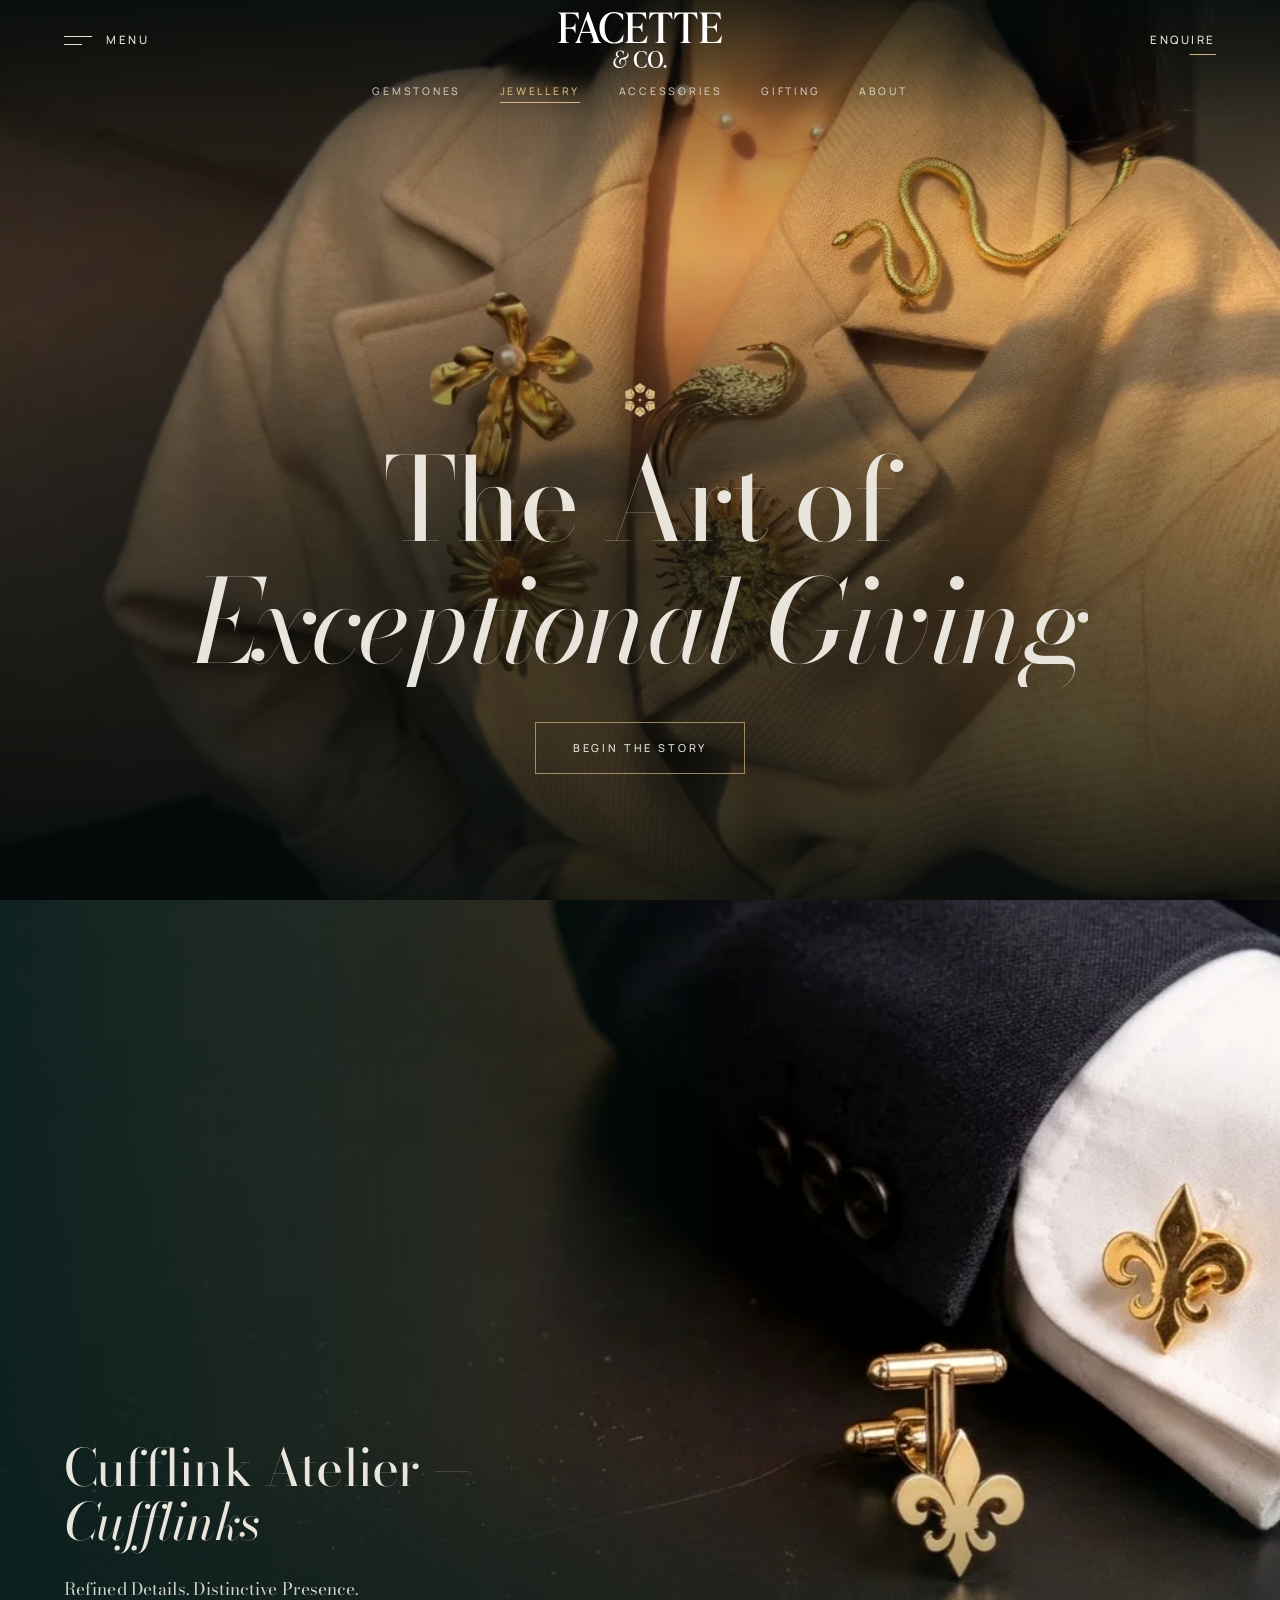
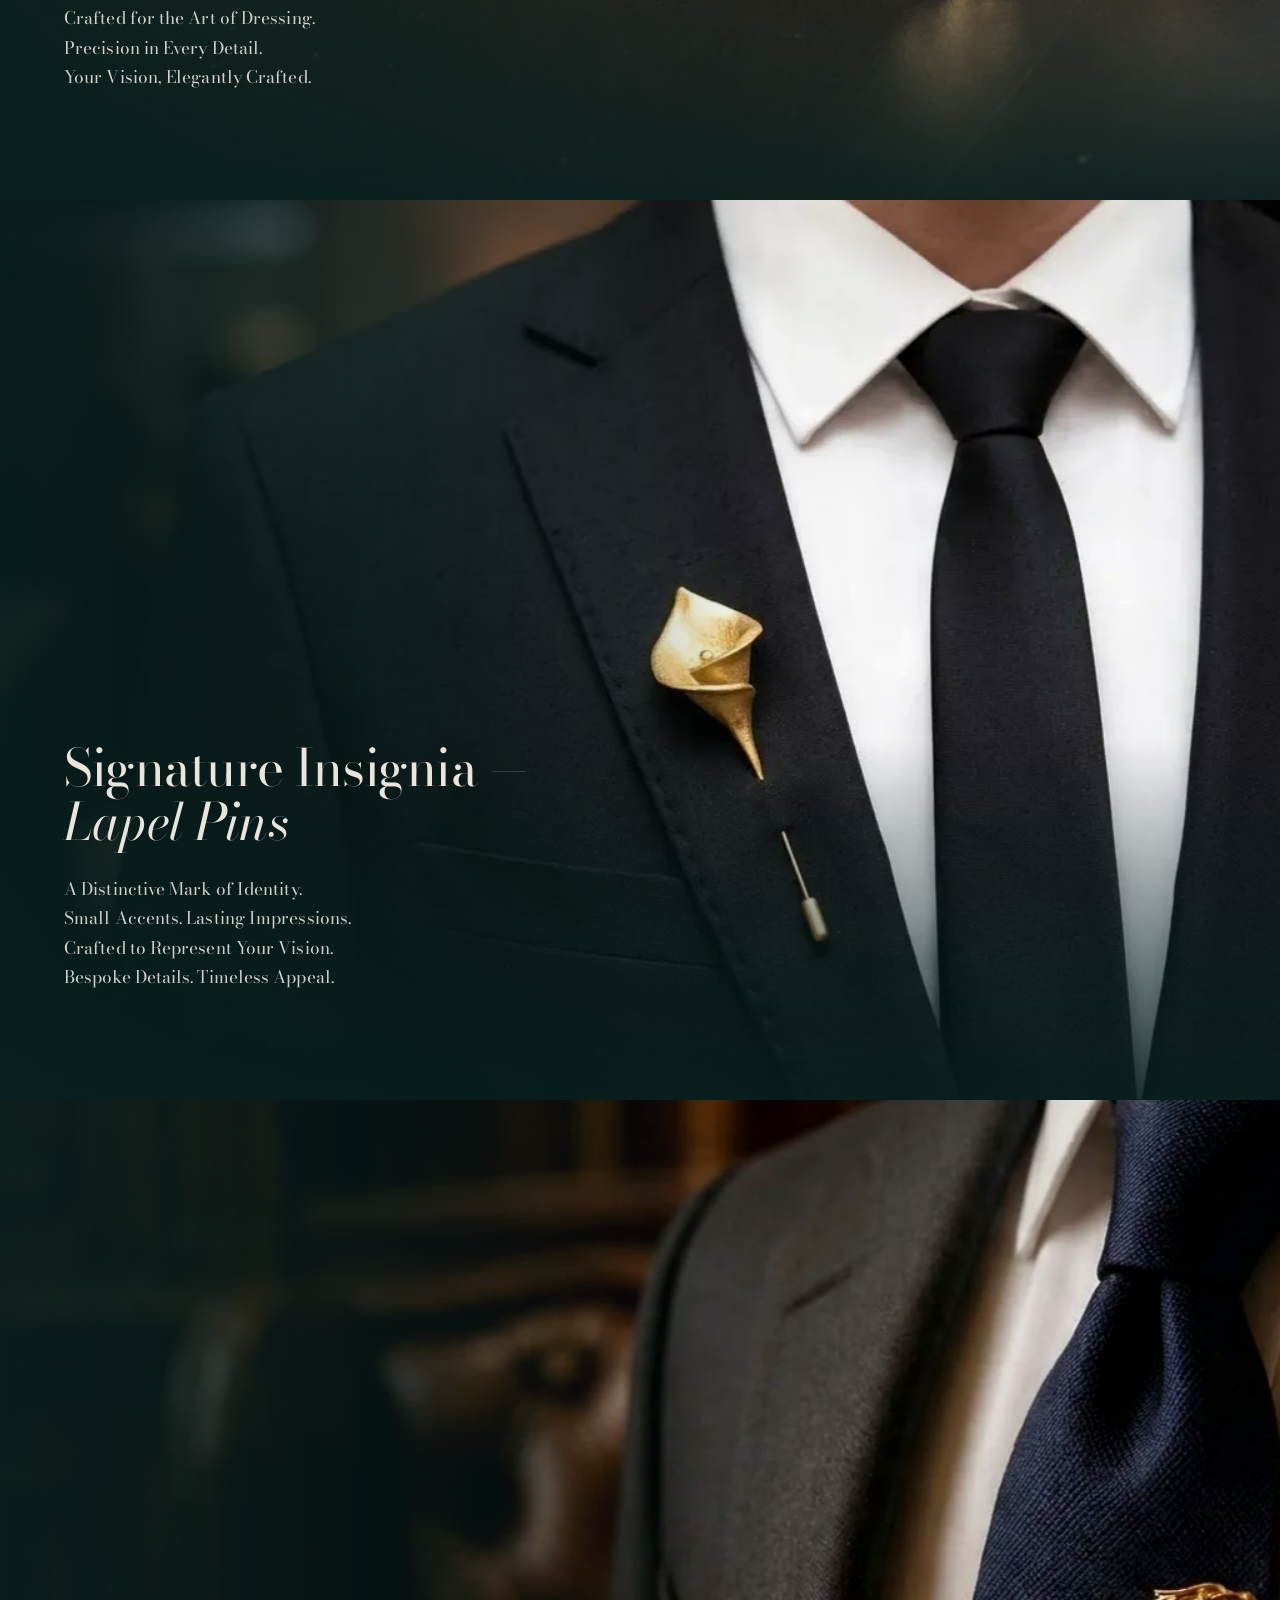
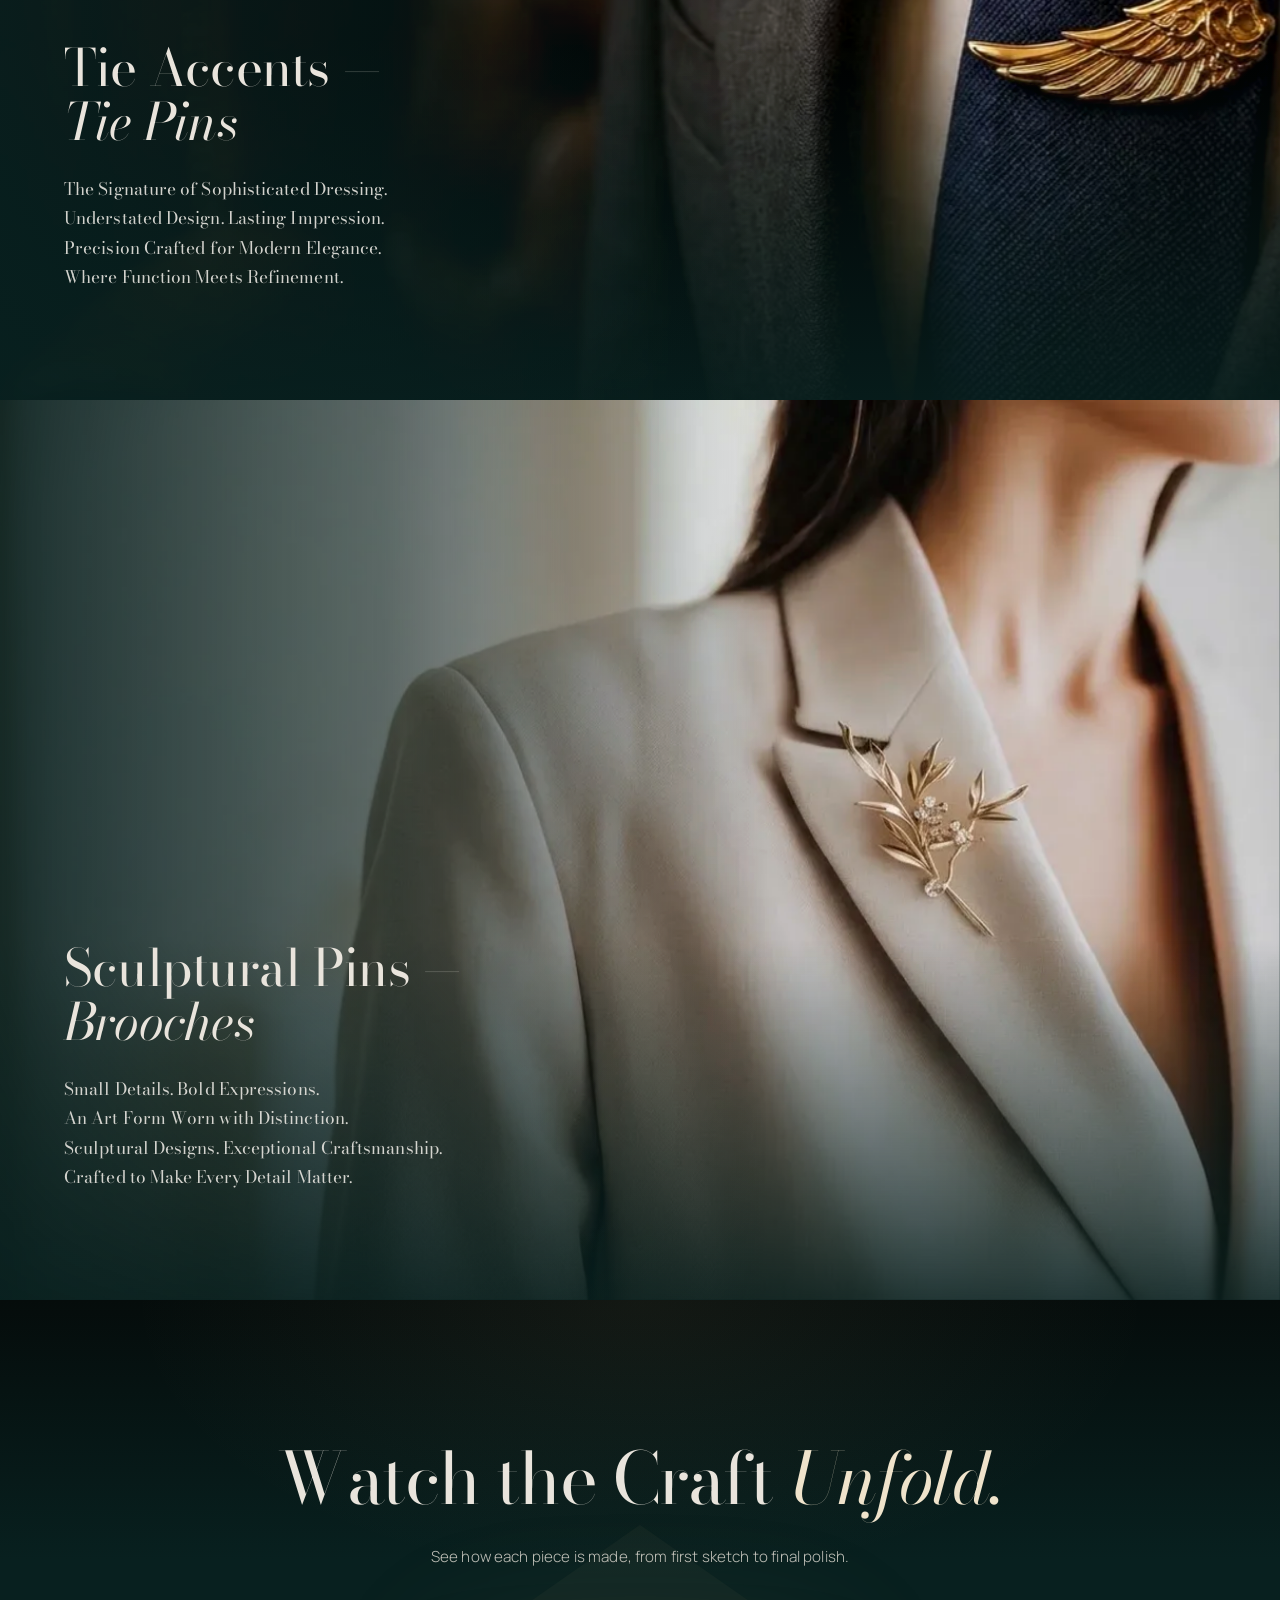
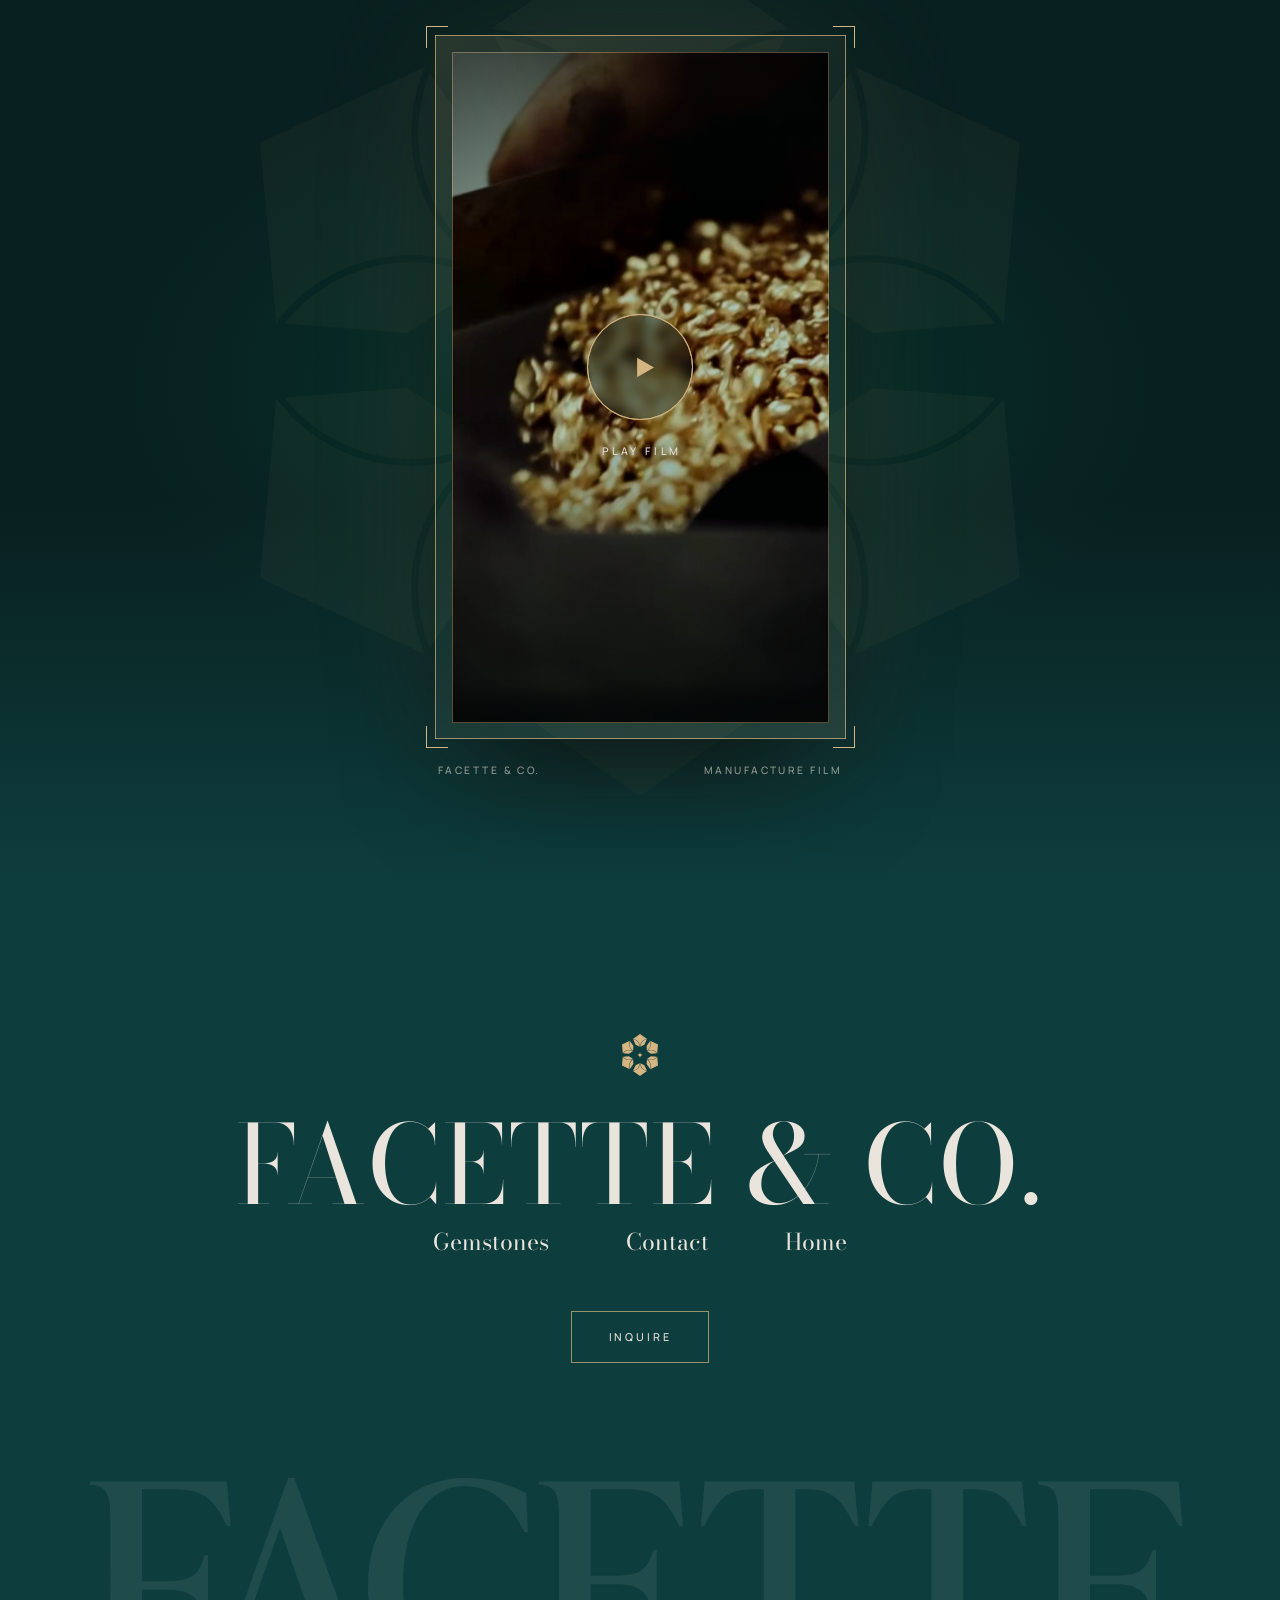
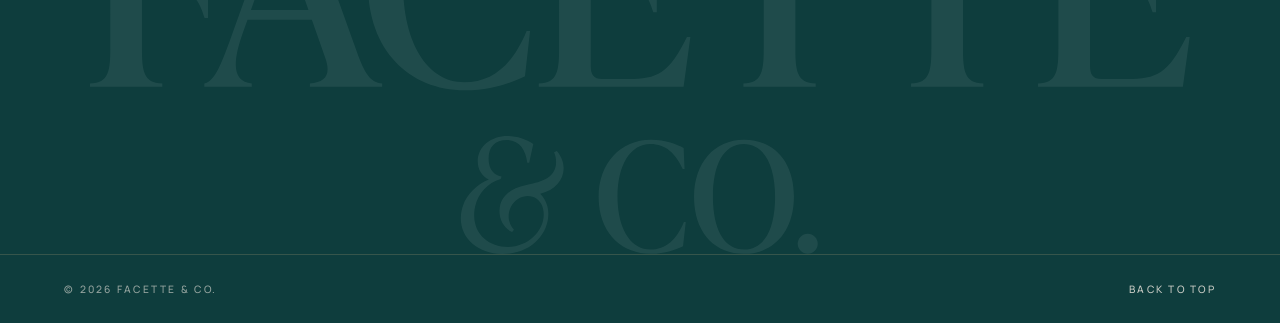
<file: facette-fine-jewellery-manufacture/index.html>
<!DOCTYPE html>
<html lang="en">
<head>
<meta charset="utf-8">
<meta name="viewport" content="width=device-width, initial-scale=1, viewport-fit=cover">
<title>The Art of Exceptional Giving — Facette &amp; Co.</title>
<meta name="description" content="From design and CAD to casting, stone setting and finishing: how fine jewellery is made at Facette &amp; Co.">
<meta name="theme-color" content="#0E3D3D">
<meta property="og:title" content="The Art of Exceptional Giving — Facette &amp; Co.">
<meta property="og:description" content="From design and CAD to casting, stone setting and finishing: how fine jewellery is made at Facette &amp; Co.">
<meta property="og:image" content="assets/img/hero-1672.jpg">
<link rel="icon" type="image/svg+xml" href="assets/logo/mark-gold.svg">
<link rel="preload" href="assets/fonts/BodoniModa-normal.woff2" as="font" type="font/woff2" crossorigin>
<link rel="preload" href="assets/fonts/Manrope-normal.woff2" as="font" type="font/woff2" crossorigin>
<link rel="stylesheet" href="assets/css/manufacture.css">
</head>
<body class="no-js">
<div class="veil" aria-hidden="true"><img src="assets/logo/mark-gold.svg" alt=""></div>
<div class="progress" aria-hidden="true"><i id="progress"></i></div>

<header class="hdr" id="hdr">
  <button class="menu-btn" id="burger" type="button" aria-expanded="false" aria-controls="menu" aria-label="Open menu"><span class="bars" aria-hidden="true"></span><span class="menu-label">Menu</span></button>
  <a class="brand" href="/" aria-label="Facette &amp; Co."><img class="wm" src="assets/logo/wordmark-ivory.svg" alt="Facette &amp; Co."><img class="ic" src="assets/logo/mark-gold.svg" alt=""></a>
  <a class="enquire" href="#inquire">Enquire</a>
  <nav class="links" aria-label="Primary">
    <a href="/gemstones">Gemstones</a>
    <a href="/jewellery" aria-current="page">Jewellery</a>
    <a href="/accessories">Accessories</a>
    <a href="/gifting">Gifting</a>
    <a href="/about">About</a>
  </nav>
</header>

<nav class="menu" id="menu" aria-label="Story chapters">
  <img class="menu-mark" src="assets/logo/mark-gold.svg" alt="">
  <ul>
      <li><a href="#s0" data-go="0" style="--i:0">The Art of Exceptional Giving</a></li>
      <li><a href="#s1" data-go="1" style="--i:1">Cufflinks</a></li>
      <li><a href="#s2" data-go="2" style="--i:2">Lapel Pins</a></li>
      <li><a href="#s3" data-go="3" style="--i:3">Tie Pins</a></li>
      <li><a href="#s4" data-go="4" style="--i:4">Brooches</a></li>
      <li><a href="#film" data-film style="--i:5">Manufacture Film</a></li>
  </ul>
</nav>

<main>
<div class="story" id="story">
  <div class="stage" id="stage">
    <section class="scene scene--hero" id="s0" aria-label="Introduction">
      <div class="scene__media">
        <picture>
          <source type="image/webp" srcset="assets/img/hero-800.webp 800w, assets/img/hero-1280.webp 1280w, assets/img/hero-1672.webp 1672w" sizes="100vw">
          <img src="assets/img/hero-1672.jpg" srcset="assets/img/hero-800.jpg 800w, assets/img/hero-1280.jpg 1280w, assets/img/hero-1672.jpg 1672w" sizes="100vw" alt="Hands sketching jewellery designs at a sunlit desk, holding a sculptural gold piece beside pearls, gold earrings and an open design book" width="1672" height="941" decoding="async" fetchpriority="high">
        </picture>
      </div>
      <div class="hero__veil"></div>
      <div class="scene__dim"></div>
      <div class="hero__inner">
        <img class="hero__mark" src="assets/logo/mark-gold.svg" alt="" width="30" height="34">
        <h1 class="hero__title" aria-label="The Art of Exceptional Giving"><span class="line"><span>The Art of</span></span><span class="line line--it"><span>Exceptional Giving</span></span></h1>
        <div class="hero__row"><a class="pill" href="#s1" data-go="1">Begin the story</a></div>
      </div>
    </section>
    <section class="scene" id="s1" aria-label="Cufflinks">
      <div class="scene__media">
        <picture>
          <source type="image/webp" data-srcset="assets/img/cad-800.webp 800w, assets/img/cad-1280.webp 1280w, assets/img/cad-1672.webp 1672w" sizes="100vw">
          <img data-src="assets/img/cad-1672.jpg" data-srcset="assets/img/cad-800.jpg 800w, assets/img/cad-1280.jpg 1280w, assets/img/cad-1672.jpg 1672w" sizes="100vw" alt="A designer sketching ring concepts beside a monitor showing a 3D model of an emerald-cut ring, with green resin ring prototypes next to a 3D printer" width="1672" height="941" decoding="async" style="--sc:1;--tx:0%">
        </picture>
      </div>
      <div class="scene__shade"></div>
      <div class="scene__dim"></div>
      <div class="scene__text">
        <h2 data-l2="Cufflinks">Cufflink Atelier — Cufflinks</h2>
        <p class="body">Refined Details. Distinctive Presence.<br>Crafted for the Art of Dressing.<br>Precision in Every Detail.<br>Your Vision, Elegantly Crafted.</p>
      </div>
    </section>
    <section class="scene" id="s2" aria-label="Lapel Pins">
      <div class="scene__media">
        <picture>
          <source type="image/webp" data-srcset="assets/img/casting-800.webp 800w, assets/img/casting-1280.webp 1280w, assets/img/casting-1672.webp 1672w" sizes="100vw">
          <img data-src="assets/img/casting-1672.jpg" data-srcset="assets/img/casting-800.jpg 800w, assets/img/casting-1280.jpg 1280w, assets/img/casting-1672.jpg 1672w" sizes="100vw" alt="Molten metal poured from a crucible into a casting flask on a workshop bench, beside a tray of green resin ring patterns" width="1672" height="941" decoding="async" style="--sc:1;--tx:0%">
        </picture>
      </div>
      <div class="scene__shade"></div>
      <div class="scene__dim"></div>
      <div class="scene__text">
        <h2 data-l2="Lapel Pins">Signature Insignia — Lapel Pins</h2>
        <p class="body">A Distinctive Mark of Identity.<br>Small Accents. Lasting Impressions.<br>Crafted to Represent Your Vision.<br>Bespoke Details. Timeless Appeal.</p>
      </div>
    </section>
    <section class="scene" id="s3" aria-label="Tie Pins">
      <div class="scene__media">
        <picture>
          <source type="image/webp" data-srcset="assets/img/setting-800.webp 800w, assets/img/setting-1280.webp 1280w, assets/img/setting-1671.webp 1671w" sizes="100vw">
          <img data-src="assets/img/setting-1671.jpg" data-srcset="assets/img/setting-800.jpg 800w, assets/img/setting-1280.jpg 1280w, assets/img/setting-1671.jpg 1671w" sizes="100vw" alt="A jeweller using tweezers to place an emerald-cut diamond into a ring held on a bench block, beside a sketchbook of ring designs and a tray of loose diamonds" width="1671" height="941" decoding="async" style="--sc:1;--tx:0%">
        </picture>
      </div>
      <div class="scene__shade"></div>
      <div class="scene__dim"></div>
      <div class="scene__text">
        <h2 data-l2="Tie Pins">Tie Accents — Tie Pins</h2>
        <p class="body">The Signature of Sophisticated Dressing.<br>Understated Design. Lasting Impression.<br>Precision Crafted for Modern Elegance.<br>Where Function Meets Refinement.</p>
      </div>
    </section>
    <section class="scene" id="s4" aria-label="Brooches">
      <div class="scene__media">
        <picture>
          <source type="image/webp" data-srcset="assets/img/finishing-800.webp 800w, assets/img/finishing-1280.webp 1280w, assets/img/finishing-1536.webp 1536w" sizes="100vw">
          <img data-src="assets/img/finishing-1536.jpg" data-srcset="assets/img/finishing-800.jpg 800w, assets/img/finishing-1280.jpg 1280w, assets/img/finishing-1536.jpg 1536w" sizes="100vw" alt="Hands holding a finished emerald-cut diamond halo ring with a polishing cloth, beside a design sketchbook, a loupe and a tray of diamonds" width="1536" height="1024" decoding="async" style="--sc:1;--tx:0%">
        </picture>
      </div>
      <div class="scene__shade"></div>
      <div class="scene__dim"></div>
      <div class="scene__text">
        <h2 data-l2="Brooches">Sculptural Pins — Brooches</h2>
        <p class="body">Small Details. Bold Expressions.<br>An Art Form Worn with Distinction.<br>Sculptural Designs. Exceptional Craftsmanship.<br>Crafted to Make Every Detail Matter.</p>
      </div>
    </section>
  </div>
</div>

<!-- ============================ MANUFACTURE FILM ============================
  Your video: save it as assets/video/manufacture.mp4 (H.264 / AAC, 16:9 recommended).
  Prefer YouTube or Vimeo? Add data-embed to #filmScreen, e.g.
    data-embed="https://www.youtube.com/embed/VIDEO_ID"
    data-embed="https://player.vimeo.com/video/VIDEO_ID"
  The poster is assets/img/casting-1280.jpg; swap the file (or the two src attributes) for your own still.
-->
<section class="film" id="film" aria-labelledby="filmTitle">
  <img class="film__mark" src="assets/logo/mark-gold.svg" alt="" aria-hidden="true">
  <div class="film__head">
    <h2 class="film__title" id="filmTitle">Watch the Craft <em>Unfold.</em></h2>
    <p class="film__lede reveal">See how each piece is made, from first sketch to final polish.</p>
  </div>

  <div class="film__stage" id="filmStage">
    <div class="film__frame">
      <i class="film__edge film__edge--t"></i><i class="film__edge film__edge--r"></i><i class="film__edge film__edge--b"></i><i class="film__edge film__edge--l"></i>
      <i class="film__corner film__corner--tl"></i><i class="film__corner film__corner--tr"></i><i class="film__corner film__corner--bl"></i><i class="film__corner film__corner--br"></i>

      <div class="film__screen" id="filmScreen" data-embed="">
        <video id="filmVideo" playsinline preload="metadata" controls poster="assets/img/film-poster.jpg">
          <source src="assets/video/manufacture.mp4" type="video/mp4">
        </video>

        <div class="film__poster" aria-hidden="true">
          <div class="film__kb"><img src="assets/img/film-poster.jpg" alt="" width="720" height="1280" decoding="async"></div>
          <div class="film__sweep"></div>
        </div>

        <button class="film__play" id="filmPlay" type="button" aria-label="Play manufacture film">
          <span class="film__disc"><svg viewBox="0 0 24 24" aria-hidden="true"><path d="M7 4.5v15l13-7.5z"/></svg></span>
          <span class="film__label" id="filmLabel">Play Film</span>
        </button>

        <div class="film__bar" id="filmBar">
          <button class="fb fb--play" id="filmToggle" type="button" aria-label="Play or pause">
            <svg class="i-play" viewBox="0 0 24 24" aria-hidden="true"><path d="M7 4.5v15l13-7.5z"/></svg>
            <svg class="i-pause" viewBox="0 0 24 24" aria-hidden="true"><path d="M6 4.5h4.2v15H6zM13.8 4.5H18v15h-4.2z"/></svg>
          </button>
          <span class="film__time" id="filmTime">0:00 / 0:00</span>
          <input class="film__seek" id="filmSeek" type="range" min="0" max="1000" value="0" step="1" aria-label="Seek">
          <button class="fb fb--mute" id="filmMute" type="button" aria-label="Mute">
            <svg class="i-vol" viewBox="0 0 24 24" aria-hidden="true"><path d="M4 9.5v5h3.6l4.9 4V5.5l-4.9 4zM15.5 8.3a5 5 0 0 1 0 7.4l-1.2-1.2a3.3 3.3 0 0 0 0-5zM18 5.8a8.6 8.6 0 0 1 0 12.4l-1.2-1.2a6.9 6.9 0 0 0 0-10z"/></svg>
            <svg class="i-mute" viewBox="0 0 24 24" aria-hidden="true"><path d="M4 9.5v5h3.6l4.9 4V5.5l-4.9 4zM15 9.4l1.4-1.4 2.1 2.1 2.1-2.1L22 9.4l-2.1 2.1 2.1 2.1-1.4 1.4-2.1-2.1-2.1 2.1-1.4-1.4 2.1-2.1z"/></svg>
          </button>
          <button class="fb fb--fs" id="filmFs" type="button" aria-label="Full screen">
            <svg viewBox="0 0 24 24" aria-hidden="true"><path d="M4 4h6v2H6v4H4zM14 4h6v6h-2V6h-4zM4 14h2v4h4v2H4zM18 14h2v6h-6v-2h4z"/></svg>
          </button>
        </div>
        <p class="film__note" id="filmNote" role="status" aria-live="polite"></p>
      </div>
    </div>
  </div>
  <div class="film__meta" style="width:min(1180px,100%);margin-left:auto;margin-right:auto;position:relative;z-index:1"><span>Facette &amp; Co.</span><span id="filmDur">Manufacture Film</span></div>
</section>
</main>

<footer class="footer" id="inquire">
  <div class="footer__cta">
    <img class="footer__logo reveal" src="assets/logo/mark-gold.svg" alt="">
    <p class="footer__mark reveal">Facette &amp; Co.</p>
    <nav class="footer__links reveal" aria-label="Footer">
      <a href="/gemstones">Gemstones</a>
      <a href="/contact">Contact</a>
      <a href="/">Home</a>
    </nav>
    <div class="footer__cta-btn reveal"><a class="pill" href="/contact">Inquire</a></div>
  </div>
  <img class="footer__wm" src="assets/logo/wordmark-ivory.svg" alt="" aria-hidden="true">
  <div class="footer__bar">
    <span>&copy; 2026 Facette &amp; Co.</span>
    <a href="#s0" data-go="0">Back to top</a>
  </div>
</footer>

<script src="assets/js/manufacture.js"></script>
</body>
</html>
</file>
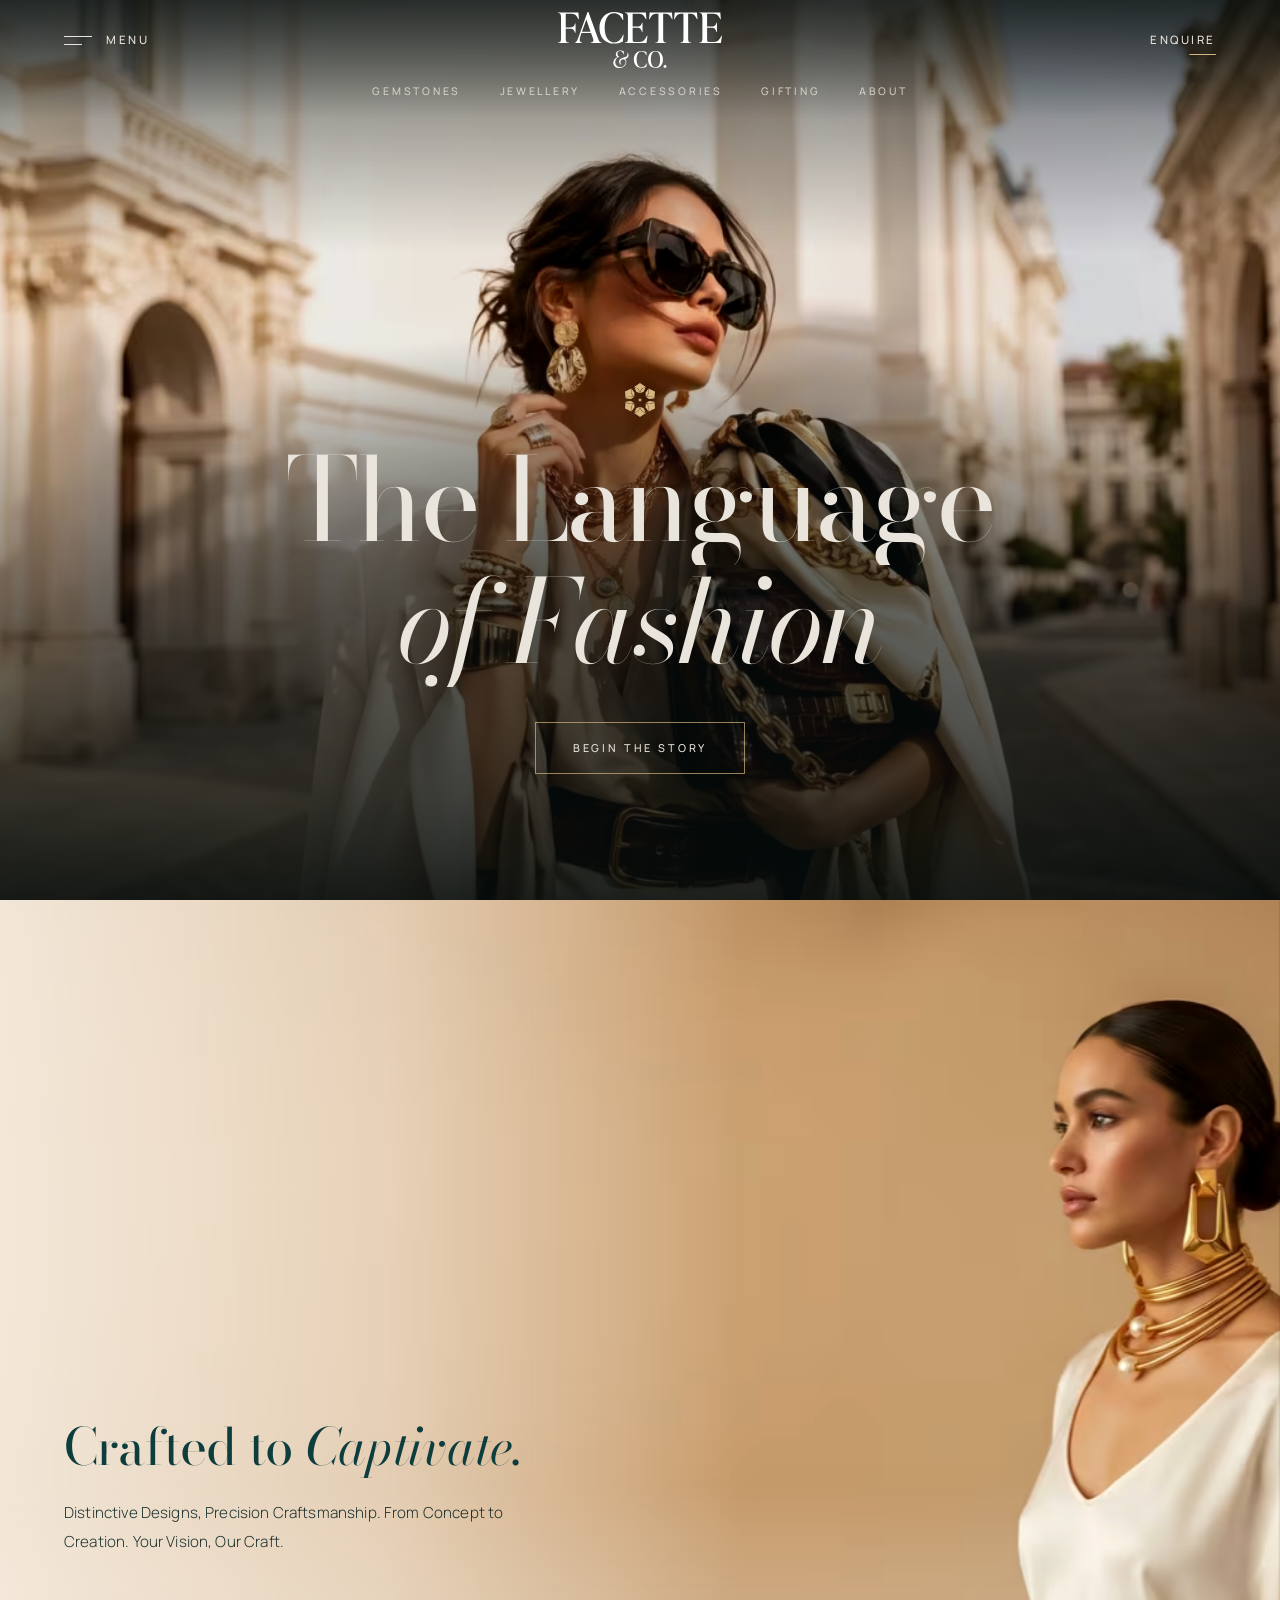
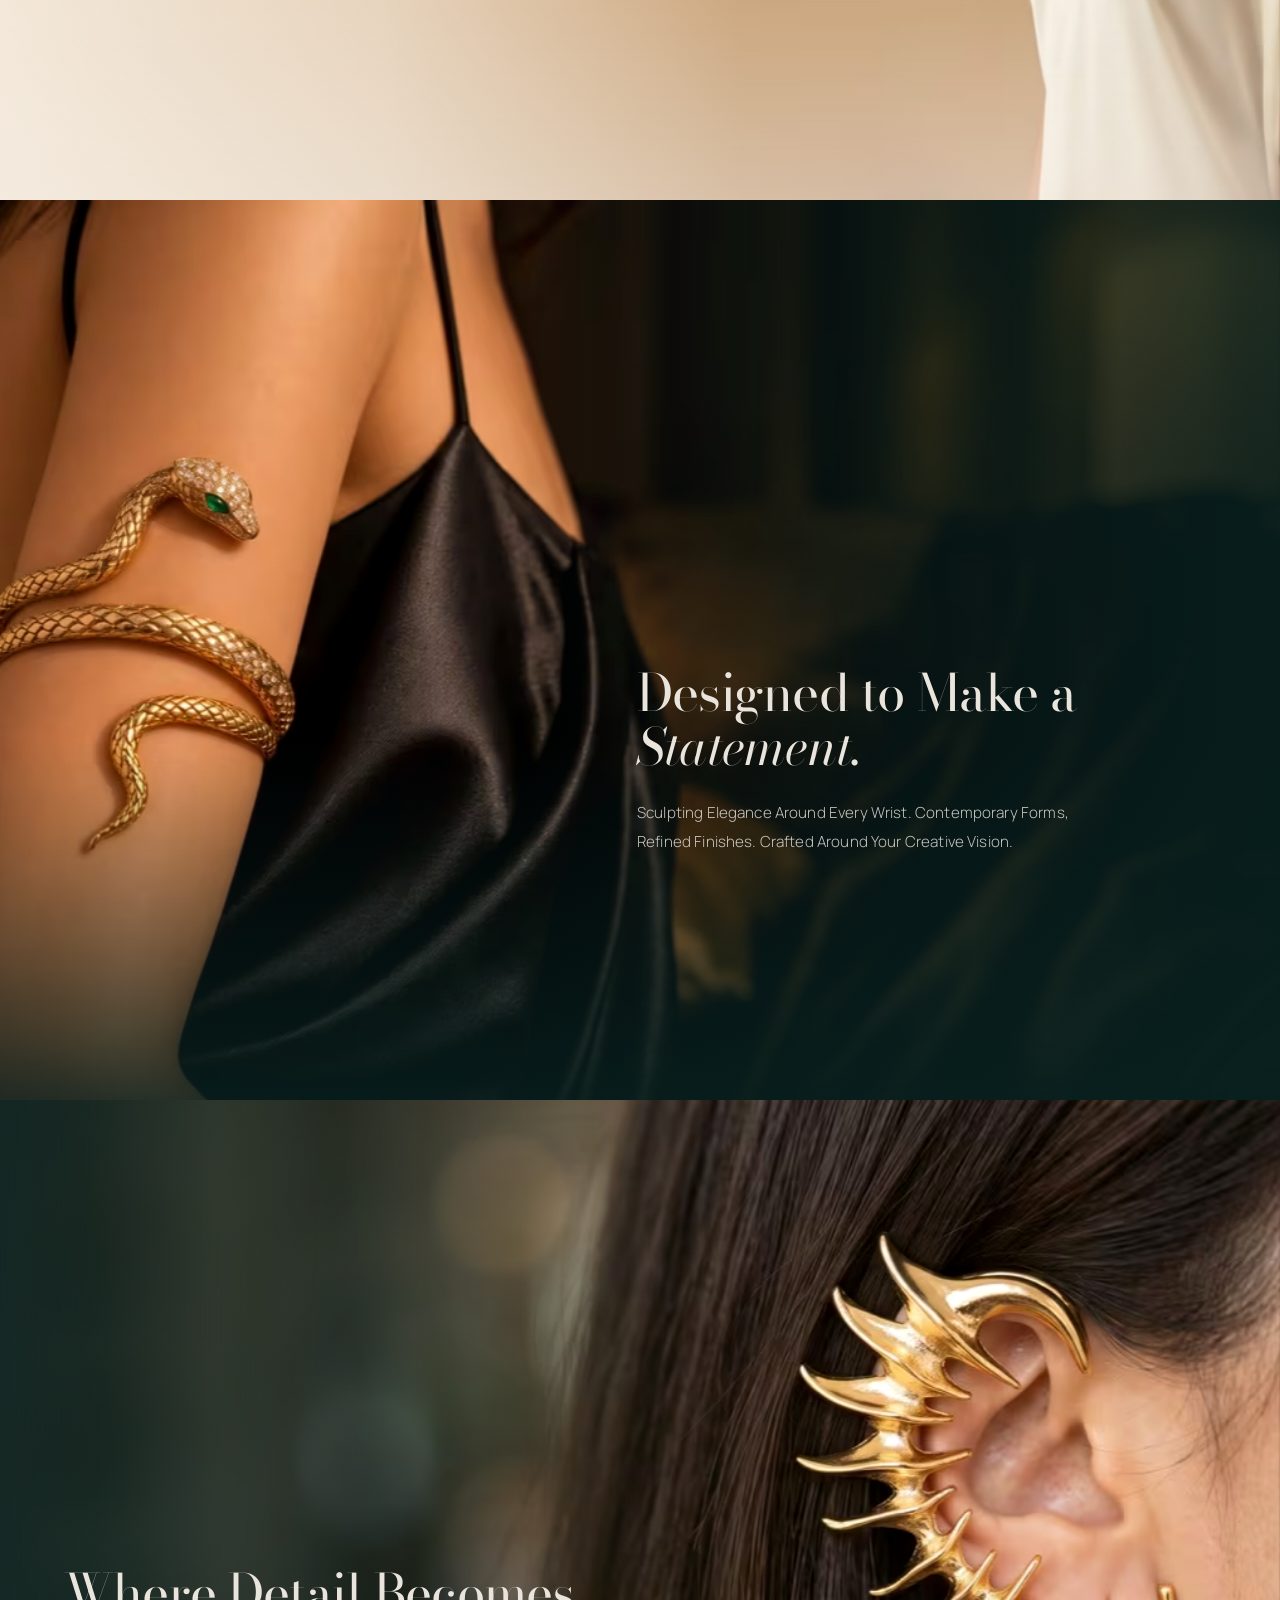
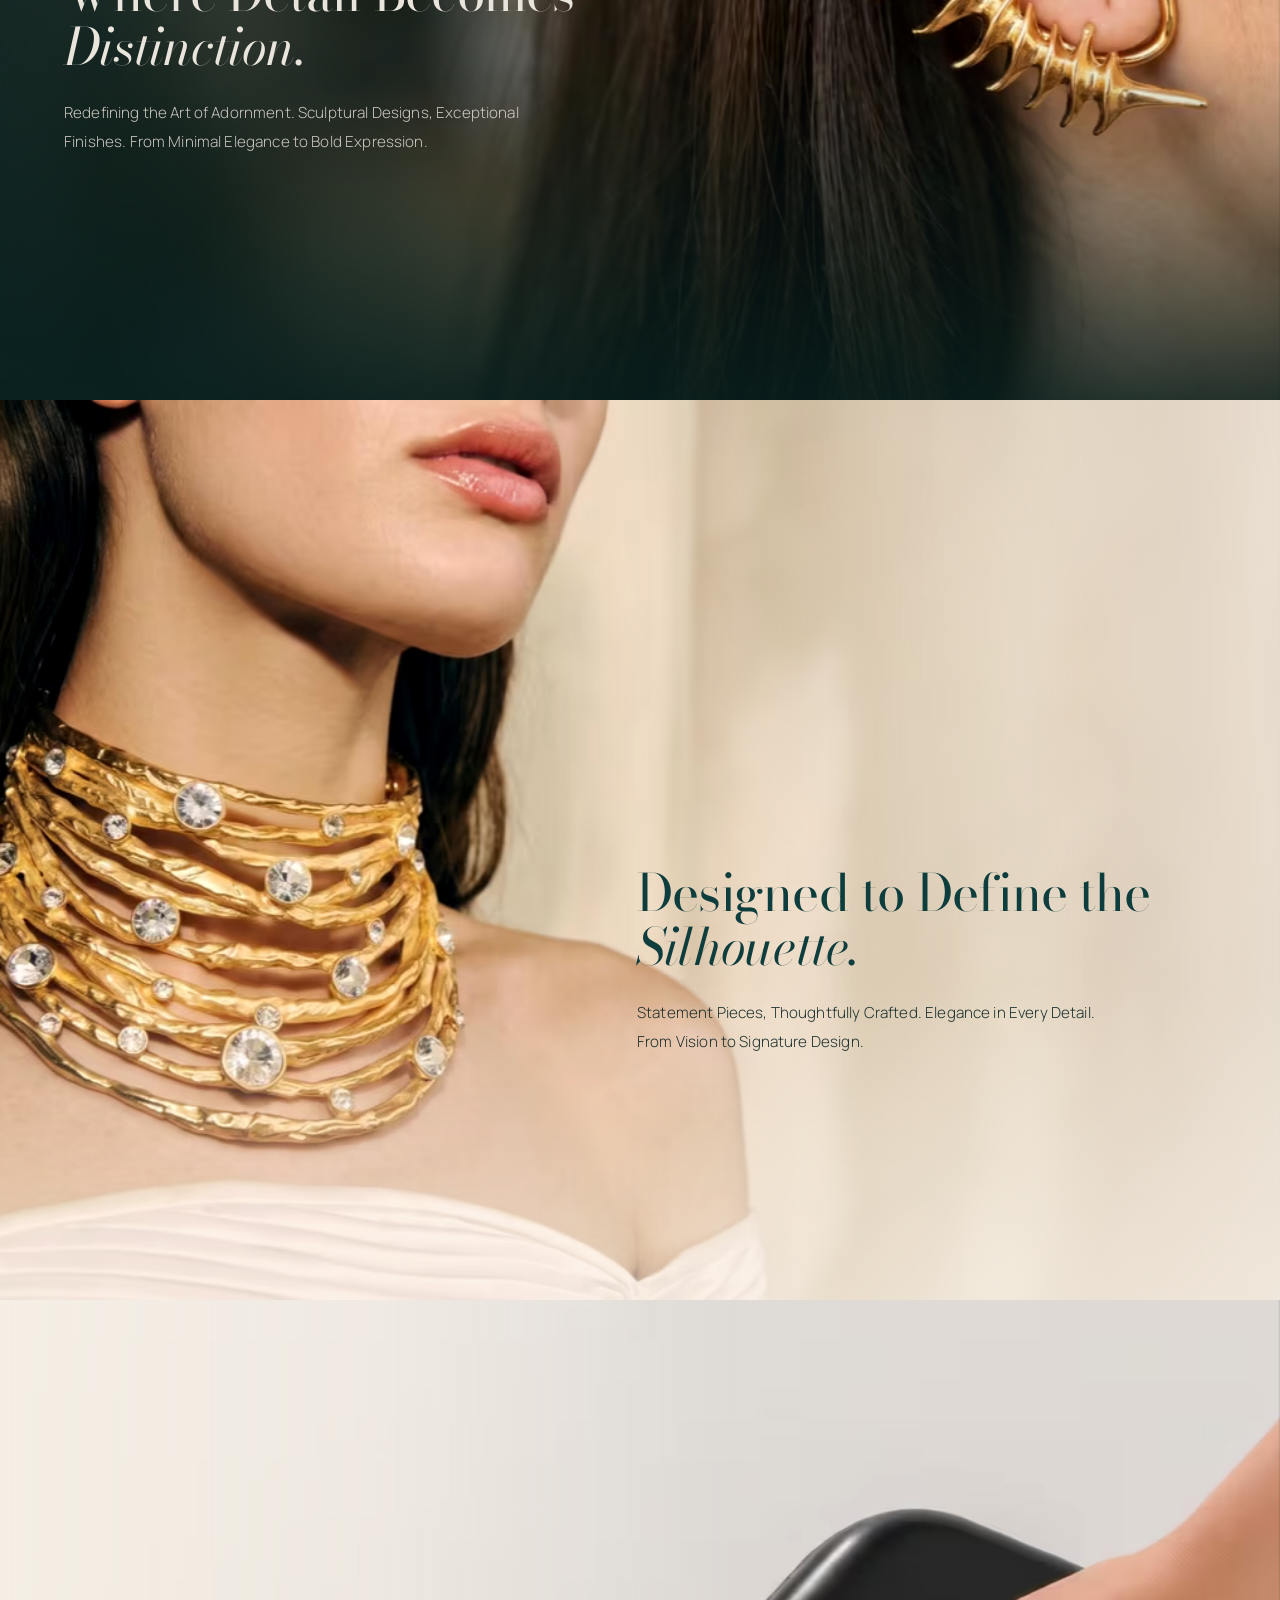
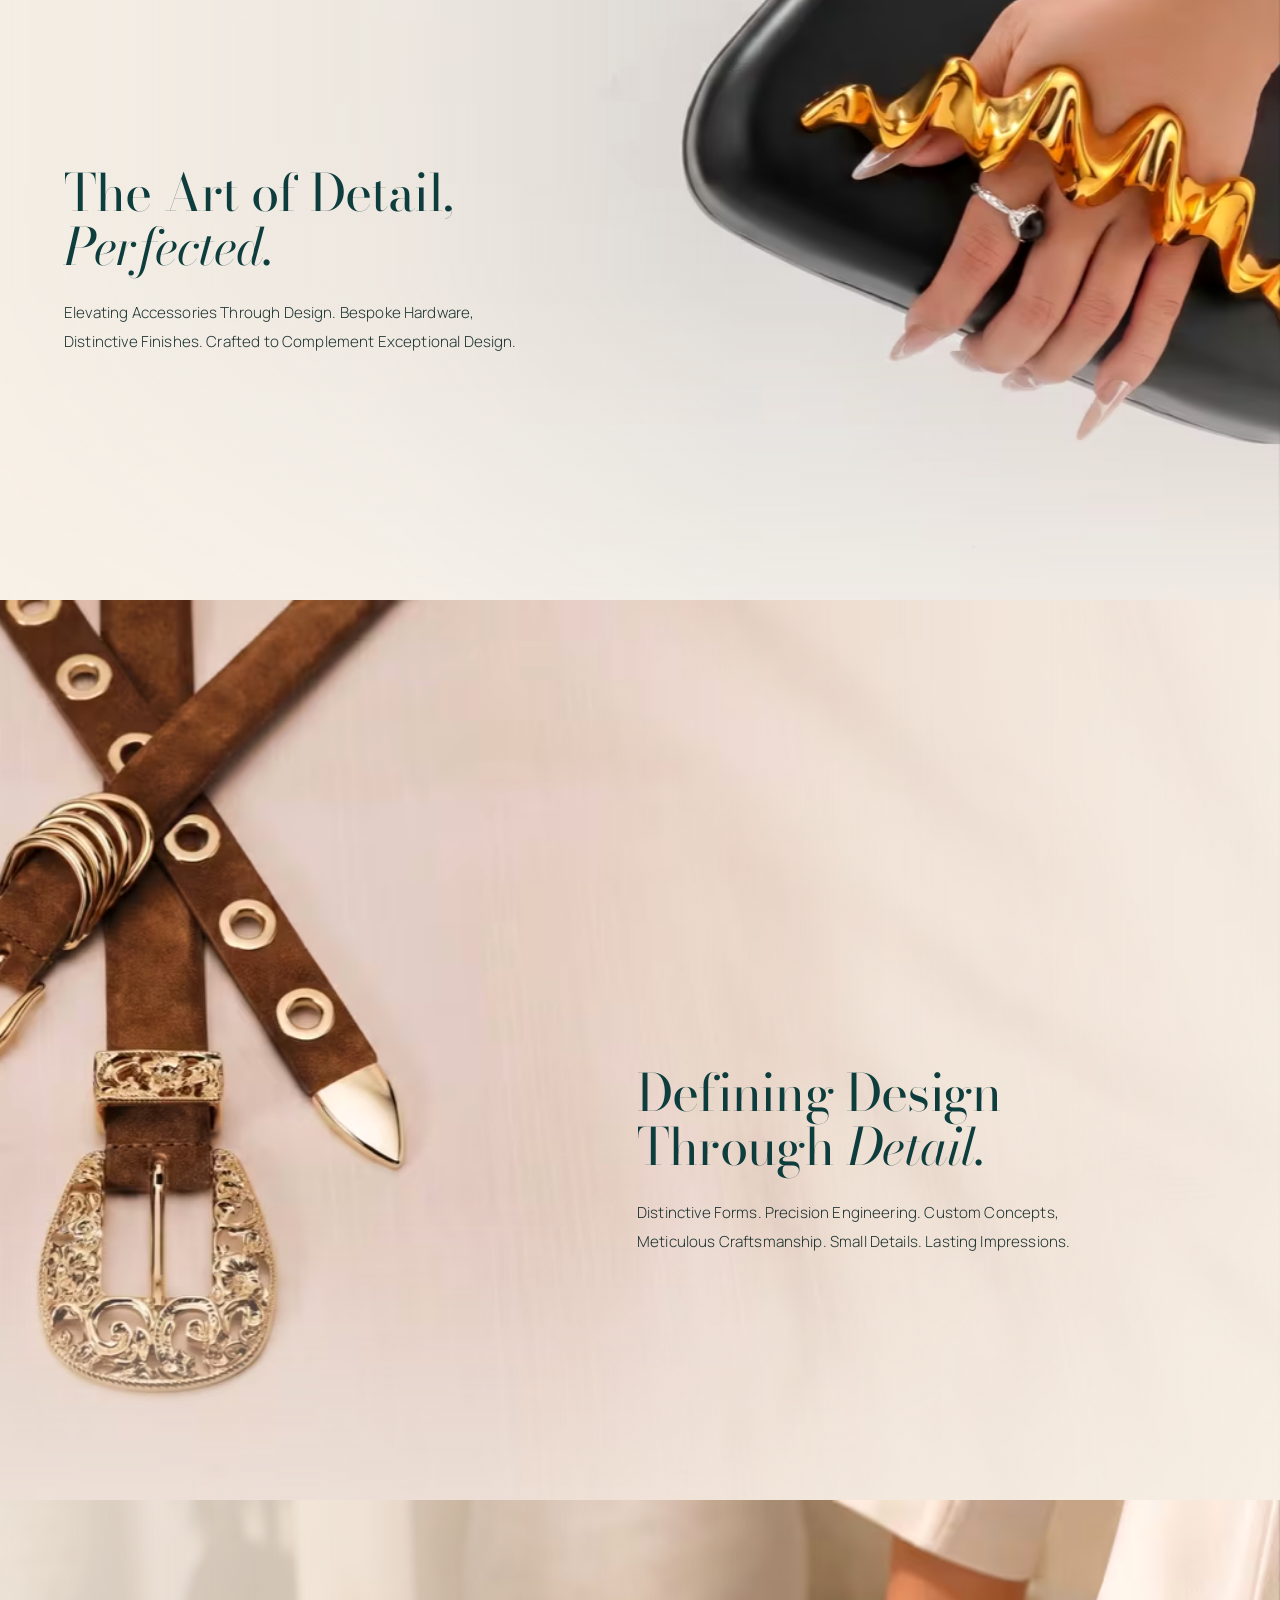
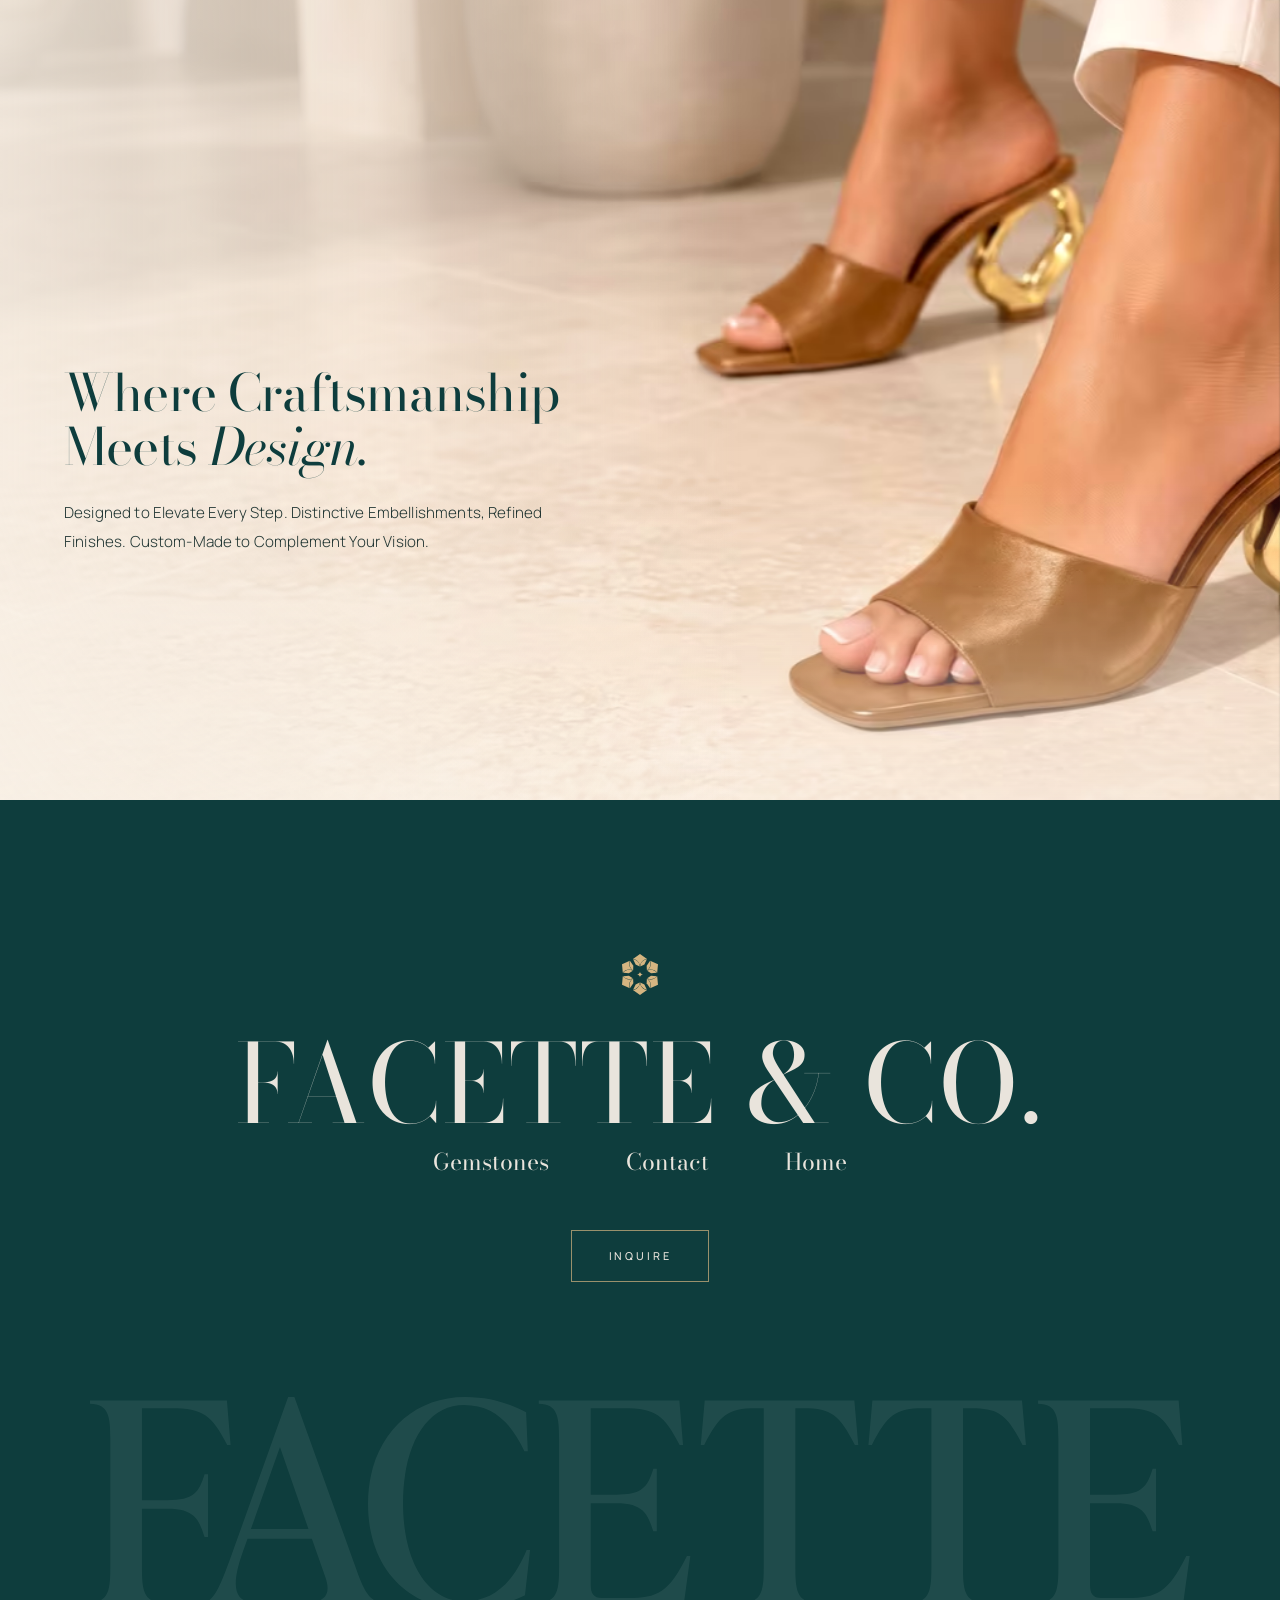
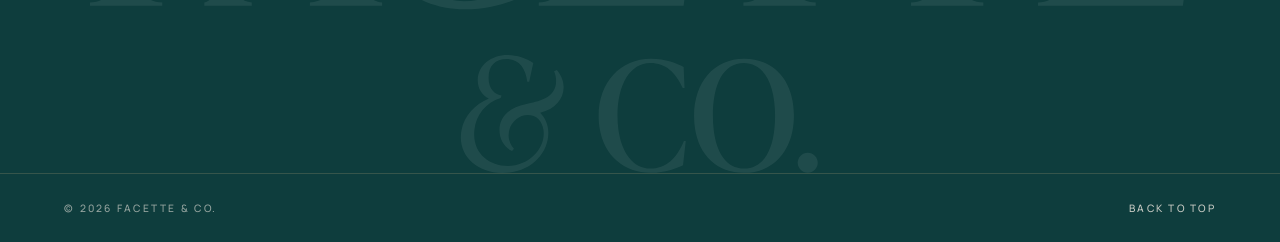
<file: fashion asscessior/index.html>
<!DOCTYPE html>
<html lang="en">
<head>
<meta charset="utf-8">
<meta name="viewport" content="width=device-width, initial-scale=1, viewport-fit=cover">
<title>The Language of Fashion — Facette &amp; Co.</title>
<meta name="description" content="Jewellery, adornments, bag hardware, buckles and footwear embellishments, designed and crafted to your vision by Facette &amp; Co.">
<meta name="theme-color" content="#0E3D3D">
<meta property="og:title" content="The Language of Fashion — Facette &amp; Co.">
<meta property="og:description" content="Jewellery, adornments, bag hardware, buckles and footwear embellishments, designed and crafted to your vision by Facette &amp; Co.">
<meta property="og:image" content="assets/img/hero-1672.jpg">
<link rel="icon" type="image/svg+xml" href="assets/logo/mark-gold.svg">
<link rel="preload" href="assets/fonts/BodoniModa-normal.woff2" as="font" type="font/woff2" crossorigin>
<link rel="preload" href="assets/fonts/Manrope-normal.woff2" as="font" type="font/woff2" crossorigin>
<link rel="stylesheet" href="assets/css/gemstone-blog.css">
</head>
<body class="no-js">
<div class="veil" aria-hidden="true"><img src="assets/logo/mark-gold.svg" alt=""></div>
<div class="progress" aria-hidden="true"><i id="progress"></i></div>

<header class="hdr" id="hdr">
  <button class="menu-btn" id="burger" type="button" aria-expanded="false" aria-controls="menu" aria-label="Open menu"><span class="bars" aria-hidden="true"></span><span class="menu-label">Menu</span></button>
  <a class="brand" href="/" aria-label="Facette &amp; Co."><img class="wm" src="assets/logo/wordmark-ivory.svg" alt="Facette &amp; Co."><img class="ic" src="assets/logo/mark-gold.svg" alt=""></a>
  <a class="enquire" href="#inquire">Enquire</a>
  <nav class="links" aria-label="Primary">
    <a href="/gemstones">Gemstones</a>
    <a href="/jewellery">Jewellery</a>
    <a href="/accessories">Accessories</a>
    <a href="/gifting">Gifting</a>
    <a href="/about">About</a>
  </nav>
</header>

<nav class="menu" id="menu" aria-label="Story chapters">
  <img class="menu-mark" src="assets/logo/mark-gold.svg" alt="">
  <ul>
      <li><a href="#s0" data-go="0" style="--i:0">The Language of Fashion</a></li>
      <li><a href="#s1" data-go="1" style="--i:1">Jewellery &amp; Adornments</a></li>
      <li><a href="#s2" data-go="2" style="--i:2">Wrist &amp; Arm Adornments</a></li>
      <li><a href="#s3" data-go="3" style="--i:3">Ear Adornments</a></li>
      <li><a href="#s4" data-go="4" style="--i:4">Neckline Adornments</a></li>
      <li><a href="#s5" data-go="5" style="--i:5">Luxury Bag Hardware &amp; Embellishments</a></li>
      <li><a href="#s6" data-go="6" style="--i:6">Signature Buckles &amp; Fastenings</a></li>
      <li><a href="#s7" data-go="7" style="--i:7">Footwear Hardware &amp; Embellishments</a></li>
  </ul>
</nav>

<main class="story" id="story">
  <div class="stage" id="stage">
    <section class="scene scene--hero" id="s0" aria-label="Introduction">
      <div class="scene__media">
        <picture>
        <source type="image/avif" srcset="assets/img/hero-800.avif 800w, assets/img/hero-1280.avif 1280w, assets/img/hero-1672.avif 1672w, assets/img/hero-2576.avif 2576w" sizes="100vw">
        <source type="image/webp" srcset="assets/img/hero-800.webp 800w, assets/img/hero-1280.webp 1280w, assets/img/hero-1672.webp 1672w, assets/img/hero-2576.webp 2576w" sizes="100vw">
        <img src="assets/img/hero-2576.jpg" srcset="assets/img/hero-800.jpg 800w, assets/img/hero-1280.jpg 1280w, assets/img/hero-1672.jpg 1672w, assets/img/hero-2576.jpg 2576w" sizes="100vw" alt="A woman in sunglasses styled with layered gold jewellery, a silk scarf and a chain-handle bag on a sunlit street" width="2576" height="1438" fetchpriority="high" decoding="async">
        </picture>
      </div>
      <div class="hero__veil"></div>
      <div class="scene__dim"></div>
      <div class="hero__inner">
        <img class="hero__mark" src="assets/logo/mark-gold.svg" alt="" width="30" height="34">
        <h1 class="hero__title"><span class="line"><span>The Language</span></span><span class="line line--it"><span>of Fashion</span></span></h1>
        <div class="hero__row"><a class="pill" href="#s1" data-go="1">Begin the story</a></div>
      </div>
    </section>
    <section class="scene scene--light" id="s1" aria-label="Jewellery &amp; Adornments">
      <div class="scene__media">
        <picture>
        <source type="image/avif" data-srcset="assets/img/jewellery-800.avif 800w, assets/img/jewellery-1280.avif 1280w, assets/img/jewellery-1672.avif 1672w, assets/img/jewellery-2576.avif 2576w" sizes="100vw">
        <source type="image/webp" data-srcset="assets/img/jewellery-800.webp 800w, assets/img/jewellery-1280.webp 1280w, assets/img/jewellery-1672.webp 1672w, assets/img/jewellery-2576.webp 2576w" sizes="100vw">
        <img data-src="assets/img/jewellery-2576.jpg" data-srcset="assets/img/jewellery-800.jpg 800w, assets/img/jewellery-1280.jpg 1280w, assets/img/jewellery-1672.jpg 1672w, assets/img/jewellery-2576.jpg 2576w" sizes="100vw" alt="A woman in profile wearing a sculptural gold drop earring and a layered gold choker with pearl accents against a warm beige backdrop" width="2576" height="1438" decoding="async" style="--sc:1.03;--tx:0%">
        </picture>
      </div>
      <div class="scene__shade"></div>
      <div class="scene__dim"></div>
      <div class="scene__text">
        <h2>Crafted to Captivate.</h2>
        <p class="body">Distinctive Designs, Precision Craftsmanship. From Concept to Creation. Your Vision, Our Craft.</p>
      </div>
    </section>
    <section class="scene scene--right" id="s2" aria-label="Wrist &amp; Arm Adornments">
      <div class="scene__media">
        <picture>
        <source type="image/avif" data-srcset="assets/img/wrist-arm-800.avif 800w, assets/img/wrist-arm-1280.avif 1280w, assets/img/wrist-arm-1672.avif 1672w, assets/img/wrist-arm-2576.avif 2576w" sizes="100vw">
        <source type="image/webp" data-srcset="assets/img/wrist-arm-800.webp 800w, assets/img/wrist-arm-1280.webp 1280w, assets/img/wrist-arm-1672.webp 1672w, assets/img/wrist-arm-2576.webp 2576w" sizes="100vw">
        <img data-src="assets/img/wrist-arm-2576.jpg" data-srcset="assets/img/wrist-arm-800.jpg 800w, assets/img/wrist-arm-1280.jpg 1280w, assets/img/wrist-arm-1672.jpg 1672w, assets/img/wrist-arm-2576.jpg 2576w" sizes="100vw" alt="A gold serpent armlet set with diamonds and an emerald eye coiled around an upper arm, beside a black satin dress" width="2576" height="1438" decoding="async" style="--sc:1.03;--tx:0%">
        </picture>
      </div>
      <div class="scene__shade"></div>
      <div class="scene__dim"></div>
      <div class="scene__text">
        <h2>Designed to Make a Statement.</h2>
        <p class="body">Sculpting Elegance Around Every Wrist. Contemporary Forms, Refined Finishes. Crafted Around Your Creative Vision.</p>
      </div>
    </section>
    <section class="scene" id="s3" aria-label="Ear Adornments">
      <div class="scene__media">
        <picture>
        <source type="image/avif" data-srcset="assets/img/ear-800.avif 800w, assets/img/ear-1280.avif 1280w, assets/img/ear-1672.avif 1672w, assets/img/ear-2576.avif 2576w" sizes="100vw">
        <source type="image/webp" data-srcset="assets/img/ear-800.webp 800w, assets/img/ear-1280.webp 1280w, assets/img/ear-1672.webp 1672w, assets/img/ear-2576.webp 2576w" sizes="100vw">
        <img data-src="assets/img/ear-2576.jpg" data-srcset="assets/img/ear-800.jpg 800w, assets/img/ear-1280.jpg 1280w, assets/img/ear-1672.jpg 1672w, assets/img/ear-2576.jpg 2576w" sizes="100vw" alt="A sculptural polished gold ear cuff with sweeping winged spikes along the outer edge of an ear" width="2576" height="1438" decoding="async" style="--sc:1.03;--tx:0%">
        </picture>
      </div>
      <div class="scene__shade"></div>
      <div class="scene__dim"></div>
      <div class="scene__text">
        <h2>Where Detail Becomes Distinction.</h2>
        <p class="body">Redefining the Art of Adornment. Sculptural Designs, Exceptional Finishes. From Minimal Elegance to Bold Expression.</p>
      </div>
    </section>
    <section class="scene scene--right scene--light" id="s4" aria-label="Neckline Adornments">
      <div class="scene__media">
        <picture>
        <source type="image/avif" data-srcset="assets/img/neckline-800.avif 800w, assets/img/neckline-1280.avif 1280w, assets/img/neckline-1672.avif 1672w, assets/img/neckline-2576.avif 2576w" sizes="100vw">
        <source type="image/webp" data-srcset="assets/img/neckline-800.webp 800w, assets/img/neckline-1280.webp 1280w, assets/img/neckline-1672.webp 1672w, assets/img/neckline-2576.webp 2576w" sizes="100vw">
        <img data-src="assets/img/neckline-2576.jpg" data-srcset="assets/img/neckline-800.jpg 800w, assets/img/neckline-1280.jpg 1280w, assets/img/neckline-1672.jpg 1672w, assets/img/neckline-2576.jpg 2576w" sizes="100vw" alt="A layered textured gold collar necklace set with large crystal stones worn at the neckline" width="2576" height="1438" decoding="async" style="--sc:1.03;--tx:0%">
        </picture>
      </div>
      <div class="scene__shade"></div>
      <div class="scene__dim"></div>
      <div class="scene__text">
        <h2>Designed to Define the Silhouette.</h2>
        <p class="body">Statement Pieces, Thoughtfully Crafted. Elegance in Every Detail. From Vision to Signature Design.</p>
      </div>
    </section>
    <section class="scene scene--light" id="s5" aria-label="Luxury Bag Hardware &amp; Embellishments">
      <div class="scene__media">
        <picture>
        <source type="image/avif" data-srcset="assets/img/bag-hardware-800.avif 800w, assets/img/bag-hardware-1280.avif 1280w, assets/img/bag-hardware-1672.avif 1672w, assets/img/bag-hardware-2576.avif 2576w" sizes="100vw">
        <source type="image/webp" data-srcset="assets/img/bag-hardware-800.webp 800w, assets/img/bag-hardware-1280.webp 1280w, assets/img/bag-hardware-1672.webp 1672w, assets/img/bag-hardware-2576.webp 2576w" sizes="100vw">
        <img data-src="assets/img/bag-hardware-2576.jpg" data-srcset="assets/img/bag-hardware-800.jpg 800w, assets/img/bag-hardware-1280.jpg 1280w, assets/img/bag-hardware-1672.jpg 1672w, assets/img/bag-hardware-2576.jpg 2576w" sizes="100vw" alt="A hand gripping a black clutch by a sculptural wave-shaped polished gold handle" width="2576" height="1438" decoding="async" style="--sc:1.03;--tx:0%">
        </picture>
      </div>
      <div class="scene__shade"></div>
      <div class="scene__dim"></div>
      <div class="scene__text">
        <h2>The Art of Detail, Perfected.</h2>
        <p class="body">Elevating Accessories Through Design. Bespoke Hardware, Distinctive Finishes. Crafted to Complement Exceptional Design.</p>
      </div>
    </section>
    <section class="scene scene--right scene--light" id="s6" aria-label="Signature Buckles &amp; Fastenings">
      <div class="scene__media">
        <picture>
        <source type="image/avif" data-srcset="assets/img/buckles-800.avif 800w, assets/img/buckles-1280.avif 1280w, assets/img/buckles-1672.avif 1672w, assets/img/buckles-2576.avif 2576w" sizes="100vw">
        <source type="image/webp" data-srcset="assets/img/buckles-800.webp 800w, assets/img/buckles-1280.webp 1280w, assets/img/buckles-1672.webp 1672w, assets/img/buckles-2576.webp 2576w" sizes="100vw">
        <img data-src="assets/img/buckles-2576.jpg" data-srcset="assets/img/buckles-800.jpg 800w, assets/img/buckles-1280.jpg 1280w, assets/img/buckles-1672.jpg 1672w, assets/img/buckles-2576.jpg 2576w" sizes="100vw" alt="Crossed brown suede belts with an ornate engraved gold buckle, gold eyelets and a pointed gold tip" width="2576" height="1438" decoding="async" style="--sc:1.03;--tx:0%">
        </picture>
      </div>
      <div class="scene__shade"></div>
      <div class="scene__dim"></div>
      <div class="scene__text">
        <h2>Defining Design Through Detail.</h2>
        <p class="body">Distinctive Forms. Precision Engineering. Custom Concepts, Meticulous Craftsmanship. Small Details. Lasting Impressions.</p>
      </div>
    </section>
    <section class="scene scene--light" id="s7" aria-label="Footwear Hardware &amp; Embellishments">
      <div class="scene__media">
        <picture>
        <source type="image/avif" data-srcset="assets/img/footwear-800.avif 800w, assets/img/footwear-1280.avif 1280w, assets/img/footwear-1672.avif 1672w, assets/img/footwear-2576.avif 2576w" sizes="100vw">
        <source type="image/webp" data-srcset="assets/img/footwear-800.webp 800w, assets/img/footwear-1280.webp 1280w, assets/img/footwear-1672.webp 1672w, assets/img/footwear-2576.webp 2576w" sizes="100vw">
        <img data-src="assets/img/footwear-2576.jpg" data-srcset="assets/img/footwear-800.jpg 800w, assets/img/footwear-1280.jpg 1280w, assets/img/footwear-1672.jpg 1672w, assets/img/footwear-2576.jpg 2576w" sizes="100vw" alt="Tan leather mule sandals with sculptural open-form polished gold heels on a cream stone floor" width="2576" height="1438" decoding="async" style="--sc:1.03;--tx:0%">
        </picture>
      </div>
      <div class="scene__shade"></div>
      <div class="scene__dim"></div>
      <div class="scene__text">
        <h2>Where Craftsmanship Meets Design.</h2>
        <p class="body">Designed to Elevate Every Step. Distinctive Embellishments, Refined Finishes. Custom-Made to Complement Your Vision.</p>
      </div>
    </section>
  </div>
</main>

<footer class="footer" id="inquire">
  <div class="footer__cta">
    <img class="footer__logo reveal" src="assets/logo/mark-gold.svg" alt="">
    <p class="footer__mark reveal">Facette &amp; Co.</p>
    <nav class="footer__links reveal" aria-label="Footer">
      <a href="/gemstones">Gemstones</a>
      <a href="/contact">Contact</a>
      <a href="/">Home</a>
    </nav>
    <div class="footer__cta-btn reveal"><a class="pill" href="/contact">Inquire</a></div>
  </div>
  <img class="footer__wm" src="assets/logo/wordmark-ivory.svg" alt="" aria-hidden="true">
  <div class="footer__bar">
    <span>© 2026 Facette &amp; Co.</span>
    <a href="#s0" data-go="0">Back to top</a>
  </div>
</footer>

<script src="assets/js/gemstone-blog.js"></script>
</body>
</html>
</file>
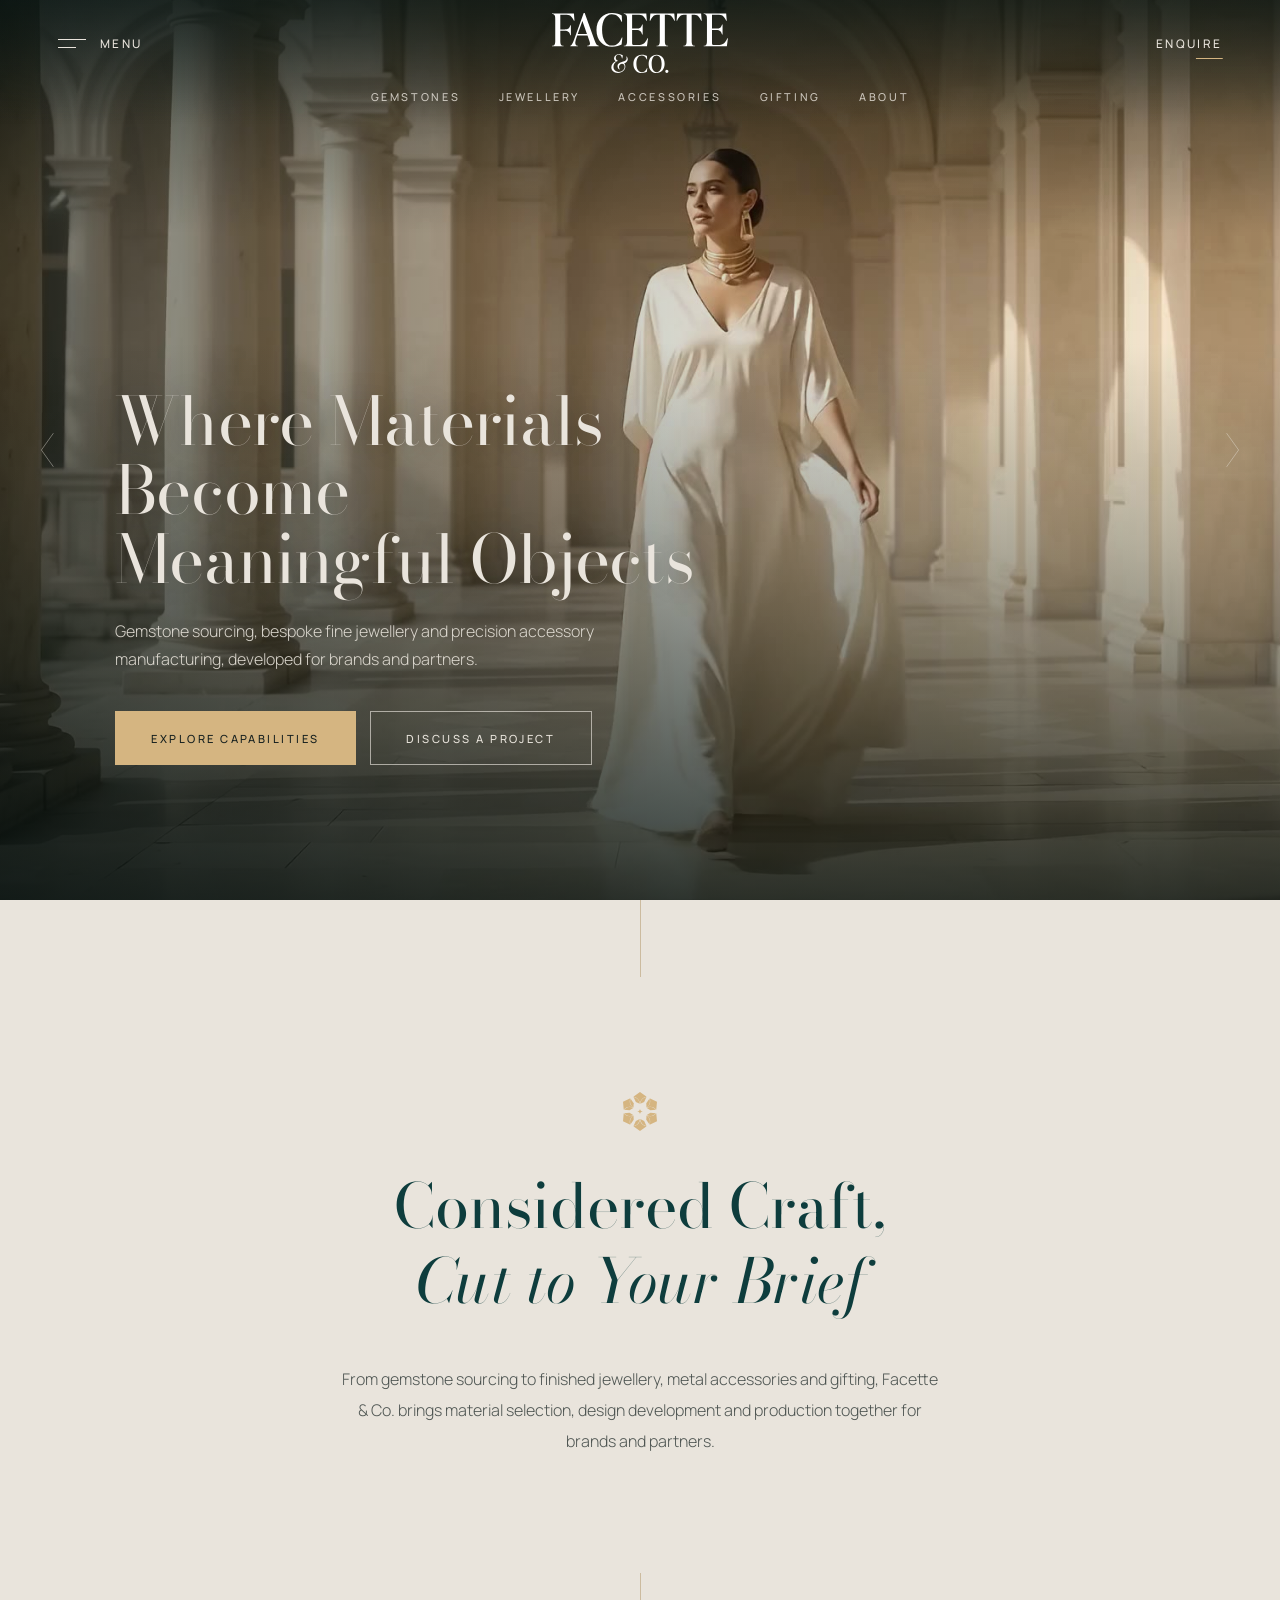
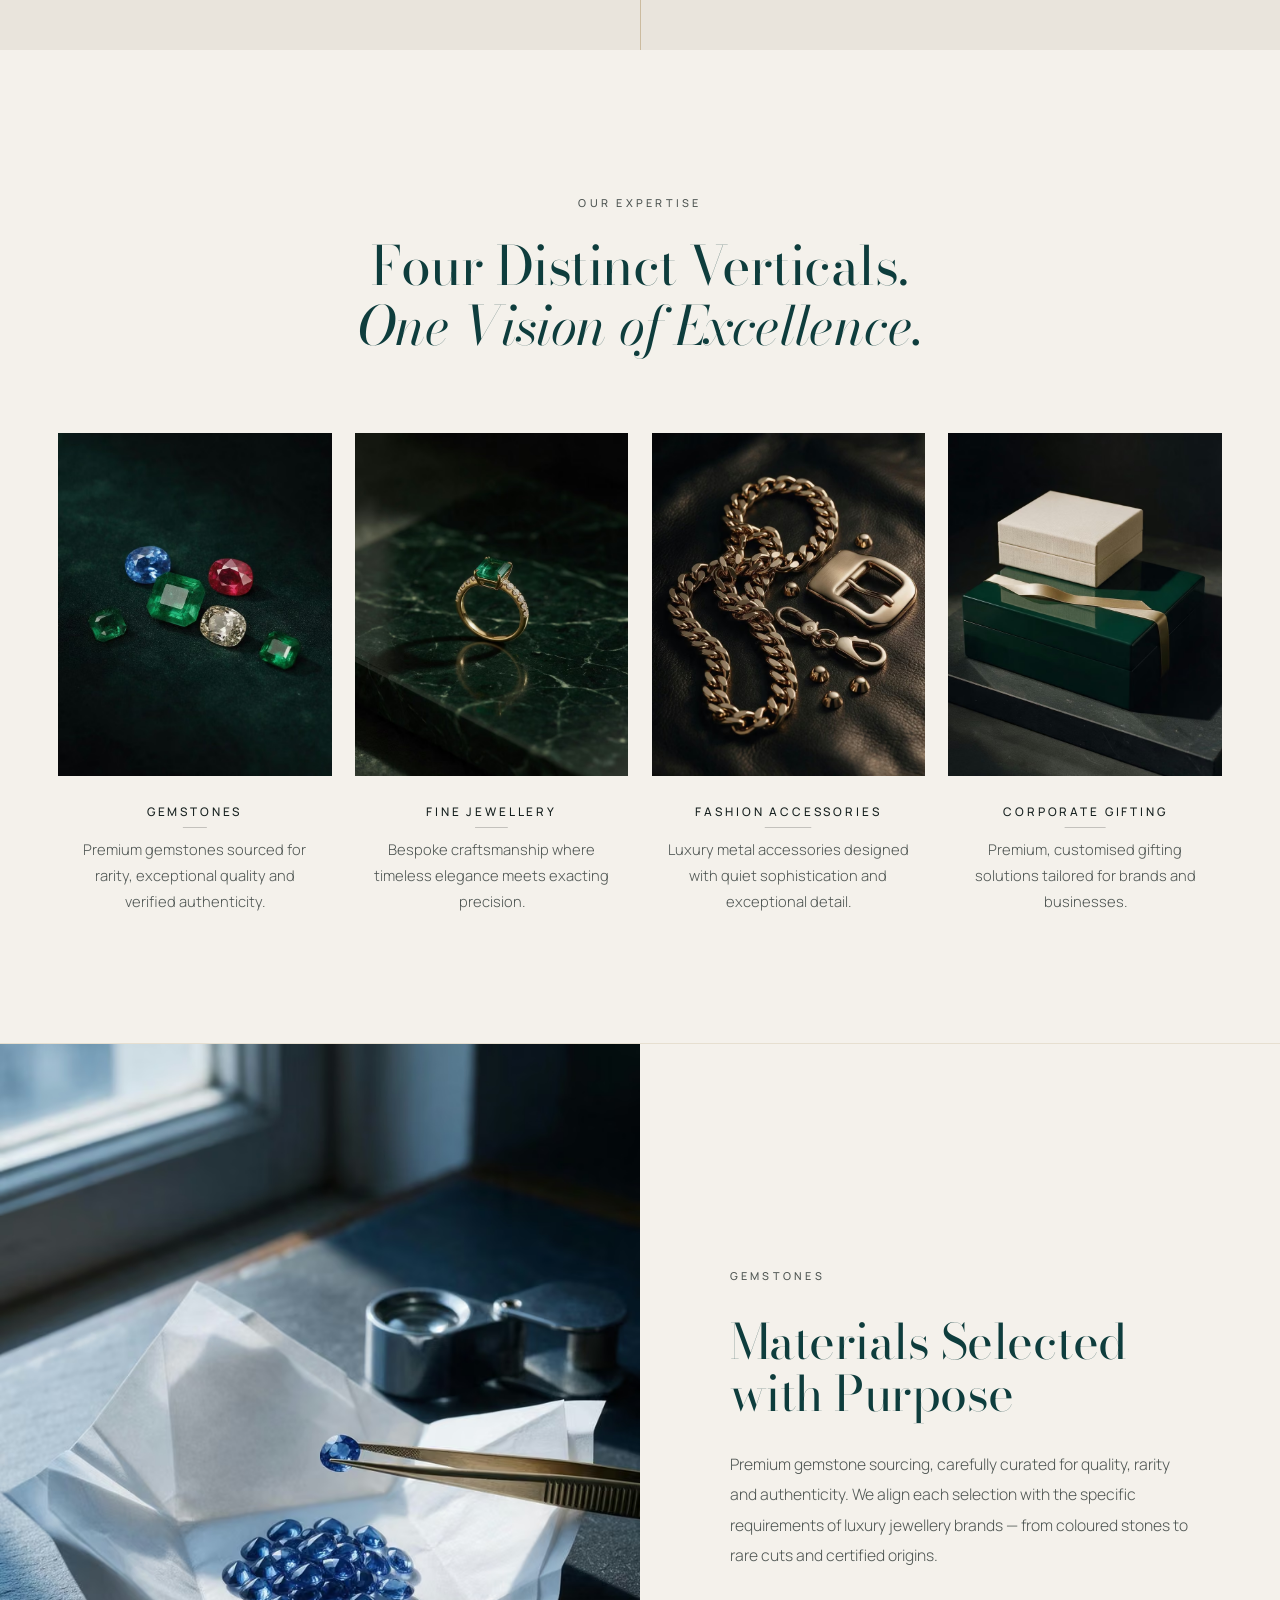
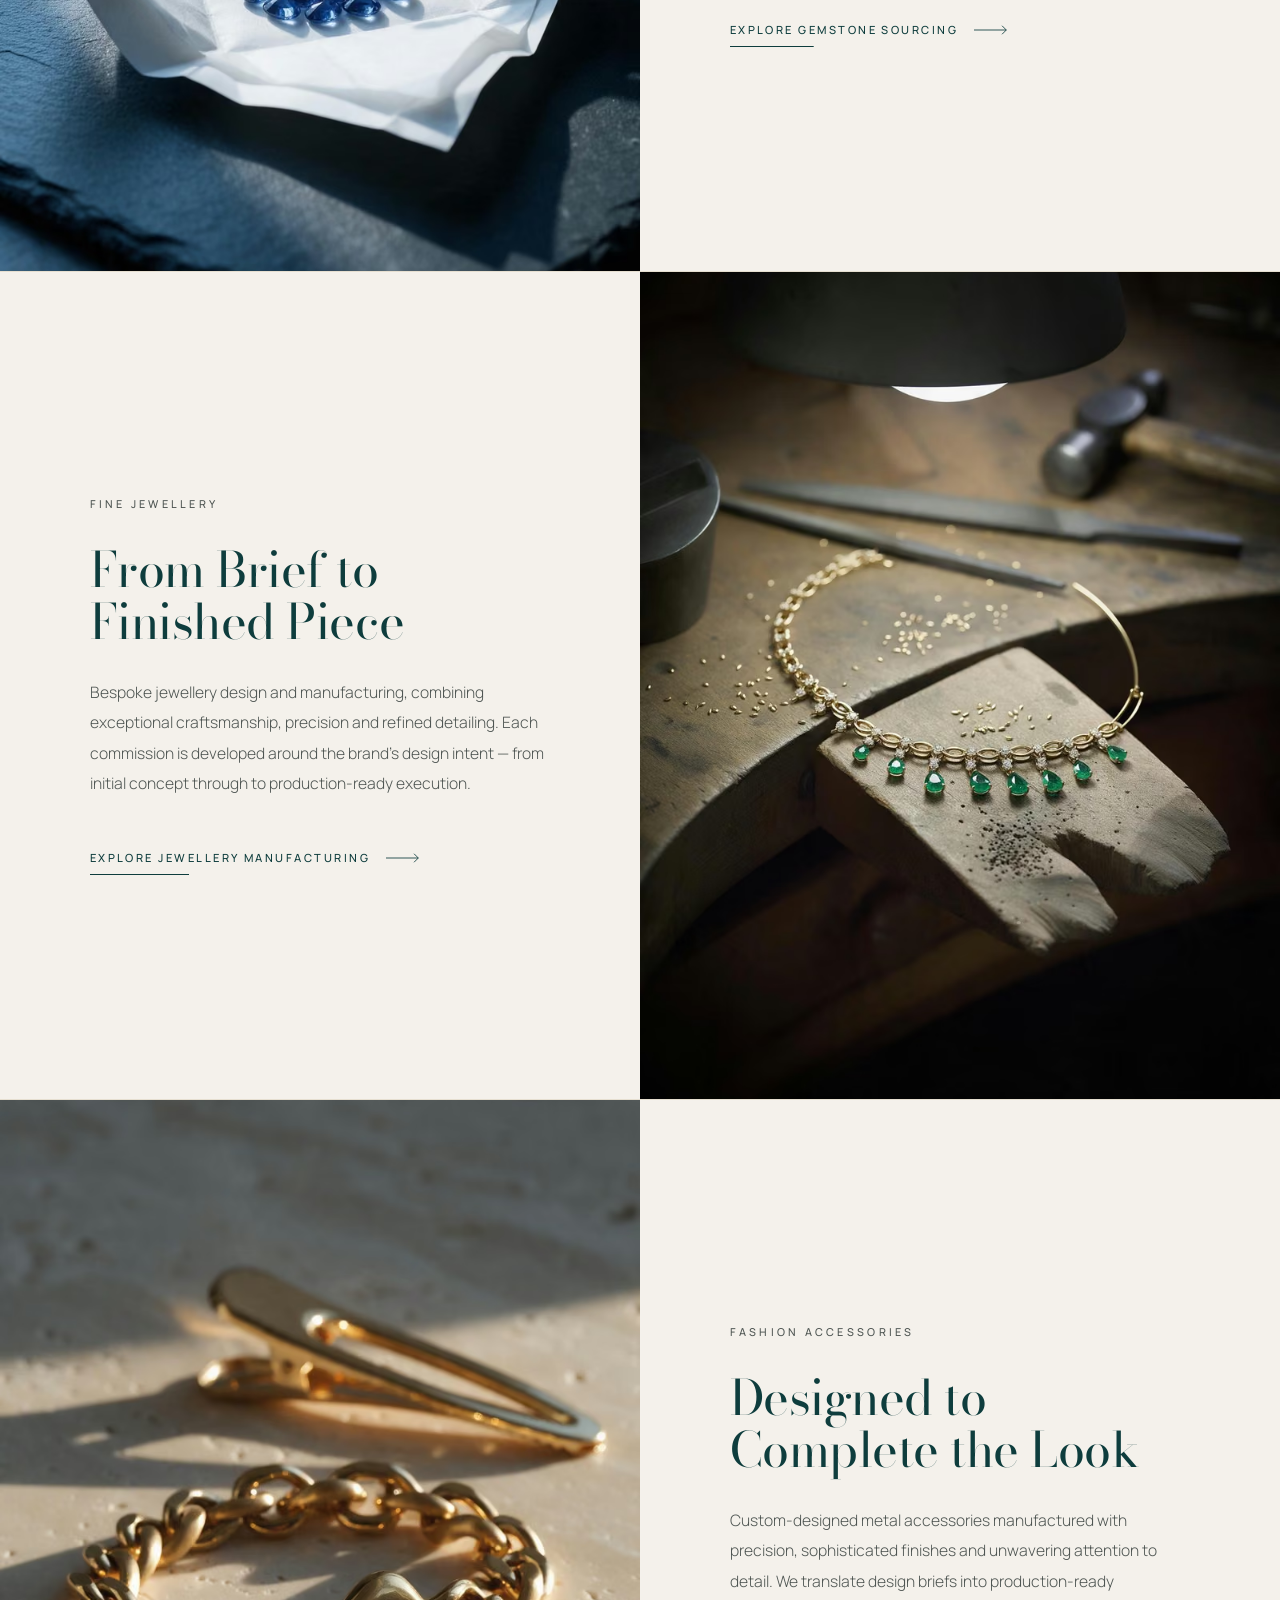
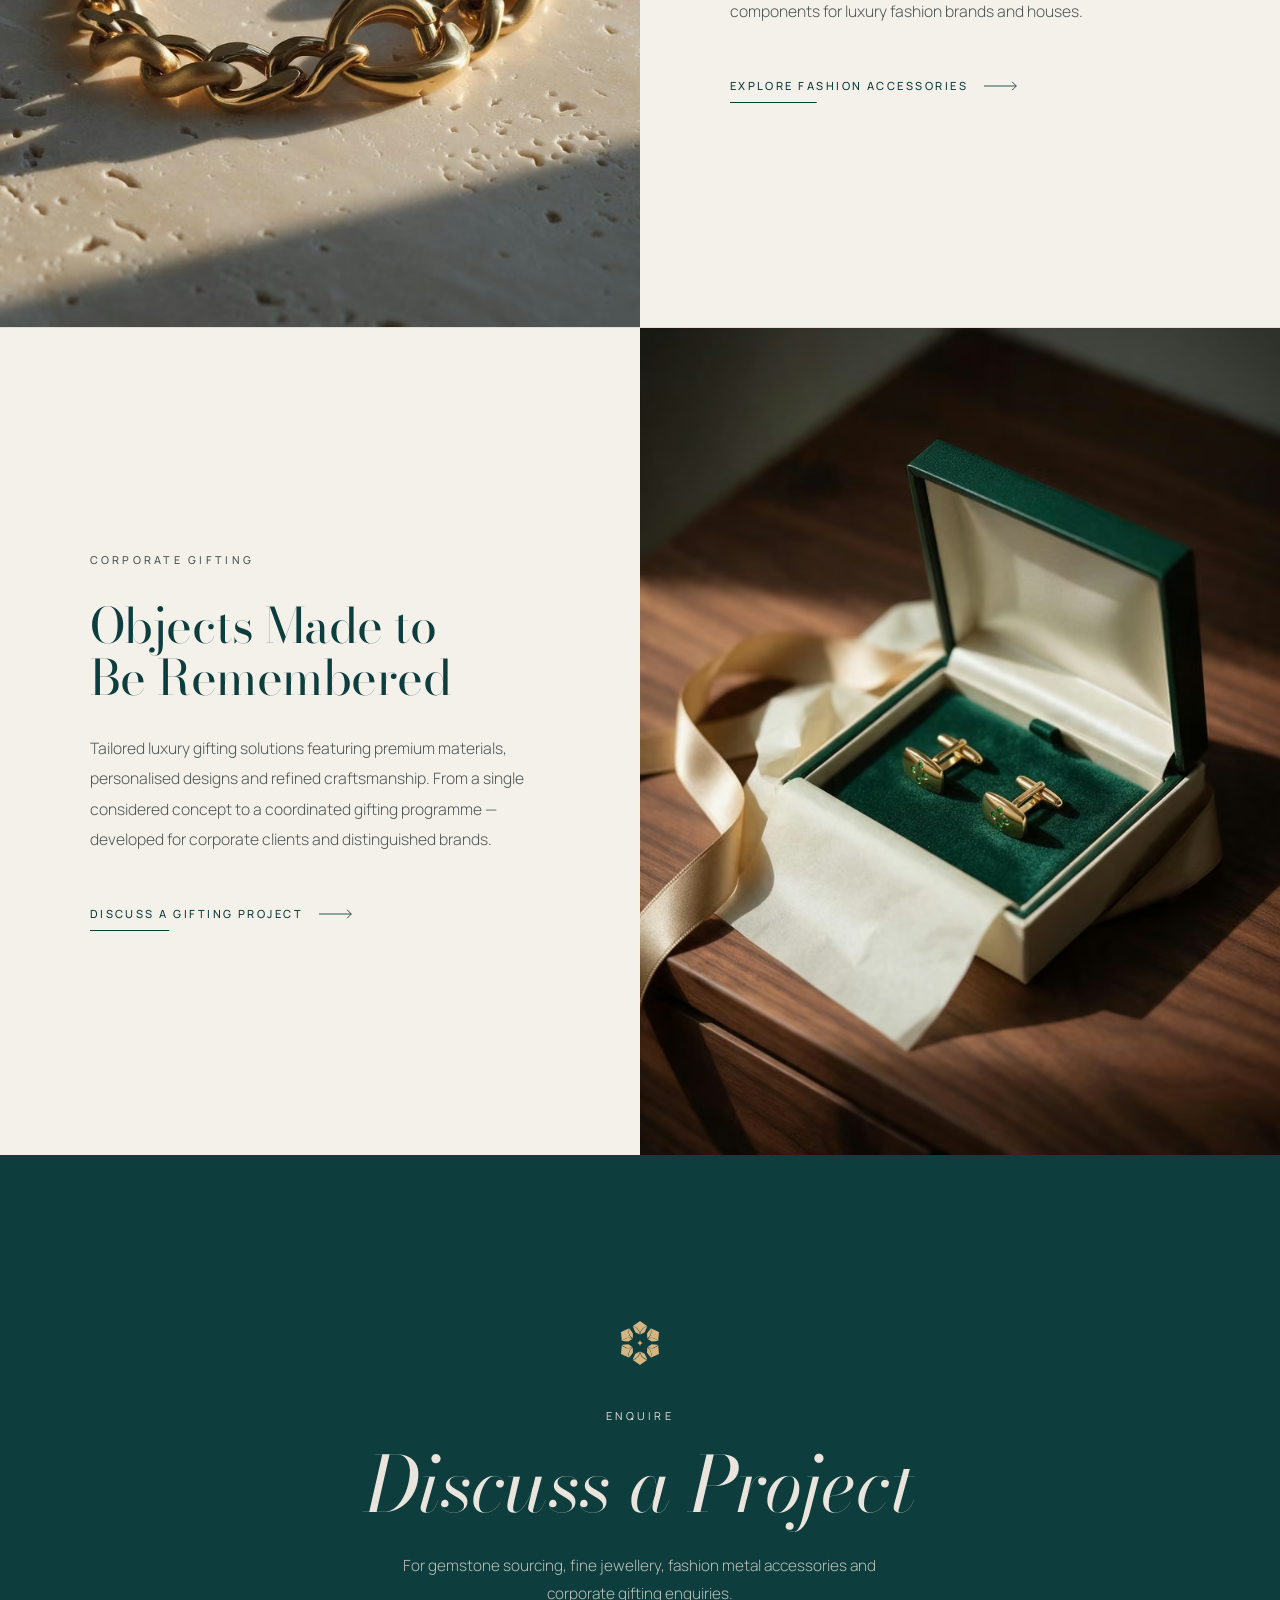
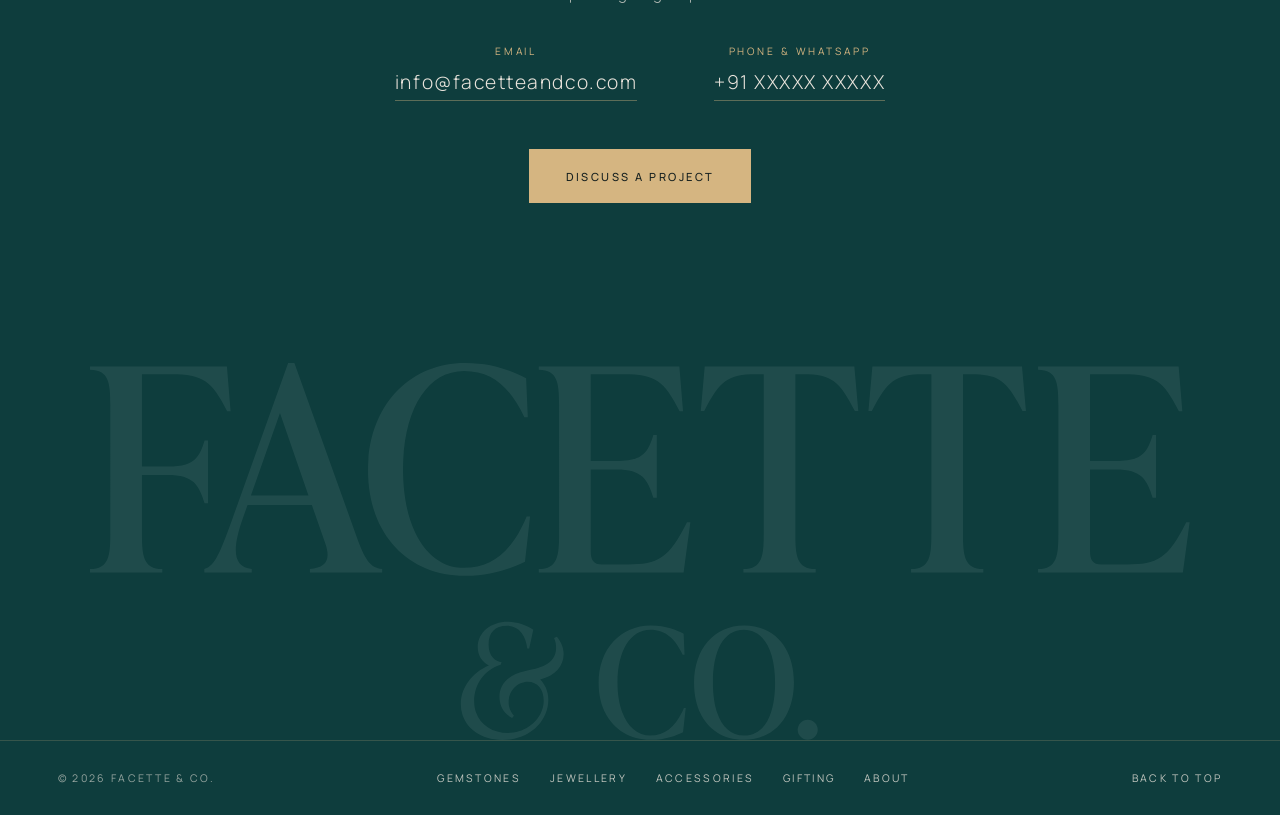
<file: index page/index.html>
<!DOCTYPE html>
<html lang="en">
<head>
<meta charset="utf-8">
<meta name="viewport" content="width=device-width, initial-scale=1, viewport-fit=cover">
<title>Facette &amp; Co. — Gemstones, Fine Jewellery, Accessories &amp; Gifting</title>
<meta name="description" content="Gemstone sourcing, bespoke fine jewellery and precision accessory manufacturing, developed for brands and partners.">
<meta name="theme-color" content="#0E3D3D">
<meta property="og:title" content="Facette &amp; Co.">
<meta property="og:description" content="Where Materials Become Meaningful Objects">
<meta property="og:image" content="og.jpg">
<link rel="icon" href="assets/logo/mark-emerald.svg" type="image/svg+xml">
<link rel="preload" href="assets/fonts/BodoniModa-normal.woff2" as="font" type="font/woff2" crossorigin>
<link rel="preload" href="assets/fonts/Manrope-normal.woff2" as="font" type="font/woff2" crossorigin>
<link rel="preload" href="assets/video/hero-1-poster.jpg" as="image">
<link rel="stylesheet" href="assets/css/site.css">
<script src="assets/js/site.js" defer></script>
</head>
<body>
<div class="veil" id="veil" aria-hidden="true"><img src="assets/logo/mark-gold.svg" alt="" width="96" height="110"></div>
<a class="skip" href="#main">Skip to content</a>
<header class="hdr" id="hdr">
  <button class="menu-btn" id="menuBtn" aria-expanded="false" aria-controls="menu"><span class="bars" aria-hidden="true"></span><span>Menu</span></button>
  <a class="brand" href="#top" aria-label="Facette &amp; Co. home">
    <img class="wm wm-light" src="assets/logo/wordmark-ivory.svg" alt="Facette &amp; Co." width="1875" height="641">
    <img class="ic" src="assets/logo/mark-emerald.svg" alt="" aria-hidden="true" width="960" height="1102">
  </a>
  <a class="enquire" href="#contact">Enquire</a>
  <nav class="links" aria-label="Primary">
    <a href="#gemstones">Gemstones</a><a href="#jewellery">Jewellery</a><a href="#accessories">Accessories</a><a href="#gifting">Gifting</a><a href="#about">About</a>
  </nav>
</header>

<nav class="menu" id="menu" aria-label="Main" aria-hidden="true">
  <button class="menu-close" id="menuClose">Close</button>
  <img class="menu-mark" src="assets/logo/mark-gold.svg" alt="" aria-hidden="true" width="960" height="1102">
  <ul>
    <li><a href="#gemstones" style="--i:0">Gemstone Sourcing</a></li>
    <li><a href="#jewellery" style="--i:1">Fine Jewellery Manufacturing</a></li>
    <li><a href="#accessories" style="--i:2">Fashion Metal Accessories</a></li>
    <li><a href="#gifting" style="--i:3">Corporate &amp; Luxury Gifting</a></li>
    <li><a href="#about" style="--i:4">About</a></li>
    <li><a href="#contact" style="--i:5">Contact</a></li>
  </ul>
</nav>

<main id="top">
<span id="main"></span>
<section class="hero" id="hero" aria-roledescription="carousel" aria-label="Featured capabilities">
  <div class="hero-stage">
    <article class="slide is-active" aria-roledescription="slide" aria-label="1 of 4">
      <div class="slide-media" aria-hidden="true">
        <video class="slide-video" muted playsinline loop preload="auto" poster="assets/video/hero-1-poster.jpg" style="object-position:58% 50%" data-src="assets/video/hero-1.mp4"></video>
      </div>
      <div class="copy">
        <h1 class="reveal" style="--i:1">Where Materials Become Meaningful Objects</h1>
        <p class="reveal" style="--i:2">Gemstone sourcing, bespoke fine jewellery and precision accessory manufacturing, developed for brands and partners.</p>
        <div class="btns reveal" style="--i:3"><a class="btn fill" href="#capabilities"><span>Explore Capabilities</span></a><a class="btn" href="#contact"><span>Discuss a Project</span></a></div>
      </div>
    </article>
    <article class="slide" aria-roledescription="slide" aria-label="2 of 4" inert>
      <div class="slide-media" aria-hidden="true">
        <video class="slide-video" muted playsinline loop preload="none" poster="assets/video/hero-2-poster.jpg" style="object-position:74% 50%" data-src="assets/video/hero-2.mp4"></video>
      </div>
      <div class="copy">
        <h2 class="reveal" style="--i:1">Objects Made to Be Remembered</h2>
        <p class="reveal" style="--i:2">Fashion metal accessories and corporate gifting, with material and finish decisions shaped around your brand.</p>
        <div class="btns reveal" style="--i:3"><a class="btn fill" href="#gifting"><span>Explore Gifting</span></a><a class="btn" href="#contact"><span>Discuss a Project</span></a></div>
      </div>
    </article>
    <article class="slide" aria-roledescription="slide" aria-label="3 of 4" inert>
      <div class="slide-media" aria-hidden="true">
        <video class="slide-video" muted playsinline loop preload="none" poster="assets/video/hero-3-poster.jpg" style="object-position:56% 50%" data-src="assets/video/hero-3.mp4"></video>
      </div>
      <div class="copy">
        <h2 class="reveal" style="--i:1">Materials Selected with Purpose</h2>
        <p class="reveal" style="--i:2">Premium gemstones sourced for rarity, exceptional quality and verified authenticity.</p>
        <div class="btns reveal" style="--i:3"><a class="btn fill" href="#gemstones-detail"><span>Explore Gemstone Sourcing</span></a><a class="btn" href="#contact"><span>Discuss a Project</span></a></div>
      </div>
    </article>
    <article class="slide" aria-roledescription="slide" aria-label="4 of 4" inert>
      <div class="slide-media" aria-hidden="true">
        <video class="slide-video" muted playsinline loop preload="none" poster="assets/video/hero-4-poster.jpg" style="object-position:76% 50%" data-src="assets/video/hero-4.mp4"></video>
      </div>
      <div class="copy">
        <h2 class="reveal" style="--i:1">From Brief to Finished Piece</h2>
        <p class="reveal" style="--i:2">Bespoke craftsmanship where timeless elegance meets exacting precision.</p>
        <div class="btns reveal" style="--i:3"><a class="btn fill" href="#jewellery-detail"><span>Explore Jewellery Manufacturing</span></a><a class="btn" href="#contact"><span>Discuss a Project</span></a></div>
      </div>
    </article>
  </div>
  <button class="arrow prev" id="prev" aria-label="Previous slide"><svg viewBox="0 0 30 60" aria-hidden="true"><path d="M24 2 4 30l20 28"/></svg></button>
  <button class="arrow next" id="next" aria-label="Next slide"><svg viewBox="0 0 30 60" aria-hidden="true"><path d="M6 2l20 28L6 58"/></svg></button>
</section>

<section class="statement" id="about" aria-labelledby="st">
  <img class="st-mark rv" src="assets/logo/mark-gold.svg" alt="" aria-hidden="true" width="960" height="1102">
  <h2 id="st"><span class="line"><span>Considered Craft,</span></span><span class="line"><span>Cut to Your Brief</span></span></h2>
  <p>From gemstone sourcing to finished jewellery, metal accessories and gifting, Facette &amp; Co. brings material selection, design development and production together for brands and partners.</p>
</section>

<section class="vt" id="capabilities" aria-labelledby="vtH">
  <div class="vt-hd">
    <span class="vt-eyebrow" aria-hidden="true">Our Expertise</span>
    <h2 id="vtH">Four Distinct Verticals.<br><em>One Vision of Excellence.</em></h2>
  </div>
  <div class="vt-grid">
    <article class="vt-card vt-1" id="gemstones" style="--i:0"><a href="#gemstones-detail">
      <div class="vt-media"><div class="vt-art"><picture><source type="image/avif" srcset="assets/img/card-gemstones-800.avif 800w, assets/img/card-gemstones-1600.avif 1600w" sizes="(max-width:600px) 92vw, (max-width:1000px) 46vw, 24vw"><source type="image/webp" srcset="assets/img/card-gemstones-800.webp 800w, assets/img/card-gemstones-1600.webp 1600w" sizes="(max-width:600px) 92vw, (max-width:1000px) 46vw, 24vw"><img class="" src="assets/img/card-gemstones-1600.jpg" srcset="assets/img/card-gemstones-800.jpg 800w, assets/img/card-gemstones-1600.jpg 1600w" sizes="(max-width:600px) 92vw, (max-width:1000px) 46vw, 24vw" alt="Loose emeralds, sapphire and ruby on dark velvet" width="1600" height="2000" loading="lazy" decoding="async"></picture></div></div>
      <span class="vt-label">Gemstones</span>
      <p class="vt-desc">Premium gemstones sourced for rarity, exceptional quality and verified authenticity.</p>
    </a></article>
    <article class="vt-card vt-2" id="jewellery" style="--i:1"><a href="#jewellery-detail">
      <div class="vt-media"><div class="vt-art"><picture><source type="image/avif" srcset="assets/img/card-jewellery-800.avif 800w, assets/img/card-jewellery-1600.avif 1600w" sizes="(max-width:600px) 92vw, (max-width:1000px) 46vw, 24vw"><source type="image/webp" srcset="assets/img/card-jewellery-800.webp 800w, assets/img/card-jewellery-1600.webp 1600w" sizes="(max-width:600px) 92vw, (max-width:1000px) 46vw, 24vw"><img class="" src="assets/img/card-jewellery-1600.jpg" srcset="assets/img/card-jewellery-800.jpg 800w, assets/img/card-jewellery-1600.jpg 1600w" sizes="(max-width:600px) 92vw, (max-width:1000px) 46vw, 24vw" alt="Emerald and diamond ring in yellow gold on green marble" width="1600" height="2000" loading="lazy" decoding="async"></picture></div></div>
      <span class="vt-label">Fine Jewellery</span>
      <p class="vt-desc">Bespoke craftsmanship where timeless elegance meets exacting precision.</p>
    </a></article>
    <article class="vt-card vt-3" id="accessories" style="--i:2"><a href="#accessories-detail">
      <div class="vt-media"><div class="vt-art"><picture><source type="image/avif" srcset="assets/img/card-accessories-800.avif 800w, assets/img/card-accessories-1600.avif 1600w" sizes="(max-width:600px) 92vw, (max-width:1000px) 46vw, 24vw"><source type="image/webp" srcset="assets/img/card-accessories-800.webp 800w, assets/img/card-accessories-1600.webp 1600w" sizes="(max-width:600px) 92vw, (max-width:1000px) 46vw, 24vw"><img class="" src="assets/img/card-accessories-1600.jpg" srcset="assets/img/card-accessories-800.jpg 800w, assets/img/card-accessories-1600.jpg 1600w" sizes="(max-width:600px) 92vw, (max-width:1000px) 46vw, 24vw" alt="Polished gold-tone chain, buckle and clasps on black leather" width="1600" height="2000" loading="lazy" decoding="async"></picture></div></div>
      <span class="vt-label">Fashion Accessories</span>
      <p class="vt-desc">Luxury metal accessories designed with quiet sophistication and exceptional detail.</p>
    </a></article>
    <article class="vt-card vt-4" id="gifting" style="--i:3"><a href="#gifting-detail">
      <div class="vt-media"><div class="vt-art"><picture><source type="image/avif" srcset="assets/img/card-gifting-800.avif 800w, assets/img/card-gifting-1600.avif 1600w" sizes="(max-width:600px) 92vw, (max-width:1000px) 46vw, 24vw"><source type="image/webp" srcset="assets/img/card-gifting-800.webp 800w, assets/img/card-gifting-1600.webp 1600w" sizes="(max-width:600px) 92vw, (max-width:1000px) 46vw, 24vw"><img class="" src="assets/img/card-gifting-1600.jpg" srcset="assets/img/card-gifting-800.jpg 800w, assets/img/card-gifting-1600.jpg 1600w" sizes="(max-width:600px) 92vw, (max-width:1000px) 46vw, 24vw" alt="Emerald lacquer gift box with champagne-gold ribbon" width="1600" height="2000" loading="lazy" decoding="async"></picture></div></div>
      <span class="vt-label">Corporate Gifting</span>
      <p class="vt-desc">Premium, customised gifting solutions tailored for brands and businesses.</p>
    </a></article>
  </div>
</section>

<section class="ev" aria-label="Our four business verticals">
  <div class="ev-panel ev-1" id="gemstones-detail">
    <div class="ev-visual"><div class="ev-par"><picture><source type="image/avif" srcset="assets/img/panel-gemstones-800.avif 800w, assets/img/panel-gemstones-1600.avif 1600w" sizes="(max-width:900px) 100vw, 50vw"><source type="image/webp" srcset="assets/img/panel-gemstones-800.webp 800w, assets/img/panel-gemstones-1600.webp 1600w" sizes="(max-width:900px) 100vw, 50vw"><img class="" src="assets/img/panel-gemstones-1600.jpg" srcset="assets/img/panel-gemstones-800.jpg 800w, assets/img/panel-gemstones-1600.jpg 1600w" sizes="(max-width:900px) 100vw, 50vw" alt="Sapphires in a gem parcel with brass tweezers and a loupe" width="1600" height="2133" loading="lazy" decoding="async"></picture></div></div>
    <div class="ev-copy">
      <span class="ev-num">Gemstones</span>
      <h3>Materials Selected<br>with Purpose</h3>
      <p>Premium gemstone sourcing, carefully curated for quality, rarity and authenticity. We align each selection with the specific requirements of luxury jewellery brands — from coloured stones to rare cuts and certified origins.</p>
      <a class="ev-link" href="#gemstones"><span>Explore Gemstone Sourcing</span><svg viewBox="0 0 40 12" aria-hidden="true"><path d="M0 6h38M33 1l5 5-5 5"/></svg></a>
    </div>
  </div>
  <div class="ev-panel ev-2 ev-flip" id="jewellery-detail">
    <div class="ev-visual"><div class="ev-par"><picture><source type="image/avif" srcset="assets/img/panel-jewellery-800.avif 800w, assets/img/panel-jewellery-1600.avif 1600w" sizes="(max-width:900px) 100vw, 50vw"><source type="image/webp" srcset="assets/img/panel-jewellery-800.webp 800w, assets/img/panel-jewellery-1600.webp 1600w" sizes="(max-width:900px) 100vw, 50vw"><img class="" src="assets/img/panel-jewellery-1600.jpg" srcset="assets/img/panel-jewellery-800.jpg 800w, assets/img/panel-jewellery-1600.jpg 1600w" sizes="(max-width:900px) 100vw, 50vw" alt="A gold and emerald necklace in progress on a goldsmith’s bench" width="1600" height="2133" loading="lazy" decoding="async"></picture></div></div>
    <div class="ev-copy">
      <span class="ev-num">Fine Jewellery</span>
      <h3>From Brief to<br>Finished Piece</h3>
      <p>Bespoke jewellery design and manufacturing, combining exceptional craftsmanship, precision and refined detailing. Each commission is developed around the brand's design intent — from initial concept through to production-ready execution.</p>
      <a class="ev-link" href="#jewellery"><span>Explore Jewellery Manufacturing</span><svg viewBox="0 0 40 12" aria-hidden="true"><path d="M0 6h38M33 1l5 5-5 5"/></svg></a>
    </div>
  </div>
  <div class="ev-panel ev-3" id="accessories-detail">
    <div class="ev-visual"><div class="ev-par"><picture><source type="image/avif" srcset="assets/img/panel-accessories-800.avif 800w, assets/img/panel-accessories-1600.avif 1600w" sizes="(max-width:900px) 100vw, 50vw"><source type="image/webp" srcset="assets/img/panel-accessories-800.webp 800w, assets/img/panel-accessories-1600.webp 1600w" sizes="(max-width:900px) 100vw, 50vw"><img class="" src="assets/img/panel-accessories-1600.jpg" srcset="assets/img/panel-accessories-800.jpg 800w, assets/img/panel-accessories-1600.jpg 1600w" sizes="(max-width:900px) 100vw, 50vw" alt="Gold chain-link bracelet and clasp on cream travertine" width="1600" height="2133" loading="lazy" decoding="async"></picture></div></div>
    <div class="ev-copy">
      <span class="ev-num">Fashion Accessories</span>
      <h3>Designed to<br>Complete the Look</h3>
      <p>Custom-designed metal accessories manufactured with precision, sophisticated finishes and unwavering attention to detail. We translate design briefs into production-ready components for luxury fashion brands and houses.</p>
      <a class="ev-link" href="#accessories"><span>Explore Fashion Accessories</span><svg viewBox="0 0 40 12" aria-hidden="true"><path d="M0 6h38M33 1l5 5-5 5"/></svg></a>
    </div>
  </div>
  <div class="ev-panel ev-4 ev-flip" id="gifting-detail">
    <div class="ev-visual"><div class="ev-par"><picture><source type="image/avif" srcset="assets/img/panel-gifting-800.avif 800w, assets/img/panel-gifting-1600.avif 1600w" sizes="(max-width:900px) 100vw, 50vw"><source type="image/webp" srcset="assets/img/panel-gifting-800.webp 800w, assets/img/panel-gifting-1600.webp 1600w" sizes="(max-width:900px) 100vw, 50vw"><img class="" src="assets/img/panel-gifting-1600.jpg" srcset="assets/img/panel-gifting-800.jpg 800w, assets/img/panel-gifting-1600.jpg 1600w" sizes="(max-width:900px) 100vw, 50vw" alt="Gold cufflinks presented in an emerald velvet gift box" width="1600" height="2133" loading="lazy" decoding="async"></picture></div></div>
    <div class="ev-copy">
      <span class="ev-num">Corporate Gifting</span>
      <h3>Objects Made to<br>Be Remembered</h3>
      <p>Tailored luxury gifting solutions featuring premium materials, personalised designs and refined craftsmanship. From a single considered concept to a coordinated gifting programme — developed for corporate clients and distinguished brands.</p>
      <a class="ev-link" href="#gifting"><span>Discuss a Gifting Project</span><svg viewBox="0 0 40 12" aria-hidden="true"><path d="M0 6h38M33 1l5 5-5 5"/></svg></a>
    </div>
  </div>
</section>
</main>

<footer class="ft" id="contact" aria-labelledby="ftH">
  <div class="ft-cta">
    <img class="ft-mark rv" src="assets/logo/mark-gold.svg" alt="" aria-hidden="true" width="960" height="1102">
    <span class="ft-eyebrow rv">Enquire</span>
    <h2 id="ftH" class="rv">Discuss a Project</h2>
    <p class="ft-line rv">For gemstone sourcing, fine jewellery, fashion metal accessories and corporate gifting enquiries.</p>
    <div class="ft-contacts rv">
      <div class="ft-c"><span class="ft-k">Email</span><a class="ft-v" data-contact="email" href="mailto:info@facetteandco.com">info@facetteandco.com</a></div>
      <div class="ft-c"><span class="ft-k">Phone &amp; WhatsApp</span><a class="ft-v" data-contact="phone" >+91 XXXXX XXXXX</a></div>
    </div>
    <a class="btn fill ft-btn rv" data-contact="email-btn" href="mailto:info@facetteandco.com?subject=Project%20enquiry"><span>Discuss a Project</span></a>
  </div>
  <img class="ft-wm" src="assets/logo/wordmark-ivory.svg" alt="" aria-hidden="true" width="1875" height="641">
  <div class="ft-bar">
    <span>&copy; 2026 Facette &amp; Co.</span>
    <nav aria-label="Footer"><a href="#gemstones">Gemstones</a><a href="#jewellery">Jewellery</a><a href="#accessories">Accessories</a><a href="#gifting">Gifting</a><a href="#about">About</a></nav>
    <a href="#top" class="ft-top">Back to top</a>
  </div>
</footer>
</body>
</html>
</file>
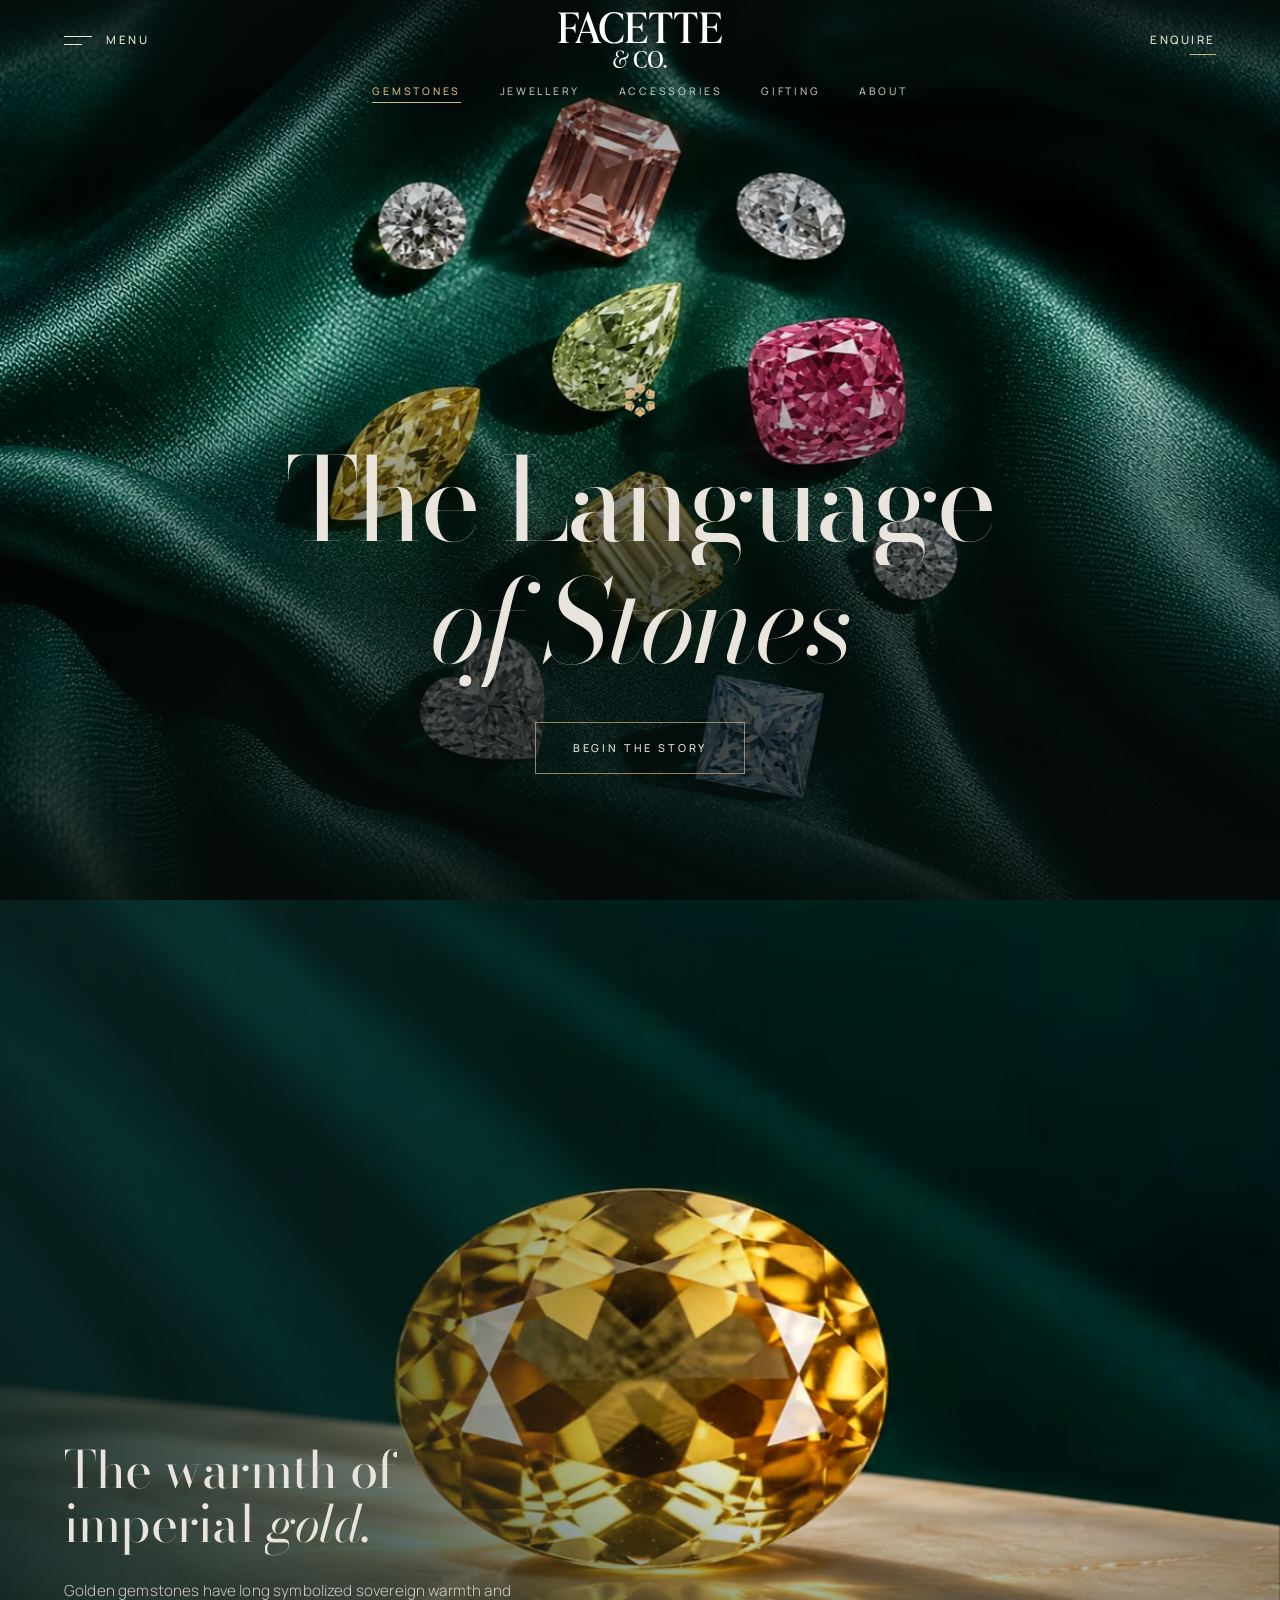
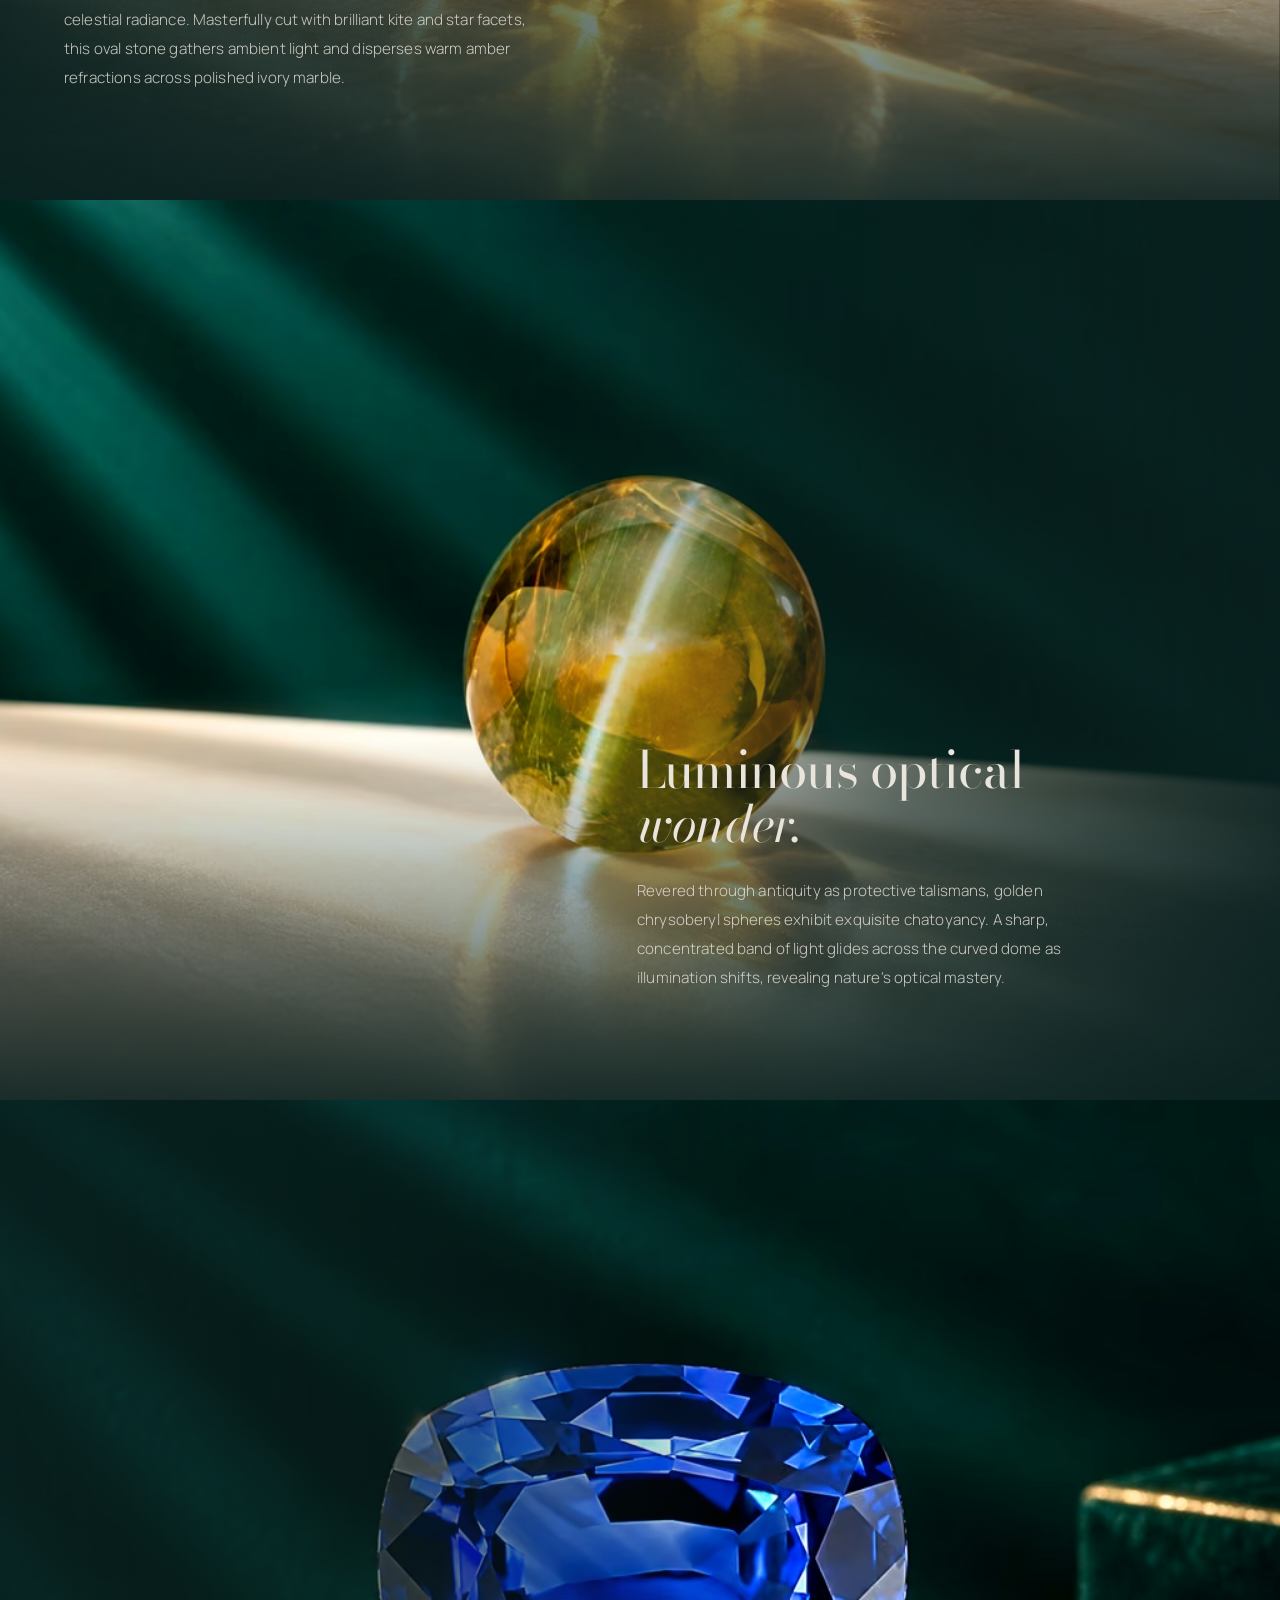
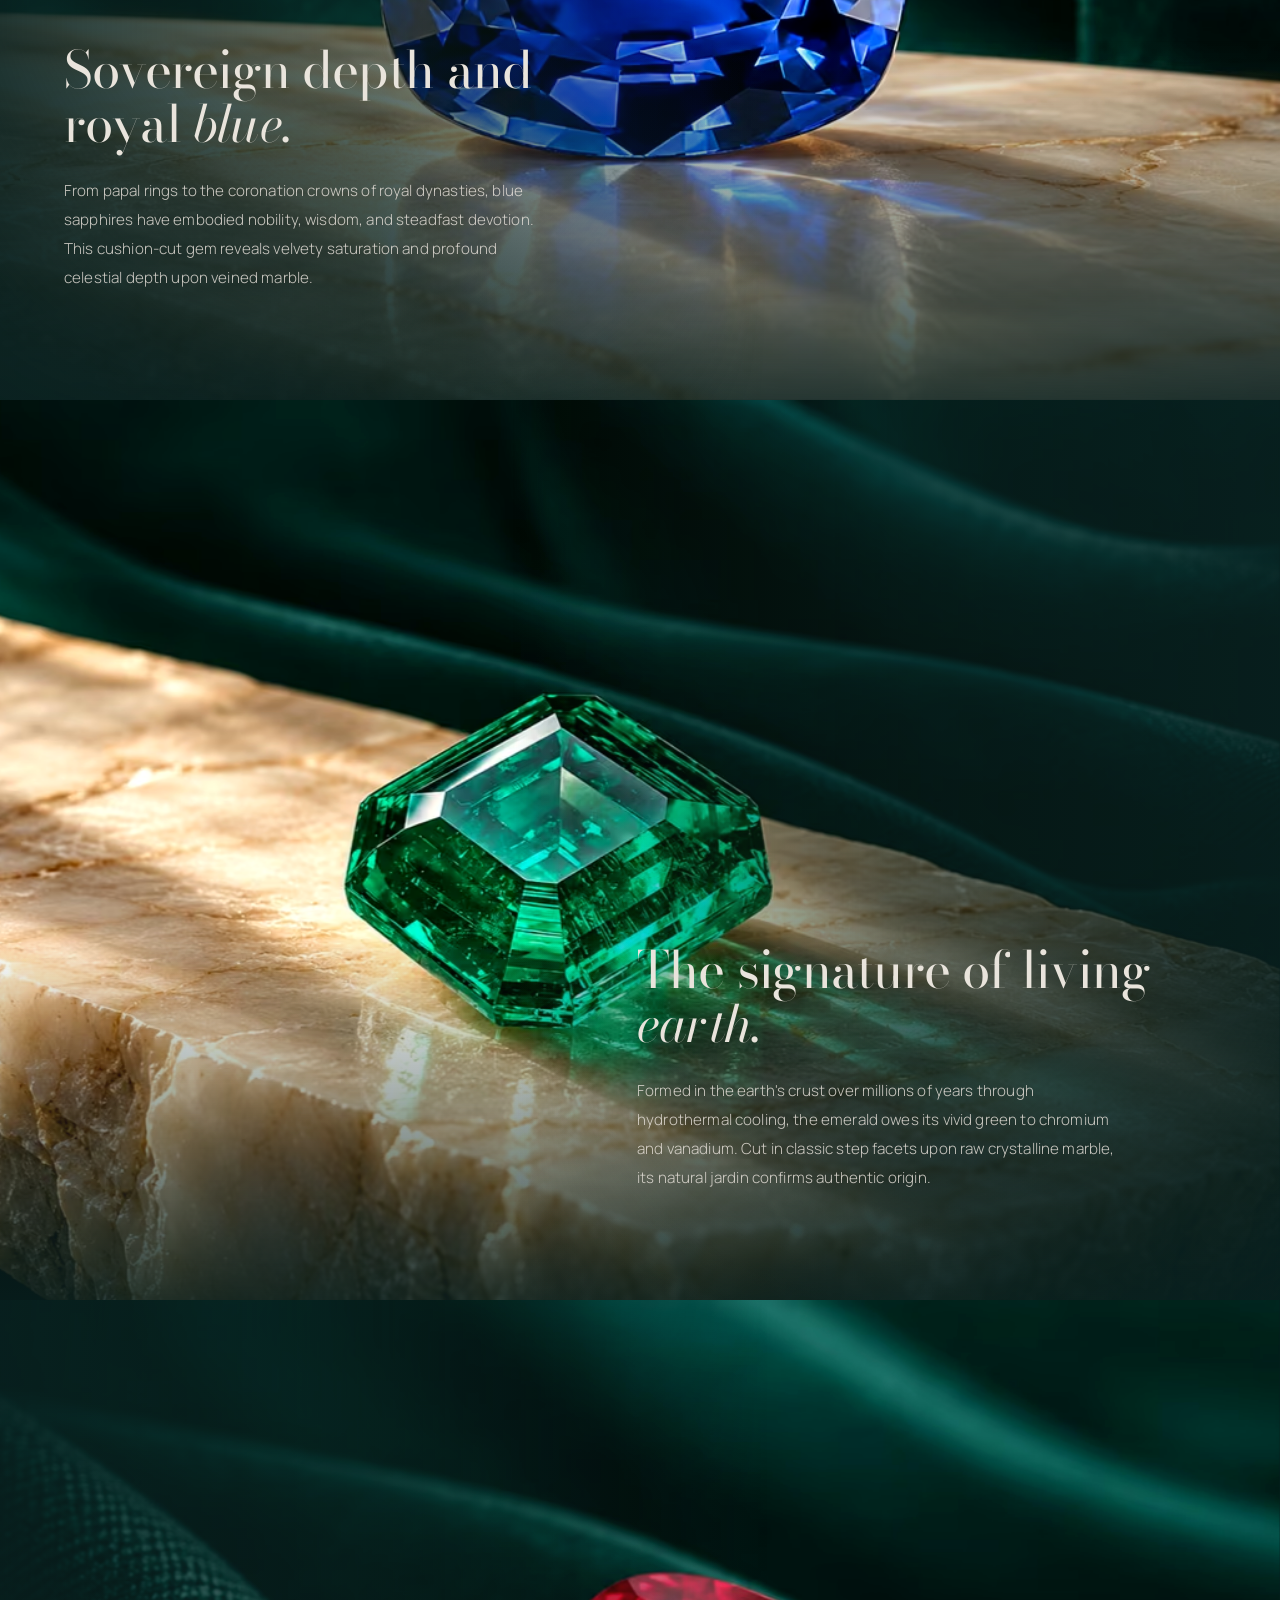
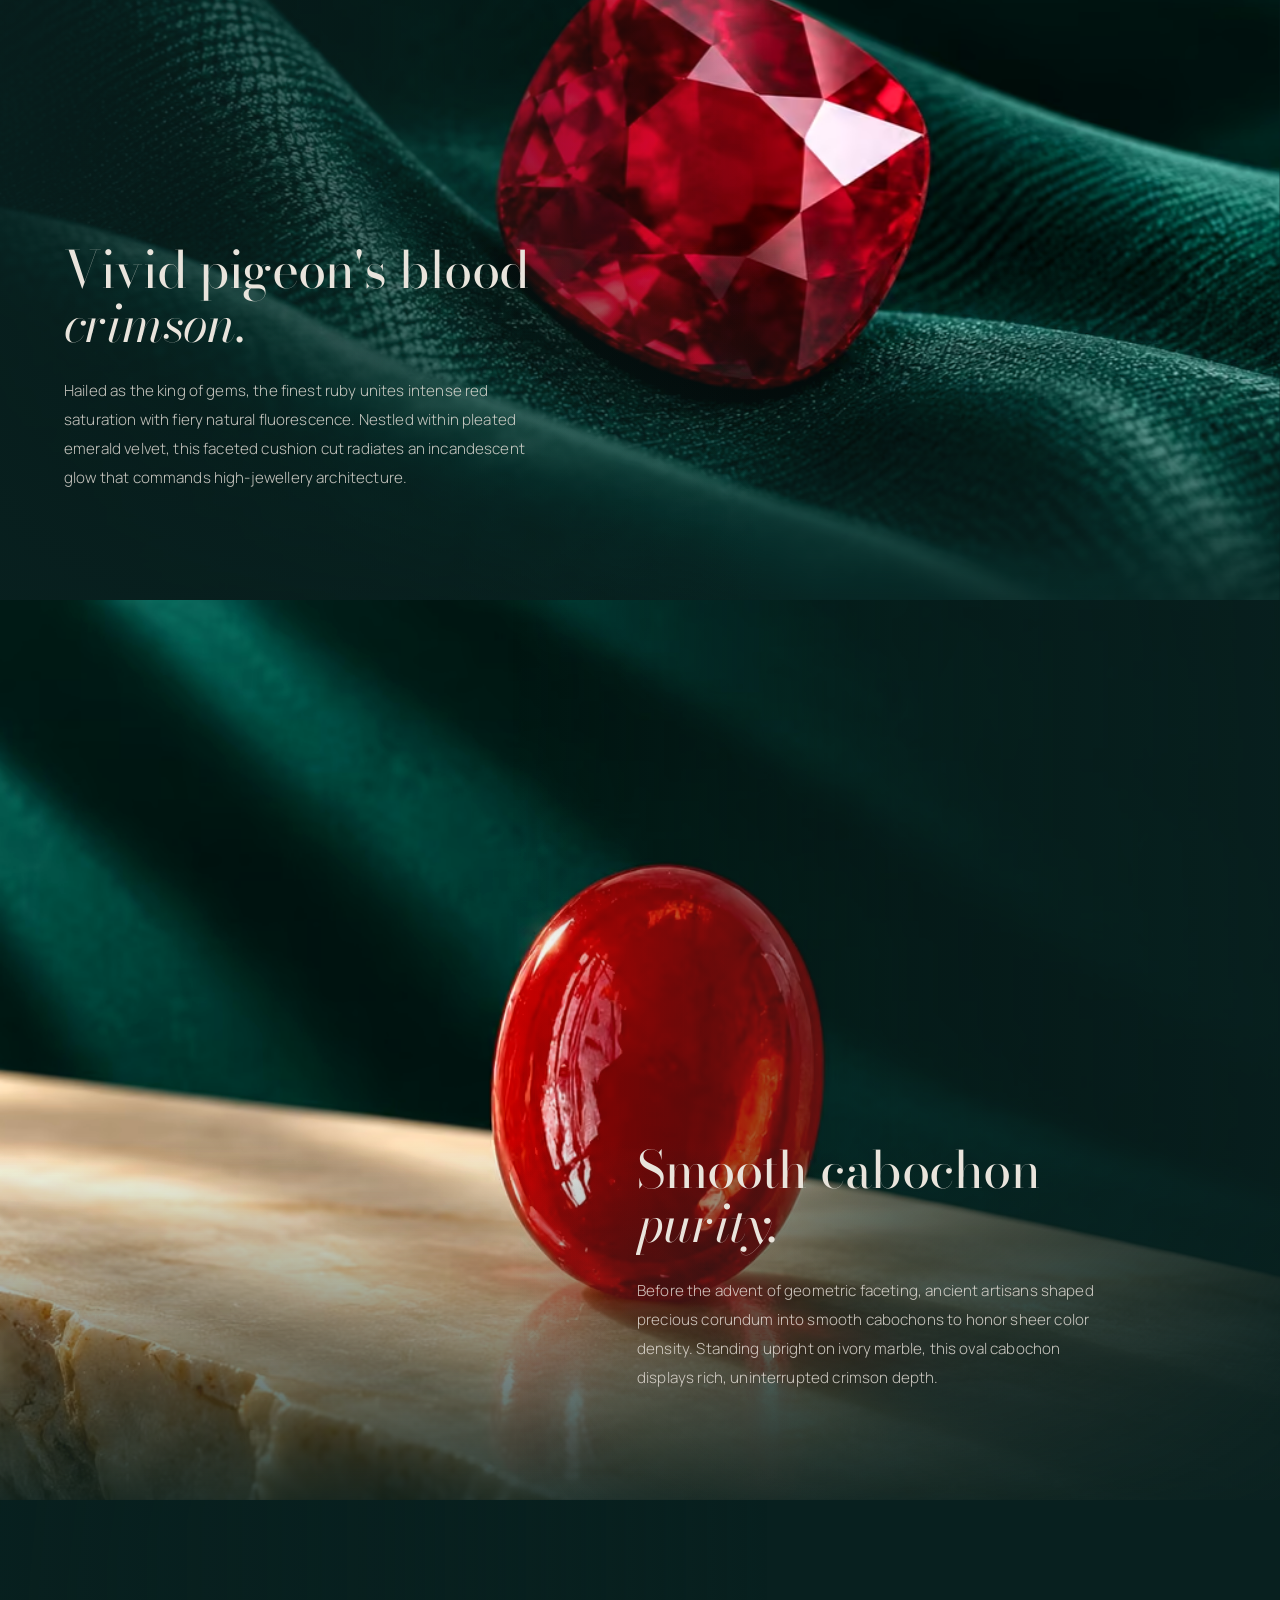
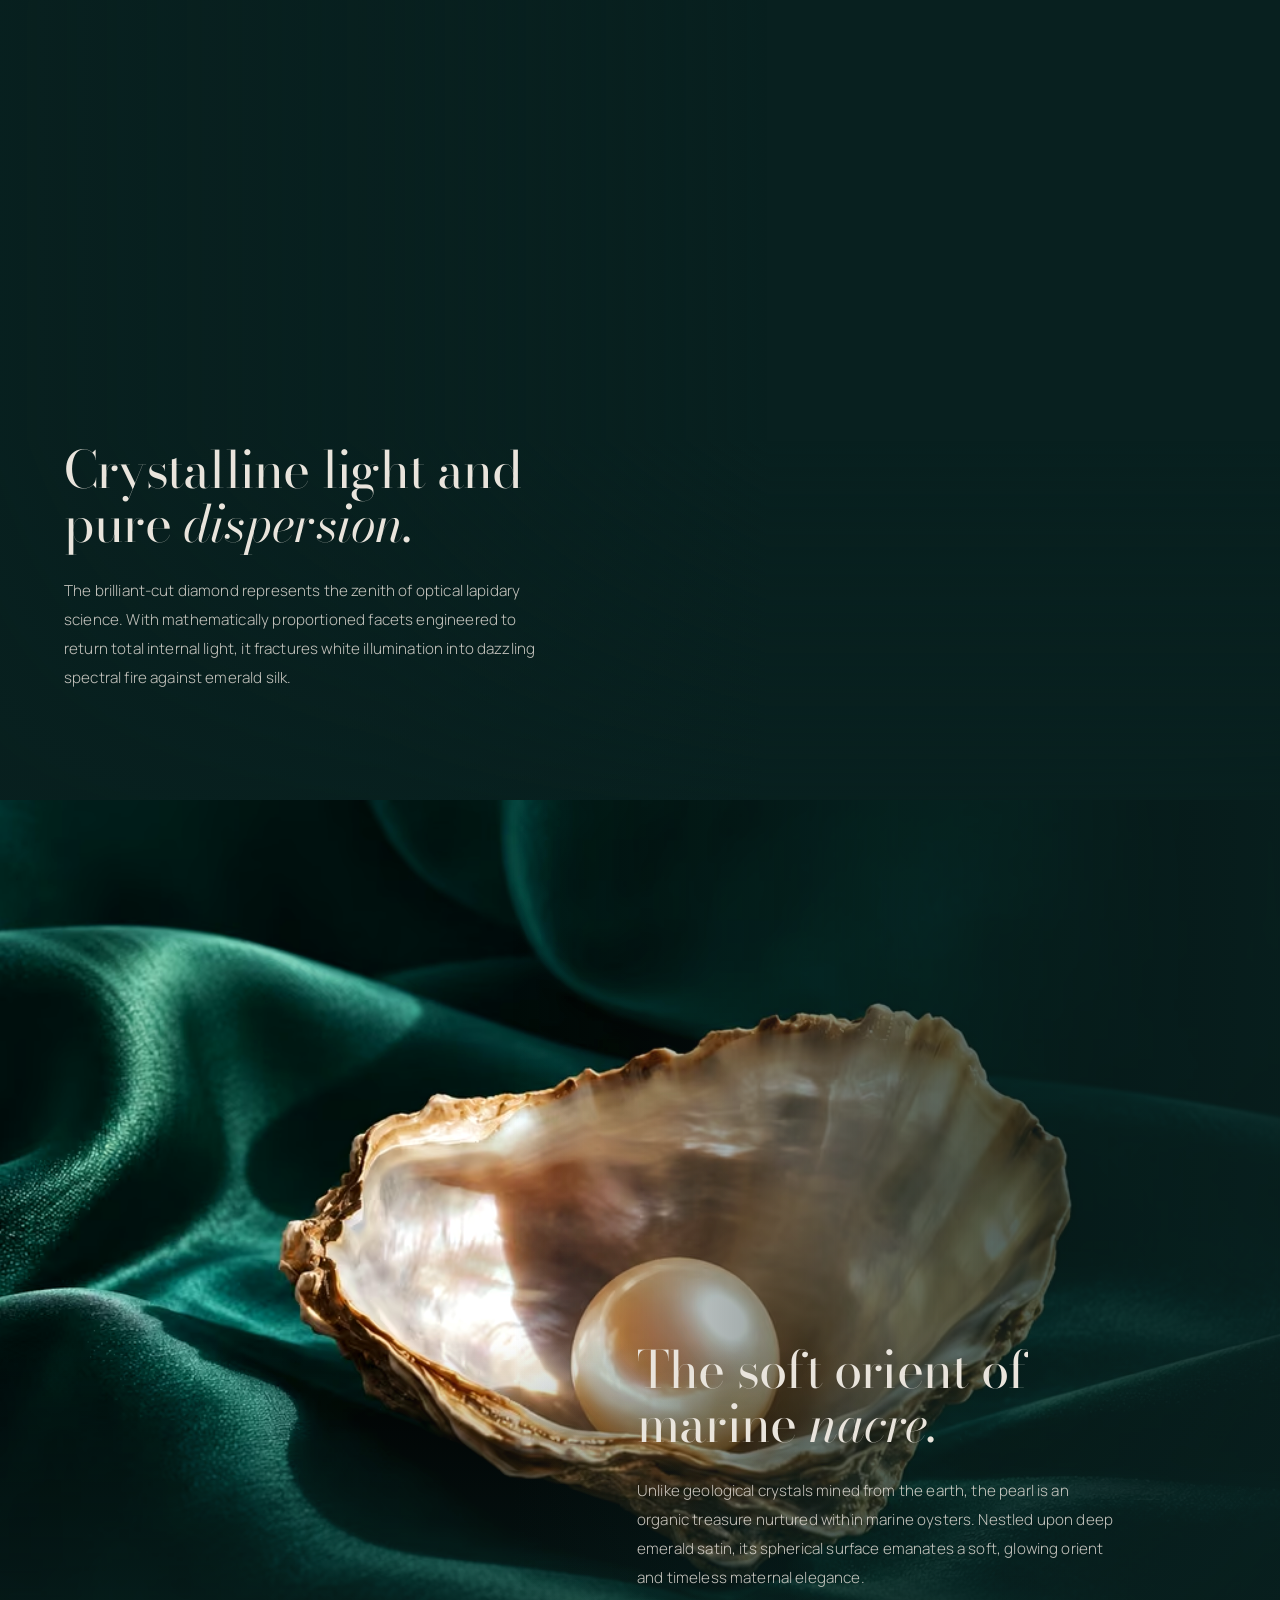
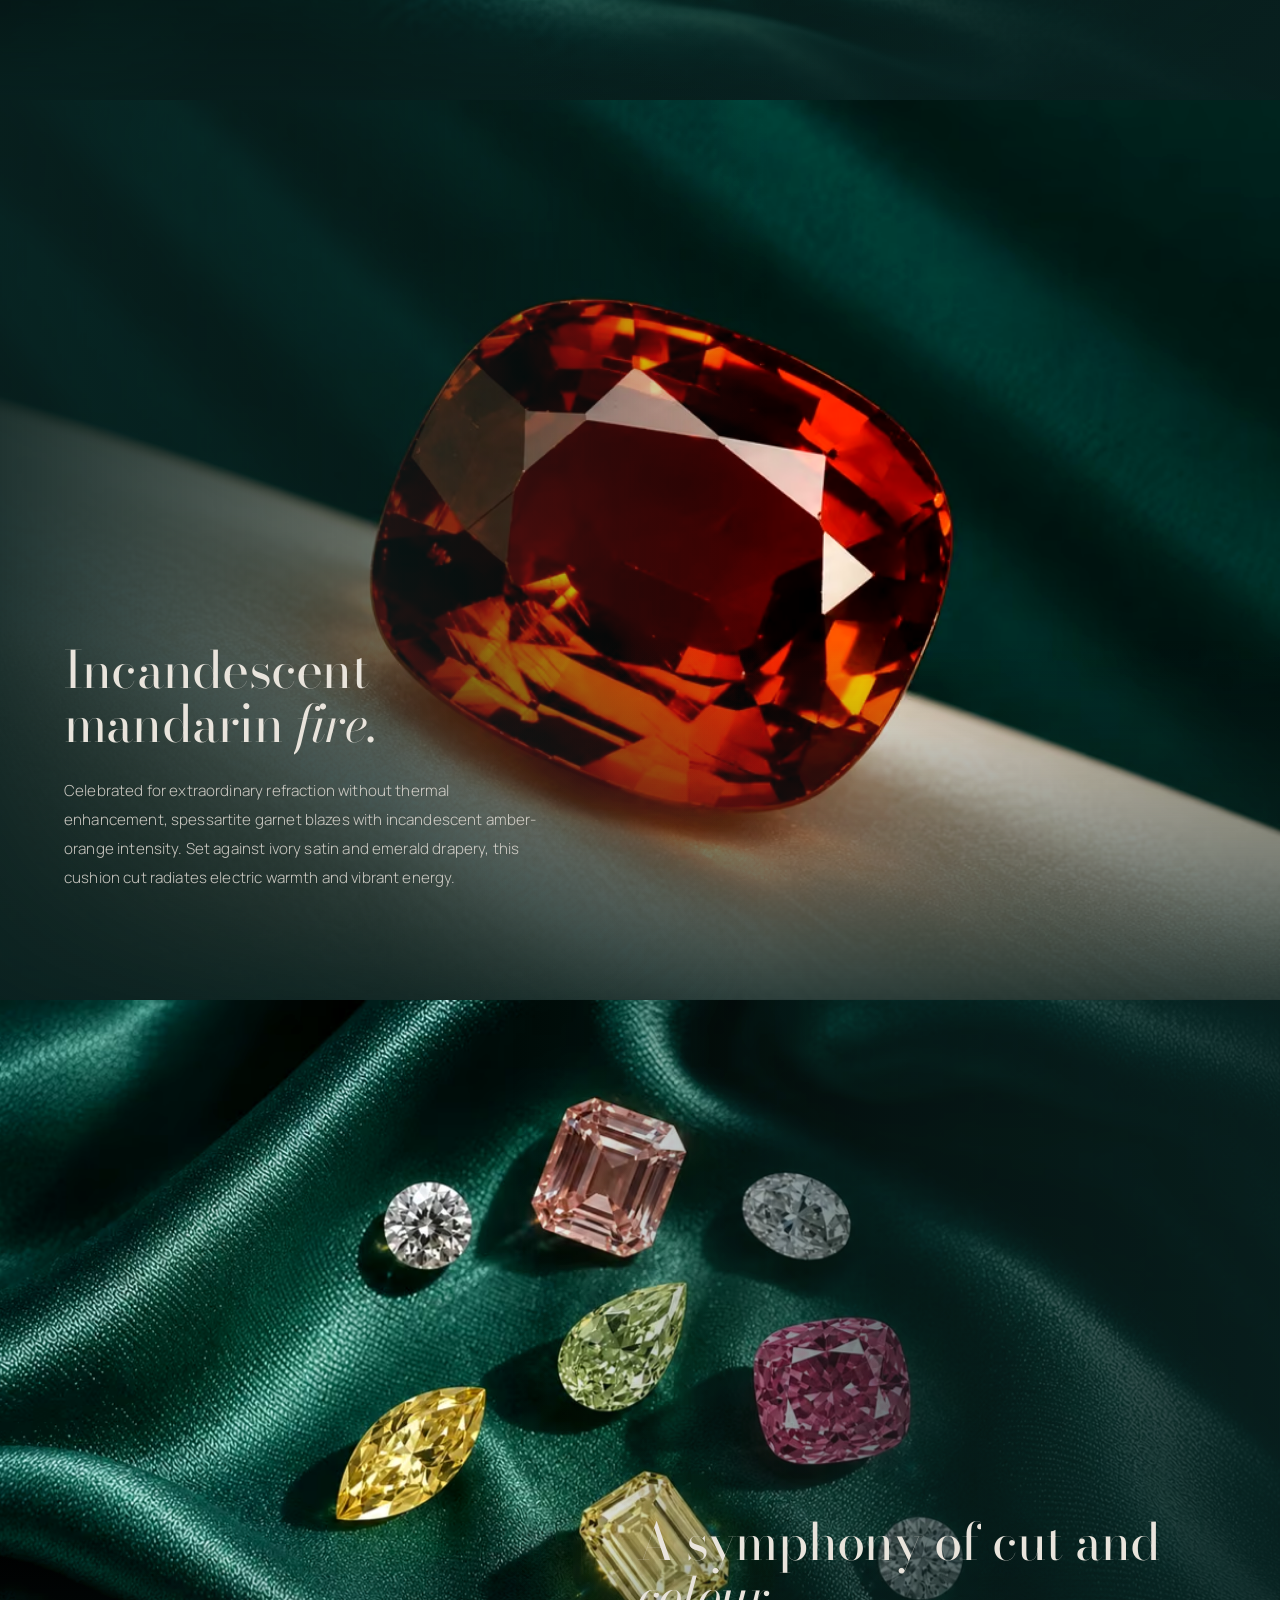
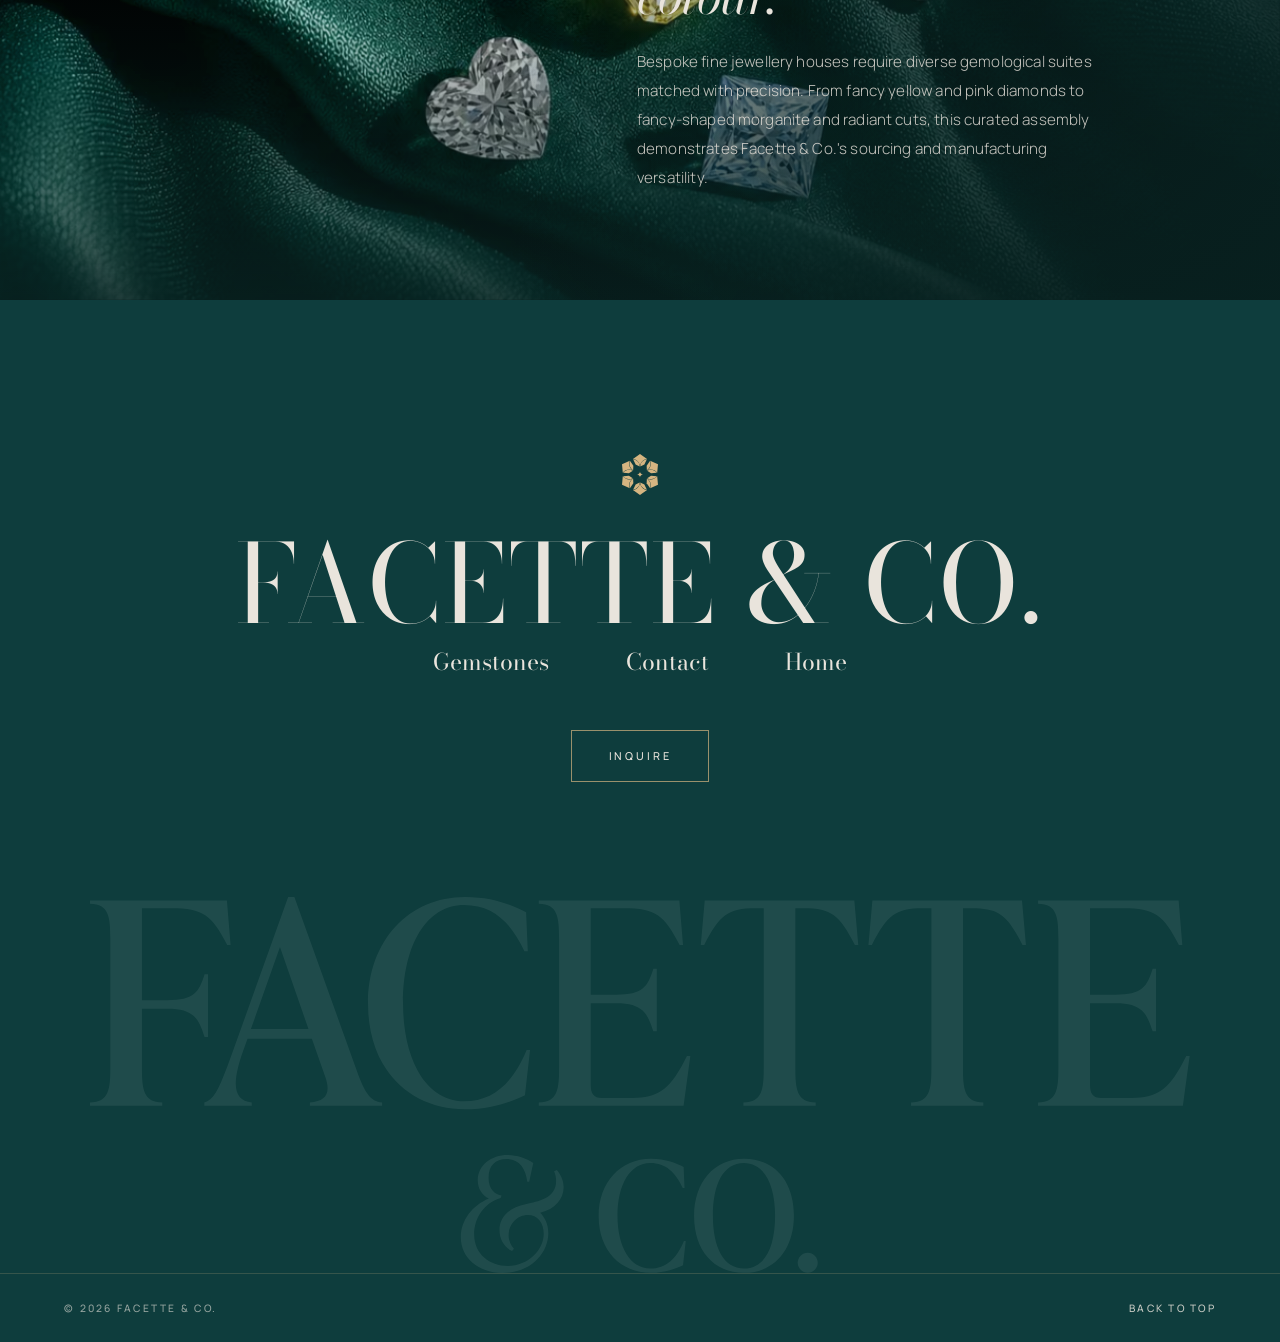
<file: gemstone/gemstone-blog.html>
<!DOCTYPE html>
<html lang="en">
<head>
<meta charset="utf-8">
<meta name="viewport" content="width=device-width, initial-scale=1, viewport-fit=cover">
<title>The Language of Stones — Facette &amp; Co.</title>
<meta name="description" content="The origin, history, sourcing and craftsmanship of gemstones in fine jewellery.">
<meta name="theme-color" content="#0E3D3D">
<meta property="og:title" content="The Language of Stones — Facette &amp; Co.">
<meta property="og:description" content="The origin, history, sourcing and craftsmanship of gemstones in fine jewellery.">
<meta property="og:image" content="assets/img/curated-suite-1280.jpg">
<link rel="icon" href="assets/logo/mark-emerald.svg" type="image/svg+xml">
<link rel="preload" href="assets/fonts/BodoniModa-normal.woff2" as="font" type="font/woff2" crossorigin>
<link rel="preload" href="assets/fonts/Manrope-normal.woff2" as="font" type="font/woff2" crossorigin>
<link rel="preload" as="image" type="image/avif" imagesrcset="assets/img/curated-suite-800.avif 800w, assets/img/curated-suite-1280.avif 1280w, assets/img/curated-suite-1672.avif 1672w" imagesizes="(orientation: portrait) and (max-width: 760px) 114vh, (orientation: portrait) 178vh, 100vw">
<link rel="stylesheet" href="assets/css/gemstone-blog.css">
<script src="assets/js/gemstone-blog.js" defer></script>
</head>
<body class="no-js">
<div class="veil" id="veil" aria-hidden="true"><img src="assets/logo/mark-gold.svg" alt="" width="96" height="110"></div>
<div class="progress" aria-hidden="true"><i id="progress"></i></div>

<header class="hdr" id="hdr">
  <button class="menu-btn" id="burger" type="button" aria-label="Open menu" aria-expanded="false" aria-controls="menu"><span class="bars" aria-hidden="true"></span><span class="menu-label">Menu</span></button>
  <a class="brand" href="/" aria-label="Facette &amp; Co. home">
    <img class="wm" src="assets/logo/wordmark-ivory.svg" alt="Facette &amp; Co." width="1875" height="641">
    <img class="ic" src="assets/logo/mark-gold.svg" alt="" aria-hidden="true" width="960" height="1102">
  </a>
  <a class="enquire" href="#inquire">Enquire</a>
  <nav class="links" aria-label="Primary">
    <a href="/gemstones" aria-current="page">Gemstones</a>
    <a href="/jewellery">Jewellery</a>
    <a href="/accessories">Accessories</a>
    <a href="/gifting">Gifting</a>
    <a href="/about">About</a>
  </nav>
</header>

<nav class="menu" id="menu" aria-label="Story sections">
  <img class="menu-mark" src="assets/logo/mark-gold.svg" alt="" aria-hidden="true" width="960" height="1102">
  <ul>
      <li><a href="#s0" data-go="0" style="--i:0">The Language of Stones</a></li>
      <li><a href="#s1" data-go="1" style="--i:1">Yellow Gemstones</a></li>
      <li><a href="#s2" data-go="2" style="--i:2">Cat's-Eye Chrysoberyl</a></li>
      <li><a href="#s3" data-go="3" style="--i:3">Royal Sapphire</a></li>
      <li><a href="#s4" data-go="4" style="--i:4">Colombian Emerald</a></li>
      <li><a href="#s5" data-go="5" style="--i:5">Cushion Ruby</a></li>
      <li><a href="#s6" data-go="6" style="--i:6">Cabochon Ruby</a></li>
      <li><a href="#s7" data-go="7" style="--i:7">Brilliant Diamond</a></li>
      <li><a href="#s8" data-go="8" style="--i:8">South Sea Pearl</a></li>
      <li><a href="#s9" data-go="9" style="--i:9">Fiery Garnet</a></li>
      <li><a href="#s10" data-go="10" style="--i:10">Curated Suite</a></li>
  </ul>
</nav>

<main>
  <div class="story" id="story">
    <div class="stage" id="stage">

        <!-- 00 INTRO -->
        <section class="scene scene--hero" id="s0" aria-label="Introduction">
          <div class="scene__media"><picture>
            <source type="image/avif" srcset="assets/img/curated-suite-800.avif 800w, assets/img/curated-suite-1280.avif 1280w, assets/img/curated-suite-1672.avif 1672w" sizes="(orientation: portrait) 178vh, 100vw">
            <source type="image/webp" srcset="assets/img/curated-suite-800.webp 800w, assets/img/curated-suite-1280.webp 1280w, assets/img/curated-suite-1672.webp 1672w" sizes="(orientation: portrait) 178vh, 100vw">
            <img src="assets/img/curated-suite-1280.jpg" srcset="assets/img/curated-suite-800.jpg 800w, assets/img/curated-suite-1280.jpg 1280w, assets/img/curated-suite-1672.jpg 1672w" sizes="(orientation: portrait) 178vh, 100vw" alt="A curated collection of fine gemstones and fancy-coloured diamonds on emerald silk" width="1672" height="941" decoding="async" fetchpriority="high">
          </picture></div>
          <div class="hero__veil" aria-hidden="true"></div>
          <div class="hero__inner">
            <img class="hero__mark" src="assets/logo/mark-gold.svg" alt="" aria-hidden="true" width="960" height="1102">
            <h1 class="hero__title" aria-label="The language of stones">
              <span class="line"><span>The Language</span></span>
              <span class="line line--it"><span>of Stones</span></span>
            </h1>
            <div class="hero__row"><a class="pill" href="#s1" data-go="1"><span>Begin the story</span></a></div>
          </div>
        </section>

        <section class="scene" id="s1" aria-labelledby="t1">
          <div class="scene__media"><picture>
            <source type="image/avif" srcset="assets/img/yellow-gemstone-800.avif 800w, assets/img/yellow-gemstone-1280.avif 1280w, assets/img/yellow-gemstone-1672.avif 1671w" sizes="(orientation: portrait) and (max-width: 760px) 114vh, (orientation: portrait) 178vh, 100vw">
            <source type="image/webp" srcset="assets/img/yellow-gemstone-800.webp 800w, assets/img/yellow-gemstone-1280.webp 1280w, assets/img/yellow-gemstone-1672.webp 1671w" sizes="(orientation: portrait) and (max-width: 760px) 114vh, (orientation: portrait) 178vh, 100vw">
            <img src="assets/img/yellow-gemstone-1280.jpg" srcset="assets/img/yellow-gemstone-800.jpg 800w, assets/img/yellow-gemstone-1280.jpg 1280w, assets/img/yellow-gemstone-1672.jpg 1671w" sizes="(orientation: portrait) and (max-width: 760px) 114vh, (orientation: portrait) 178vh, 100vw" alt="An intricately faceted oval golden gemstone reflecting light on polished ivory marble" width="1671" height="941" decoding="async" style="--sc:1.18;--ox:50%;--oy:50%;--tx:9%">
          </picture></div>
          <div class="scene__shade"></div>
          <div class="scene__text">
            <h2 id="t1">The warmth of imperial gold.</h2>
            <p class="body">Golden gemstones have long symbolized sovereign warmth and celestial radiance. Masterfully cut with brilliant kite and star facets, this oval stone gathers ambient light and disperses warm amber refractions across polished ivory marble.</p>
          </div>
          <div class="scene__dim"></div>
        </section>

        <section class="scene scene--right" id="s2" aria-labelledby="t2">
          <div class="scene__media"><picture>
            <source type="image/avif" data-srcset="assets/img/cats-eye-chrysoberyl-800.avif 800w, assets/img/cats-eye-chrysoberyl-1280.avif 1280w, assets/img/cats-eye-chrysoberyl-1672.avif 1672w" sizes="(orientation: portrait) and (max-width: 760px) 114vh, (orientation: portrait) 178vh, 100vw">
            <source type="image/webp" data-srcset="assets/img/cats-eye-chrysoberyl-800.webp 800w, assets/img/cats-eye-chrysoberyl-1280.webp 1280w, assets/img/cats-eye-chrysoberyl-1672.webp 1672w" sizes="(orientation: portrait) and (max-width: 760px) 114vh, (orientation: portrait) 178vh, 100vw">
            <img data-src="assets/img/cats-eye-chrysoberyl-1280.jpg" data-srcset="assets/img/cats-eye-chrysoberyl-800.jpg 800w, assets/img/cats-eye-chrysoberyl-1280.jpg 1280w, assets/img/cats-eye-chrysoberyl-1672.jpg 1672w" sizes="(orientation: portrait) and (max-width: 760px) 114vh, (orientation: portrait) 178vh, 100vw" alt="A polished golden cat's-eye gemstone sphere with a sharp chatoyant band of light" width="1672" height="941" decoding="async" style="--sc:1.18;--ox:50%;--oy:50%;--tx:-9%">
          </picture></div>
          <div class="scene__shade"></div>
          <div class="scene__text">
            <h2 id="t2">Luminous optical wonder.</h2>
            <p class="body">Revered through antiquity as protective talismans, golden chrysoberyl spheres exhibit exquisite chatoyancy. A sharp, concentrated band of light glides across the curved dome as illumination shifts, revealing nature's optical mastery.</p>
          </div>
          <div class="scene__dim"></div>
        </section>

        <section class="scene" id="s3" aria-labelledby="t3">
          <div class="scene__media"><picture>
            <source type="image/avif" data-srcset="assets/img/royal-sapphire-800.avif 800w, assets/img/royal-sapphire-1280.avif 1280w, assets/img/royal-sapphire-1672.avif 1672w" sizes="(orientation: portrait) and (max-width: 760px) 114vh, (orientation: portrait) 178vh, 100vw">
            <source type="image/webp" data-srcset="assets/img/royal-sapphire-800.webp 800w, assets/img/royal-sapphire-1280.webp 1280w, assets/img/royal-sapphire-1672.webp 1672w" sizes="(orientation: portrait) and (max-width: 760px) 114vh, (orientation: portrait) 178vh, 100vw">
            <img data-src="assets/img/royal-sapphire-1280.jpg" data-srcset="assets/img/royal-sapphire-800.jpg 800w, assets/img/royal-sapphire-1280.jpg 1280w, assets/img/royal-sapphire-1672.jpg 1672w" sizes="(orientation: portrait) and (max-width: 760px) 114vh, (orientation: portrait) 178vh, 100vw" alt="A cushion-cut royal blue sapphire on an ivory marble surface with emerald velvet" width="1672" height="941" decoding="async" style="--sc:1.18;--ox:50%;--oy:50%;--tx:9%">
          </picture></div>
          <div class="scene__shade"></div>
          <div class="scene__text">
            <h2 id="t3">Sovereign depth and royal blue.</h2>
            <p class="body">From papal rings to the coronation crowns of royal dynasties, blue sapphires have embodied nobility, wisdom, and steadfast devotion. This cushion-cut gem reveals velvety saturation and profound celestial depth upon veined marble.</p>
          </div>
          <div class="scene__dim"></div>
        </section>

        <section class="scene scene--right" id="s4" aria-labelledby="t4">
          <div class="scene__media"><picture>
            <source type="image/avif" data-srcset="assets/img/colombian-emerald-800.avif 800w, assets/img/colombian-emerald-1280.avif 1280w, assets/img/colombian-emerald-1672.avif 1671w" sizes="(orientation: portrait) and (max-width: 760px) 114vh, (orientation: portrait) 178vh, 100vw">
            <source type="image/webp" data-srcset="assets/img/colombian-emerald-800.webp 800w, assets/img/colombian-emerald-1280.webp 1280w, assets/img/colombian-emerald-1672.webp 1671w" sizes="(orientation: portrait) and (max-width: 760px) 114vh, (orientation: portrait) 178vh, 100vw">
            <img data-src="assets/img/colombian-emerald-1280.jpg" data-srcset="assets/img/colombian-emerald-800.jpg 800w, assets/img/colombian-emerald-1280.jpg 1280w, assets/img/colombian-emerald-1672.jpg 1671w" sizes="(orientation: portrait) and (max-width: 760px) 114vh, (orientation: portrait) 178vh, 100vw" alt="An octagon-cut emerald on an ivory marble slab illuminated by a beam of light" width="1671" height="941" decoding="async" style="--sc:1.18;--ox:50%;--oy:50%;--tx:-9%">
          </picture></div>
          <div class="scene__shade"></div>
          <div class="scene__text">
            <h2 id="t4">The signature of living earth.</h2>
            <p class="body">Formed in the earth's crust over millions of years through hydrothermal cooling, the emerald owes its vivid green to chromium and vanadium. Cut in classic step facets upon raw crystalline marble, its natural jardin confirms authentic origin.</p>
          </div>
          <div class="scene__dim"></div>
        </section>

        <section class="scene" id="s5" aria-labelledby="t5">
          <div class="scene__media"><picture>
            <source type="image/avif" data-srcset="assets/img/cushion-ruby-800.avif 800w, assets/img/cushion-ruby-1280.avif 1280w, assets/img/cushion-ruby-1672.avif 1670w" sizes="(orientation: portrait) and (max-width: 760px) 114vh, (orientation: portrait) 178vh, 100vw">
            <source type="image/webp" data-srcset="assets/img/cushion-ruby-800.webp 800w, assets/img/cushion-ruby-1280.webp 1280w, assets/img/cushion-ruby-1672.webp 1670w" sizes="(orientation: portrait) and (max-width: 760px) 114vh, (orientation: portrait) 178vh, 100vw">
            <img data-src="assets/img/cushion-ruby-1280.jpg" data-srcset="assets/img/cushion-ruby-800.jpg 800w, assets/img/cushion-ruby-1280.jpg 1280w, assets/img/cushion-ruby-1672.jpg 1670w" sizes="(orientation: portrait) and (max-width: 760px) 114vh, (orientation: portrait) 178vh, 100vw" alt="A cushion-cut pigeon's blood red ruby nestled in draped emerald velvet" width="1670" height="941" decoding="async" style="--sc:1.22;--ox:50%;--oy:50%;--tx:10%">
          </picture></div>
          <div class="scene__shade"></div>
          <div class="scene__text">
            <h2 id="t5">Vivid pigeon's blood crimson.</h2>
            <p class="body">Hailed as the king of gems, the finest ruby unites intense red saturation with fiery natural fluorescence. Nestled within pleated emerald velvet, this faceted cushion cut radiates an incandescent glow that commands high-jewellery architecture.</p>
          </div>
          <div class="scene__dim"></div>
        </section>

        <section class="scene scene--right" id="s6" aria-labelledby="t6">
          <div class="scene__media"><picture>
            <source type="image/avif" data-srcset="assets/img/cabochon-ruby-800.avif 800w, assets/img/cabochon-ruby-1280.avif 1280w, assets/img/cabochon-ruby-1672.avif 1672w" sizes="(orientation: portrait) and (max-width: 760px) 114vh, (orientation: portrait) 178vh, 100vw">
            <source type="image/webp" data-srcset="assets/img/cabochon-ruby-800.webp 800w, assets/img/cabochon-ruby-1280.webp 1280w, assets/img/cabochon-ruby-1672.webp 1672w" sizes="(orientation: portrait) and (max-width: 760px) 114vh, (orientation: portrait) 178vh, 100vw">
            <img data-src="assets/img/cabochon-ruby-1280.jpg" data-srcset="assets/img/cabochon-ruby-800.jpg 800w, assets/img/cabochon-ruby-1280.jpg 1280w, assets/img/cabochon-ruby-1672.jpg 1672w" sizes="(orientation: portrait) and (max-width: 760px) 114vh, (orientation: portrait) 178vh, 100vw" alt="A polished oval cabochon ruby standing upright on an ivory marble surface" width="1672" height="941" decoding="async" style="--sc:1.18;--ox:50%;--oy:50%;--tx:-9%">
          </picture></div>
          <div class="scene__shade"></div>
          <div class="scene__text">
            <h2 id="t6">Smooth cabochon purity.</h2>
            <p class="body">Before the advent of geometric faceting, ancient artisans shaped precious corundum into smooth cabochons to honor sheer color density. Standing upright on ivory marble, this oval cabochon displays rich, uninterrupted crimson depth.</p>
          </div>
          <div class="scene__dim"></div>
        </section>

        <section class="scene" id="s7" aria-labelledby="t7">
          <div class="scene__media"><picture>
            <source type="image/avif" data-srcset="assets/img/brilliant-diamond-800.avif 800w, assets/img/brilliant-diamond-1280.avif 1280w, assets/img/brilliant-diamond-1672.avif 1672w" sizes="(orientation: portrait) and (max-width: 760px) 114vh, (orientation: portrait) 178vh, 100vw">
            <source type="image/webp" data-srcset="assets/img/brilliant-diamond-800.webp 800w, assets/img/brilliant-diamond-1280.webp 1280w, assets/img/brilliant-diamond-1672.webp 1672w" sizes="(orientation: portrait) and (max-width: 760px) 114vh, (orientation: portrait) 178vh, 100vw">
            <img data-src="assets/img/brilliant-diamond-1280.jpg" data-srcset="assets/img/brilliant-diamond-800.jpg 800w, assets/img/brilliant-diamond-1280.jpg 1280w, assets/img/brilliant-diamond-1672.jpg 1672w" sizes="(orientation: portrait) and (max-width: 760px) 114vh, (orientation: portrait) 178vh, 100vw" alt="A brilliant-cut diamond catching light against an emerald silk backdrop" width="1672" height="941" decoding="async" style="--sc:1.18;--ox:50%;--oy:50%;--tx:9%">
          </picture></div>
          <div class="scene__shade"></div>
          <div class="scene__text">
            <h2 id="t7">Crystalline light and pure dispersion.</h2>
            <p class="body">The brilliant-cut diamond represents the zenith of optical lapidary science. With mathematically proportioned facets engineered to return total internal light, it fractures white illumination into dazzling spectral fire against emerald silk.</p>
          </div>
          <div class="scene__dim"></div>
        </section>

        <section class="scene scene--right" id="s8" aria-labelledby="t8">
          <div class="scene__media"><picture>
            <source type="image/avif" data-srcset="assets/img/south-sea-pearl-800.avif 800w, assets/img/south-sea-pearl-1280.avif 1280w, assets/img/south-sea-pearl-1672.avif 1672w" sizes="(orientation: portrait) and (max-width: 760px) 114vh, (orientation: portrait) 178vh, 100vw">
            <source type="image/webp" data-srcset="assets/img/south-sea-pearl-800.webp 800w, assets/img/south-sea-pearl-1280.webp 1280w, assets/img/south-sea-pearl-1672.webp 1672w" sizes="(orientation: portrait) and (max-width: 760px) 114vh, (orientation: portrait) 178vh, 100vw">
            <img data-src="assets/img/south-sea-pearl-1280.jpg" data-srcset="assets/img/south-sea-pearl-800.jpg 800w, assets/img/south-sea-pearl-1280.jpg 1280w, assets/img/south-sea-pearl-1672.jpg 1672w" sizes="(orientation: portrait) and (max-width: 760px) 114vh, (orientation: portrait) 178vh, 100vw" alt="A lustrous natural South Sea pearl resting inside an oyster shell on emerald satin" width="1672" height="941" decoding="async" style="--sc:1.18;--ox:50%;--oy:50%;--tx:-9%">
          </picture></div>
          <div class="scene__shade"></div>
          <div class="scene__text">
            <h2 id="t8">The soft orient of marine nacre.</h2>
            <p class="body">Unlike geological crystals mined from the earth, the pearl is an organic treasure nurtured within marine oysters. Nestled upon deep emerald satin, its spherical surface emanates a soft, glowing orient and timeless maternal elegance.</p>
          </div>
          <div class="scene__dim"></div>
        </section>

        <section class="scene" id="s9" aria-labelledby="t9">
          <div class="scene__media"><picture>
            <source type="image/avif" data-srcset="assets/img/fiery-garnet-800.avif 800w, assets/img/fiery-garnet-1280.avif 1280w, assets/img/fiery-garnet-1672.avif 1672w" sizes="(orientation: portrait) and (max-width: 760px) 114vh, (orientation: portrait) 178vh, 100vw">
            <source type="image/webp" data-srcset="assets/img/fiery-garnet-800.webp 800w, assets/img/fiery-garnet-1280.webp 1280w, assets/img/fiery-garnet-1672.webp 1672w" sizes="(orientation: portrait) and (max-width: 760px) 114vh, (orientation: portrait) 178vh, 100vw">
            <img data-src="assets/img/fiery-garnet-1280.jpg" data-srcset="assets/img/fiery-garnet-800.jpg 800w, assets/img/fiery-garnet-1280.jpg 1280w, assets/img/fiery-garnet-1672.jpg 1672w" sizes="(orientation: portrait) and (max-width: 760px) 114vh, (orientation: portrait) 178vh, 100vw" alt="A cushion-cut fiery spessartite garnet glowing with incandescent orange hues" width="1672" height="940" decoding="async" style="--sc:1.18;--ox:50%;--oy:50%;--tx:9%">
          </picture></div>
          <div class="scene__shade"></div>
          <div class="scene__text">
            <h2 id="t9">Incandescent mandarin fire.</h2>
            <p class="body">Celebrated for extraordinary refraction without thermal enhancement, spessartite garnet blazes with incandescent amber-orange intensity. Set against ivory satin and emerald drapery, this cushion cut radiates electric warmth and vibrant energy.</p>
          </div>
          <div class="scene__dim"></div>
        </section>

        <section class="scene scene--right" id="s10" aria-labelledby="t10">
          <div class="scene__media"><picture>
            <source type="image/avif" data-srcset="assets/img/curated-suite-800.avif 800w, assets/img/curated-suite-1280.avif 1280w, assets/img/curated-suite-1672.avif 1672w" sizes="(orientation: portrait) and (max-width: 760px) 114vh, (orientation: portrait) 178vh, 100vw">
            <source type="image/webp" data-srcset="assets/img/curated-suite-800.webp 800w, assets/img/curated-suite-1280.webp 1280w, assets/img/curated-suite-1672.webp 1672w" sizes="(orientation: portrait) and (max-width: 760px) 114vh, (orientation: portrait) 178vh, 100vw">
            <img data-src="assets/img/curated-suite-1280.jpg" data-srcset="assets/img/curated-suite-800.jpg 800w, assets/img/curated-suite-1280.jpg 1280w, assets/img/curated-suite-1672.jpg 1672w" sizes="(orientation: portrait) and (max-width: 760px) 114vh, (orientation: portrait) 178vh, 100vw" alt="A curated collection of fancy-coloured and white gemstones in diverse cuts on emerald silk" width="1672" height="941" decoding="async" style="--sc:1.18;--ox:50%;--oy:50%;--tx:-9%">
          </picture></div>
          <div class="scene__shade"></div>
          <div class="scene__text">
            <h2 id="t10">A symphony of cut and colour.</h2>
            <p class="body">Bespoke fine jewellery houses require diverse gemological suites matched with precision. From fancy yellow and pink diamonds to fancy-shaped morganite and radiant cuts, this curated assembly demonstrates Facette &amp; Co.'s sourcing and manufacturing versatility.</p>
          </div>
          <div class="scene__dim"></div>
        </section>

    </div>
  </div>
</main>

<footer class="footer" id="inquire">
  <div class="footer__cta">
    <img class="footer__logo reveal" src="assets/logo/mark-gold.svg" alt="" aria-hidden="true" width="960" height="1102">
    <p class="footer__mark reveal" aria-label="Facette and Co.">Facette &amp; Co.</p>
    <div class="footer__links reveal">
      <a href="/gemstones">Gemstones</a>
      <a href="/contact">Contact</a>
      <a href="/">Home</a>
    </div>
    <div class="footer__cta-btn reveal"><a class="pill pill--gold" href="/contact"><span>Inquire</span></a></div>
  </div>
  <img class="footer__wm" src="assets/logo/wordmark-ivory.svg" alt="" aria-hidden="true" width="1875" height="641" loading="lazy">
  <div class="footer__bar"><span>&copy; 2026 Facette &amp; Co.</span><a href="#s0" data-go="0">Back to top</a></div>
</footer>
</body>
</html>
</file>
<file: facette-fine-jewellery-manufacture/assets/css/manufacture.css>
@font-face {
  font-family: 'Bodoni Moda';
  font-style: italic;
  font-weight: 400;
  font-display: swap;
  src: url(../fonts/BodoniModa-italic.woff2) format('woff2');
  unicode-range: U+0000-00FF, U+0131, U+0152-0153, U+02BB-02BC, U+02C6, U+02DA, U+02DC, U+0304, U+0308, U+0329, U+2000-206F, U+20AC, U+2122, U+2191, U+2193, U+2212, U+2215, U+FEFF, U+FFFD;
}
@font-face {
  font-family: 'Bodoni Moda';
  font-style: normal;
  font-weight: 400 500;
  font-display: swap;
  src: url(../fonts/BodoniModa-normal.woff2) format('woff2');
  unicode-range: U+0000-00FF, U+0131, U+0152-0153, U+02BB-02BC, U+02C6, U+02DA, U+02DC, U+0304, U+0308, U+0329, U+2000-206F, U+20AC, U+2122, U+2191, U+2193, U+2212, U+2215, U+FEFF, U+FFFD;
}
@font-face {
  font-family: 'Manrope';
  font-style: normal;
  font-weight: 300 600;
  font-display: swap;
  src: url(../fonts/Manrope-normal.woff2) format('woff2');
  unicode-range: U+0000-00FF, U+0131, U+0152-0153, U+02BB-02BC, U+02C6, U+02DA, U+02DC, U+0304, U+0308, U+0329, U+2000-206F, U+20AC, U+2122, U+2191, U+2193, U+2212, U+2215, U+FEFF, U+FFFD;
}

:root{
  --black:#050c0b; --emerald:#0E3D3D; --emerald-rich:#05624C; --emerald-ink:#08201f;
  --gold:#D5B581; --gold-deep:#A88A55; --ivory:#E9E4DC; --paper:#F4F1EB;
  --display:"Bodoni Moda","Didot","Bodoni 72",Georgia,serif; --sans:"Manrope","Helvetica Neue",Arial,sans-serif;
  --ease:cubic-bezier(.22,.61,.12,1); --ease-lux:cubic-bezier(.65,.05,.2,1);
  --pad:clamp(1.4rem,5vw,5rem); --hdr:118px;
}
*,*::before,*::after{box-sizing:border-box}
html{-webkit-text-size-adjust:100%;background:var(--black)}
body{margin:0;background:var(--black);color:var(--ivory);font-family:var(--sans);font-weight:300;line-height:1.6;overflow-x:hidden;-webkit-font-smoothing:antialiased;text-rendering:optimizeLegibility}
img{display:block;max-width:100%}
picture{display:contents}
a{color:inherit;text-decoration:none}
button{font:inherit;color:inherit;background:none;border:0;padding:0;cursor:pointer}
:focus-visible{outline:1px solid var(--gold);outline-offset:4px}
::selection{background:var(--gold);color:var(--emerald)}

/* Brand veil (short moment, same as the main site) */
.veil{position:fixed;inset:0;z-index:90;background:var(--emerald);display:grid;place-items:center;pointer-events:none;clip-path:inset(0);animation:veilOut .8s var(--ease-lux) .7s forwards}
.veil img{width:56px;height:auto;opacity:0;animation:veilMark 1s var(--ease) .05s forwards}
@keyframes veilMark{0%{opacity:0;transform:scale(.92)}45%{opacity:1}100%{opacity:1;transform:none}}
@keyframes veilOut{to{clip-path:inset(0 0 100% 0);visibility:hidden}}

/* Reading progress */
.progress{position:fixed;left:0;right:0;top:0;height:2px;z-index:60;pointer-events:none}
.progress i{display:block;height:100%;background:linear-gradient(90deg,var(--gold-deep),var(--gold));transform-origin:0 50%;transform:scaleX(0)}

/* Header (Facette site header) */
.hdr{--slot:56px;position:fixed;inset:0 0 auto 0;z-index:50;padding:env(safe-area-inset-top,0px) var(--pad) 0;height:calc(var(--hdr) + env(safe-area-inset-top,0px));
  display:grid;grid-template-columns:1fr auto 1fr;align-content:center;align-items:center;color:var(--ivory);transition:height .9s var(--ease)}
.hdr::before{content:"";position:absolute;inset:0;z-index:-1;pointer-events:none;background:linear-gradient(rgba(5,12,11,.6),rgba(5,12,11,0));transition:background .8s ease}
.hdr::after{content:"";position:absolute;left:var(--pad);right:var(--pad);bottom:0;height:1px;background:rgba(213,181,129,.35);transform:scaleX(0);transition:transform 1.2s var(--ease)}
.hdr.is-compact{--hdr:68px;--slot:38px}
.hdr.is-compact::before{background:rgba(14,61,61,.72);-webkit-backdrop-filter:blur(18px) saturate(1.2);backdrop-filter:blur(18px) saturate(1.2)}
.hdr.is-compact::after{transform:scaleX(1)}
.brand{grid-column:2;grid-row:1;display:grid;place-items:center;height:var(--slot);transition:height .9s var(--ease)}
.brand img{grid-area:1/1;display:block;width:auto;height:var(--slot);transition:opacity .6s ease,transform .9s var(--ease)}
.brand .ic{opacity:0;transform:scale(.8)}
.is-compact .brand .wm{opacity:0;transform:translateY(-8px) scale(.9)}
.is-compact .brand .ic{opacity:1;transform:none;transition-delay:.15s}
.menu-btn{grid-row:1;grid-column:1;justify-self:start;display:inline-flex;align-items:center;gap:.9rem;font-size:.72rem;font-weight:500;letter-spacing:.22em;text-transform:uppercase;min-height:44px;position:relative;z-index:2}
.bars{width:28px;height:9px;position:relative;display:block}
.bars::before,.bars::after{content:"";position:absolute;left:0;height:1px;background:currentColor;transition:transform .6s var(--ease),width .6s var(--ease),top .6s var(--ease),bottom .6s var(--ease)}
.bars::before{top:0;right:0}.bars::after{bottom:0;width:65%}
.menu-btn:hover .bars::after{width:100%}
.menu-open .bars::before{top:4px;transform:rotate(18deg)}
.menu-open .bars::after{bottom:4px;width:100%;transform:rotate(-18deg)}
.enquire{grid-row:1;grid-column:3;justify-self:end;font-size:.72rem;font-weight:500;letter-spacing:.22em;text-transform:uppercase;position:relative;padding:.6rem 0;min-height:44px;display:inline-flex;align-items:center}
.enquire::after{content:"";position:absolute;left:0;right:0;bottom:.45rem;height:1px;background:var(--gold);transform-origin:right;transform:scaleX(.4);transition:transform .6s var(--ease)}
.enquire:hover::after{transform:scaleX(1)}
.links{grid-column:1/-1;grid-row:2;justify-self:center;display:flex;gap:clamp(1.4rem,3vw,3rem);margin-top:.5rem;max-height:30px;overflow:hidden;transition:max-height .8s var(--ease),margin-top .8s var(--ease),opacity .5s ease}
.links a{font-size:.66rem;font-weight:500;letter-spacing:.26em;text-transform:uppercase;opacity:.8;position:relative;padding:.4rem 0;transition:opacity .3s,color .3s}
.links a::after{content:"";position:absolute;left:0;right:0;bottom:.15rem;height:1px;background:var(--gold);transform:scaleX(0);transform-origin:left;transition:transform .5s var(--ease)}
.links a:hover,.links a[aria-current]{opacity:1;color:var(--gold)}
.links a:hover::after,.links a[aria-current]::after{transform:scaleX(1)}
.is-compact .links{max-height:0;margin-top:0;opacity:0;visibility:hidden;pointer-events:none}

/* Menu overlay: story chapters */
.menu{position:fixed;inset:0;z-index:45;background:var(--emerald);color:var(--ivory);clip-path:inset(0 0 100% 0);visibility:hidden;
  transition:clip-path 1s var(--ease-lux),visibility 0s 1s;display:flex;flex-direction:column;justify-content:center;padding:calc(var(--hdr) + 1rem) var(--pad) 3rem;overflow:auto}
.menu::before{content:"";position:absolute;inset:clamp(.75rem,2vw,1.5rem);border:1px solid rgba(213,181,129,.22);pointer-events:none}
.menu-open .menu{clip-path:inset(0);visibility:visible;transition:clip-path 1s var(--ease-lux),visibility 0s}
.menu-open{overflow:hidden}
.menu-mark{position:absolute;right:calc(var(--pad) + 1rem);bottom:calc(var(--pad) + 1rem);width:clamp(44px,5vw,72px);height:auto;opacity:.6}
.menu ul{list-style:none;margin:0 auto;padding:0;display:grid;grid-template-columns:repeat(2,minmax(0,1fr));column-gap:4rem;width:min(100%,1040px)}
.menu a{font-family:var(--display);font-size:clamp(1.35rem,2.7vw,2.4rem);display:inline-flex;align-items:baseline;gap:1.1rem;line-height:1.3;padding:.18em 0;
  opacity:0;transform:translateY(22px);transition:opacity .6s ease,transform .8s var(--ease),color .35s}
.menu a small{font-family:var(--sans);font-size:.64rem;letter-spacing:.22em;color:var(--gold);min-width:1.8rem}
.menu a:hover,.menu a.is-active{color:var(--gold)}
.menu-open .menu a{opacity:1;transform:none;transition-delay:calc(var(--i)*45ms + 300ms)}

/* Chapter index */
.dots{position:fixed;right:clamp(1rem,2.4vw,2.6rem);top:50%;transform:translateY(-50%);z-index:44;display:flex;flex-direction:column;gap:.15rem;margin:0;padding:0;list-style:none;
  opacity:0;transition:opacity .8s ease}
.dots.is-on{opacity:1}
.dots a{display:flex;align-items:center;justify-content:flex-end;gap:.7rem;height:26px;color:rgba(233,228,220,.55);transition:color .4s}
.dots a::after{content:"";display:block;width:14px;height:1px;background:currentColor;transition:width .6s var(--ease),background .4s}
.dots b{font-weight:500;font-size:.6rem;letter-spacing:.18em;opacity:0;transition:opacity .4s}
.dots span{position:absolute;right:100%;margin-right:.4rem;white-space:nowrap;font-size:.6rem;letter-spacing:.24em;text-transform:uppercase;opacity:0;transform:translateX(6px);transition:opacity .4s,transform .5s var(--ease)}
.dots a{position:relative}
.dots a:hover,.dots a.is-active{color:var(--gold)}
.dots a.is-active::after{width:38px}
.dots a.is-active b,.dots a:hover b{opacity:1}
.dots a:hover span{opacity:1;transform:none}
.dots a.is-active span{opacity:.9;transform:none}

/* Pinned story */
.story{position:relative}
.stage{position:sticky;top:0;height:100vh;height:100svh;overflow:hidden;background:var(--black)}
.scene{position:absolute;inset:0;overflow:hidden;will-change:transform;background:var(--emerald-ink);contain:paint}
.scene__media{position:absolute;inset:0;overflow:hidden;will-change:transform}
.scene__media img{position:absolute;inset:0;width:100%;height:100%;object-fit:cover;object-position:50% 50%;transform-origin:var(--ox,50%) var(--oy,50%);
  transform:translate3d(var(--tx,0%),0,0) scale(var(--sc,1));will-change:transform;opacity:0;transition:opacity 1.2s ease;filter:saturate(1.04) contrast(1.03)}
.scene__media img.is-loaded{opacity:1}
.scene__shade{position:absolute;inset:0;pointer-events:none;
  background:linear-gradient(to right,rgba(8,32,31,.9) 0%,rgba(8,32,31,.6) 30%,rgba(8,32,31,0) 60%),
    linear-gradient(to top,rgba(8,32,31,.85) 0%,rgba(8,32,31,0) 40%),
    radial-gradient(130% 100% at 60% 45%,rgba(0,0,0,0) 55%,rgba(0,0,0,.35) 100%)}
.scene--right .scene__shade{background:linear-gradient(to left,rgba(8,32,31,.9) 0%,rgba(8,32,31,.6) 30%,rgba(8,32,31,0) 60%),
    linear-gradient(to top,rgba(8,32,31,.85) 0%,rgba(8,32,31,0) 40%),
    radial-gradient(130% 100% at 40% 45%,rgba(0,0,0,0) 55%,rgba(0,0,0,.35) 100%)}
.scene__dim{position:absolute;inset:0;background:#000;opacity:0;pointer-events:none}
.scene__text{position:absolute;left:var(--pad);bottom:clamp(3.6rem,12vh,8rem);width:min(33rem,calc(100% - 2*var(--pad)))}
.scene--right .scene__text{left:auto;right:calc(var(--pad) + 3.2rem)}
.scene__text>*{opacity:0;transform:translate3d(0,28px,0);will-change:transform,opacity}
.eyebrow{margin:0 0 1.2rem;font-size:.66rem;font-weight:500;letter-spacing:.34em;text-transform:uppercase;color:var(--gold)}
.rule{display:block;width:3.6rem;height:1px;margin:0 0 1.8rem;background:var(--gold);transform-origin:left center;opacity:0}
.scene h2{margin:0 0 1.6rem;font-family:var(--display);font-weight:400;font-size:clamp(2.2rem,4vw,4.6rem);line-height:1.06;letter-spacing:-.015em;color:var(--ivory)}
.scene h2 .w{display:inline-block;overflow:hidden;vertical-align:top;padding:.04em .02em .16em;margin:-.04em -.02em -.16em}
.scene h2 .w>span{display:inline-block;will-change:transform}
.scene h2 .w:last-child>span{font-style:italic;color:#efe3cb}
.scene p.body{margin:0;font-size:clamp(.95rem,1.05vw,1.08rem);font-weight:300;line-height:1.9;letter-spacing:.01em;color:rgba(233,228,220,.84);max-width:30rem}
.scene__count{position:absolute;left:var(--pad);bottom:1.6rem;font-size:.64rem;font-weight:500;letter-spacing:.3em;color:rgba(233,228,220,.55)}
.scene--right .scene__count{left:auto;right:calc(var(--pad) + 3.2rem)}

/* Hero: full-bleed cinematic opener */
.scene--hero{background:var(--black);display:flex;align-items:flex-end;justify-content:center}
.scene--hero .scene__media img{opacity:1;object-position:58% 45%;animation:settle 3.2s var(--ease) both;filter:saturate(1.05) contrast(1.05) brightness(.92)}
@keyframes settle{from{opacity:0;transform:scale(1.14)}to{opacity:1;transform:scale(1.02)}}
.hero__veil{position:absolute;inset:0;pointer-events:none;background:
  linear-gradient(180deg,rgba(5,12,11,.6) 0%,rgba(5,12,11,0) 28%),
  linear-gradient(0deg,rgba(5,12,11,.88) 0%,rgba(5,12,11,.4) 36%,rgba(5,12,11,0) 62%),
  radial-gradient(46% 30% at 50% 66%,rgba(5,12,11,.5) 0%,rgba(5,12,11,0) 100%),
  radial-gradient(120% 90% at 50% 45%,rgba(0,0,0,0) 50%,rgba(0,0,0,.5) 100%)}
.hero__inner{position:relative;z-index:2;text-align:center;padding:0 var(--pad) clamp(5.5rem,14vh,9rem)}
.hero__mark{width:30px;height:auto;margin:0 auto 1.6rem;opacity:0;animation:fadeUp 1.2s var(--ease) 1.1s forwards}
.hero__title{margin:0 0 2.2rem;font-family:var(--display);font-weight:400;font-size:clamp(3rem,9vw,9.5rem);line-height:.98;letter-spacing:-.025em;color:var(--ivory)}
.hero__title .line{display:block;overflow:hidden;padding-bottom:.08em}
.hero__title .line>span{display:block;transform:translateY(110%);animation:rise 1.5s var(--ease) 1s forwards}
.hero__title .line--it>span{font-style:italic;color:var(--gold);animation-delay:1.15s}
@keyframes rise{to{transform:none}}
.hero__row{display:flex;justify-content:center;opacity:0;animation:fadeUp 1s var(--ease) 1.7s forwards}
@keyframes fadeUp{from{opacity:0;transform:translateY(14px)}to{opacity:1;transform:none}}
.hero__cue{position:absolute;left:50%;bottom:1.6rem;z-index:2;width:1px;height:46px;background:rgba(233,228,220,.22);overflow:hidden}
.hero__cue i{position:absolute;left:0;top:0;width:1px;height:40%;background:var(--gold);animation:cue 2.4s var(--ease) infinite}
@keyframes cue{0%{transform:translateY(-100%)}100%{transform:translateY(260%)}}

/* Buttons */
.pill{position:relative;display:inline-flex;align-items:center;justify-content:center;min-height:52px;padding:0 2.3rem;border:1px solid rgba(213,181,129,.7);
  font-size:.68rem;font-weight:500;letter-spacing:.26em;text-transform:uppercase;color:var(--ivory);overflow:hidden;isolation:isolate;transition:color .5s var(--ease),border-color .5s}
.pill::before{content:"";position:absolute;inset:0;z-index:-1;background:var(--gold);transform:scaleY(0);transform-origin:bottom;transition:transform .6s var(--ease)}
.pill:hover{color:var(--emerald);border-color:var(--gold)}
.pill:hover::before{transform:scaleY(1)}

/* Footer (main site footer look, member's content) */
.footer{position:relative;z-index:2;background:var(--emerald);color:var(--ivory);overflow:hidden}
.footer__cta{text-align:center;padding:clamp(5.5rem,12vw,10rem) var(--pad) clamp(3rem,6vw,5rem)}
.footer__logo{width:36px;height:auto;margin:0 auto 2.2rem}
.footer__mark{margin:0;font-family:var(--display);font-weight:400;text-transform:uppercase;white-space:nowrap;font-size:clamp(2.2rem,8.5vw,8.5rem);line-height:1;letter-spacing:.02em}
.footer__rule{border:0;width:72px;height:1px;background:var(--gold);margin:clamp(1.8rem,3.5vw,2.8rem) auto}
.footer__links{display:flex;justify-content:center;gap:1rem clamp(2rem,6vw,5.5rem);flex-wrap:wrap;font-family:var(--display);font-size:clamp(1.1rem,1.8vw,1.6rem)}
.footer__links a{position:relative;padding:.3rem 0;transition:color .3s}
.footer__links a::after{content:"";position:absolute;left:0;right:0;bottom:0;height:1px;background:var(--gold);transform:scaleX(0);transform-origin:left;transition:transform .5s var(--ease)}
.footer__links a:hover{color:var(--gold)}.footer__links a:hover::after{transform:scaleX(1)}
.footer__links small{font-family:var(--sans);font-size:.55em;letter-spacing:.2em;margin-right:.6rem;color:var(--gold)}
.footer__cta-btn{display:flex;justify-content:center;margin-top:2.8rem}
.footer__wm{display:block;width:min(86%,1100px);height:auto;margin:clamp(1rem,3vw,2.5rem) auto 0;opacity:.07}
.footer__bar{display:flex;flex-wrap:wrap;justify-content:space-between;align-items:center;gap:1rem 2rem;padding:1.6rem var(--pad) calc(1.6rem + env(safe-area-inset-bottom,0px));
  border-top:1px solid rgba(213,181,129,.2);font-size:.64rem;font-weight:500;letter-spacing:.22em;text-transform:uppercase;color:rgba(233,228,220,.62)}
.footer__bar a{color:rgba(233,228,220,.85);transition:color .3s}.footer__bar a:hover{color:var(--gold)}
.reveal{opacity:0;transform:translateY(28px);transition:opacity 1s var(--ease),transform 1.1s var(--ease)}
.reveal.is-visible{opacity:1;transform:none}
.footer__cta>.reveal:nth-child(2){transition-delay:.12s}.footer__cta>.reveal:nth-child(4){transition-delay:.24s}.footer__cta>.reveal:nth-child(5){transition-delay:.36s}

/* Static natural scrolling: stacked full-screen scenes without scroll-hijacking */
.static .stage,.no-js .stage{position:relative;height:auto;overflow:visible}
.static .scene,.no-js .scene{position:relative;height:100vh;height:100svh;transform:none!important;visibility:visible!important}
.static .scene__text>*,.static .rule,.no-js .scene__text>*{opacity:1!important;transform:none!important}
.static .scene__dim{display:none}
.static .reveal,.no-js .reveal{opacity:1;transform:none}
.static .scene__media img,.no-js .scene__media img{opacity:1!important;transform:none!important}
.static .sweep{display:none!important}
.static .film__stage{transform:none!important}

/* Responsive */
@media (max-width:1024px){.dots span{display:none}}
@media (max-width:900px){:root{--hdr:92px}.hdr{--slot:44px}.links{display:none}.menu ul{grid-template-columns:1fr}}
@media (max-width:760px){
  :root{--hdr:78px}
  .hdr{--slot:38px}.hdr.is-compact{--hdr:62px;--slot:32px}
  .menu-btn,.enquire{font-size:.64rem;letter-spacing:.2em}
  .menu a{font-size:clamp(1.25rem,6vw,1.6rem);padding:.12em 0}
  .dots{right:.5rem;gap:0}
  .dots a{height:20px}
  .dots a::after{width:8px}.dots a.is-active::after{width:20px}
  .dots b{display:none}
  .scene__media img{--tx:0%!important}
  .scene:not(.scene--hero) .scene__media img{height:64%;bottom:auto;object-position:50% 38%}
  .scene:not(.scene--hero) .scene__media::after{content:"";position:absolute;left:0;right:0;top:40%;height:26%;background:linear-gradient(to bottom,rgba(8,32,31,0),var(--emerald-ink));pointer-events:none}
  .scene__shade,.scene--right .scene__shade{background:linear-gradient(to top,rgba(8,32,31,.9) 0%,rgba(8,32,31,.6) 40%,rgba(8,32,31,0) 60%),linear-gradient(180deg,rgba(5,12,11,.5) 0%,rgba(5,12,11,0) 18%)}
  .scene__text,.scene--right .scene__text{left:var(--pad);right:auto;bottom:3.6rem;width:calc(100% - 2*var(--pad) - 1.2rem)}
  .scene__count,.scene--right .scene__count{left:var(--pad);right:auto;bottom:1.4rem}
  .scene h2{font-size:clamp(2rem,9vw,2.7rem);margin-bottom:1.2rem}
  .scene p.body{font-size:.92rem;line-height:1.8}
  .eyebrow{font-size:.6rem;letter-spacing:.28em;margin-bottom:1rem}
  .rule{margin-bottom:1.3rem}
  .hero__title{font-size:clamp(2.8rem,14vw,4.4rem);margin-bottom:1.8rem}
  .scene--hero .scene__media img{object-position:60% 40%}
  .footer__mark{font-size:clamp(1.9rem,10.4vw,3rem)}
  .footer__links{flex-direction:column;align-items:center;gap:.6rem}
  .footer__bar{justify-content:center;text-align:center}
}
@media (max-height:640px) and (max-width:760px){.scene p.body{font-size:.86rem;line-height:1.7}.scene h2{font-size:1.9rem}}
@media (prefers-reduced-motion:reduce){
  *,*::before,*::after{animation-duration:.01ms!important;animation-delay:0s!important;animation-iteration-count:1!important;transition-duration:.01ms!important}
}

/* chapter count sits under its text block */
.scene__count,.scene--right .scene__count{position:absolute;left:0;right:auto;bottom:auto;top:calc(100% + 1.3rem)}
.scene--right .scene__count{left:auto;right:0}
@media (max-width:760px){.scene__text,.scene--right .scene__text{bottom:3.4rem}.scene__count,.scene--right .scene__count{left:0;right:auto;top:calc(100% + 1rem)}}

/* Cinematic dissolve stage (chapters cross-fade in place; no panel slides) */
.scene{will-change:opacity}
.scene__media{will-change:auto;transform-origin:50% 50%}
.scene h2 .w>span{will-change:transform,opacity}
.sweep{position:absolute;top:0;bottom:0;left:0;width:100%;z-index:20;pointer-events:none;opacity:0;will-change:transform,opacity;
  background:linear-gradient(105deg,rgba(213,181,129,0) 30%,rgba(213,181,129,.10) 42%,rgba(239,227,203,.22) 50%,rgba(213,181,129,.10) 58%,rgba(213,181,129,0) 70%)}
.no-js .sweep,.static .sweep{display:none}

/* Manufacture: per-image focal points (desktop only; mobile keeps the original crop) */
@media (min-width:761px){
  #s4 .scene__media img{object-position:50% 72%}
}
@media (max-width:760px){
  #s3 .scene__media img{object-position:80% 40%}
  #s4 .scene__media img{object-position:84% 55%}
}
/* extra contrast behind the hero title (busy sketch desk) */
.scene--hero .hero__veil{background:
  radial-gradient(62% 40% at 50% 63%,rgba(5,12,11,.62) 0%,rgba(5,12,11,0) 100%),
  linear-gradient(180deg,rgba(5,12,11,.6) 0%,rgba(5,12,11,0) 28%),
  linear-gradient(0deg,rgba(5,12,11,.88) 0%,rgba(5,12,11,.4) 36%,rgba(5,12,11,0) 62%),
  radial-gradient(120% 90% at 50% 45%,rgba(0,0,0,0) 50%,rgba(0,0,0,.5) 100%)}

/* =========================================================
   Manufacture film: framed player, scroll-linked entrance
   ========================================================= */
.film{position:relative;z-index:2;overflow:hidden;padding:clamp(5.5rem,11vw,10rem) var(--pad) clamp(4.5rem,8vw,7.5rem);
  background:linear-gradient(180deg,var(--black) 0,var(--emerald-ink) 22%,var(--emerald-ink) 68%,var(--emerald) 100%)}
.film::before{content:"";position:absolute;inset:0;pointer-events:none;
  background:radial-gradient(60% 38% at 50% 58%,rgba(5,98,76,.30),rgba(5,98,76,0) 70%),radial-gradient(40% 24% at 50% 0%,rgba(213,181,129,.07),rgba(213,181,129,0) 100%)}
.film__mark{position:absolute;left:50%;top:56%;width:min(62vw,760px);height:auto;opacity:.045;pointer-events:none;
  transform:translate3d(-50%,-50%,0) rotate(calc(var(--r,0)*1deg));will-change:transform}

.film__head{position:relative;z-index:1;text-align:center;max-width:48rem;margin:0 auto clamp(2.8rem,5vw,4.6rem)}
.film__head .eyebrow{margin-bottom:1.5rem}
.film__title{margin:0 0 1.7rem;font-family:var(--display);font-weight:400;font-size:clamp(2.4rem,5.6vw,5.4rem);line-height:1.04;letter-spacing:-.02em;color:var(--ivory)}
.film__title em{font-style:italic;color:#efe3cb}
.film__title .w{display:inline-block;overflow:hidden;vertical-align:top;padding:.04em .02em .16em;margin:-.04em -.02em -.16em}
.film__title .w>span{display:inline-block;transform:translate3d(0,105%,0);transition:transform 1.25s var(--ease) calc(var(--d,0)*.08s + .12s)}
.film__title .w:last-child>span{font-style:italic;color:#efe3cb}
.film.is-in .film__title .w>span{transform:none}
.film__rule{display:block;width:3.6rem;height:1px;margin:0 auto 1.7rem;background:var(--gold);transform:scaleX(0);transition:transform 1.2s var(--ease) .55s}
.film.is-in .film__rule{transform:none}
.film__lede{margin:0 auto;max-width:30rem;font-size:clamp(.95rem,1.05vw,1.08rem);line-height:1.9;letter-spacing:.01em;color:rgba(233,228,220,.82)}

/* The stage grows into place as it scrolls in (--p 0 to 1, set by JS) */
.film__stage{--p:0;--e1:0;--e2:0;--e3:0;--e4:0;position:relative;z-index:1;width:min(1180px,100%);margin:0 auto;
  transform:translate3d(0,calc((1 - var(--p))*44px),0) scale(calc(.9 + .1*var(--p)));transform-origin:50% 0;will-change:transform}
.film__frame{position:relative;padding:clamp(8px,1.3vw,18px);
  background:linear-gradient(145deg,rgba(213,181,129,.16),rgba(213,181,129,.03) 42%,rgba(213,181,129,.12));
  box-shadow:0 56px 120px -36px rgba(0,0,0,.75),0 0 150px -24px rgba(213,181,129,calc(.04 + .13*var(--p)))}
.film__edge{position:absolute;background:rgba(213,181,129,.7);pointer-events:none}
.film__edge--t{left:0;right:0;top:0;height:1px;transform-origin:0 50%;transform:scaleX(var(--e1))}
.film__edge--r{top:0;bottom:0;right:0;width:1px;transform-origin:50% 0;transform:scaleY(var(--e2))}
.film__edge--b{left:0;right:0;bottom:0;height:1px;transform-origin:100% 50%;transform:scaleX(var(--e3))}
.film__edge--l{top:0;bottom:0;left:0;width:1px;transform-origin:50% 100%;transform:scaleY(var(--e4))}
.film__corner{position:absolute;width:22px;height:22px;border:0 solid var(--gold);pointer-events:none;opacity:calc((var(--p) - .6)*2.5);transition:transform .8s var(--ease)}
.film__corner--tl{left:-9px;top:-9px;border-width:1px 0 0 1px}
.film__corner--tr{right:-9px;top:-9px;border-width:1px 1px 0 0}
.film__corner--bl{left:-9px;bottom:-9px;border-width:0 0 1px 1px}
.film__corner--br{right:-9px;bottom:-9px;border-width:0 1px 1px 0}
.film__stage:hover .film__corner--tl{transform:translate(-4px,-4px)}.film__stage:hover .film__corner--tr{transform:translate(4px,-4px)}
.film__stage:hover .film__corner--bl{transform:translate(-4px,4px)}.film__stage:hover .film__corner--br{transform:translate(4px,4px)}

.film__screen{position:relative;aspect-ratio:16/9;background:#000;overflow:hidden;isolation:isolate;
  clip-path:inset(calc((1 - var(--p))*7%) calc((1 - var(--p))*7%) calc((1 - var(--p))*7%) calc((1 - var(--p))*7%))}
.film__screen::after{content:"";position:absolute;inset:0;z-index:6;pointer-events:none;box-shadow:inset 0 0 0 1px rgba(213,181,129,.4)}
.film__screen video,.film__screen iframe{position:absolute;inset:0;width:100%;height:100%;border:0;background:#000;object-fit:contain}
.film__screen iframe{z-index:5}

/* Poster: slow Ken Burns drift, soft champagne light passing across */
.film__poster{position:absolute;inset:0;z-index:1;overflow:hidden;transition:opacity .9s var(--ease),visibility .9s}
.film__kb{position:absolute;inset:0;animation:filmKb 26s ease-in-out infinite alternate}
.film__poster img{position:absolute;inset:0;width:100%;height:100%;object-fit:cover;filter:saturate(1.06) contrast(1.05) brightness(.82);
  transform:scale(1.1) translate3d(0,calc((var(--p) - .5)*-3%),0)}
@keyframes filmKb{from{transform:scale(1.02) translate3d(0,0,0)}to{transform:scale(1.1) translate3d(-1.6%,-1%,0)}}
.film__poster::before{content:"";position:absolute;inset:0;z-index:2;pointer-events:none;background:
  radial-gradient(120% 90% at 50% 46%,rgba(0,0,0,0) 45%,rgba(0,0,0,.55) 100%),
  linear-gradient(0deg,rgba(5,12,11,.7) 0,rgba(5,12,11,0) 45%),
  linear-gradient(180deg,rgba(5,12,11,.45) 0,rgba(5,12,11,0) 30%)}
.film__sweep{position:absolute;top:0;bottom:0;left:0;width:55%;z-index:3;pointer-events:none;opacity:0;
  background:linear-gradient(105deg,rgba(239,227,203,0) 0,rgba(239,227,203,.2) 50%,rgba(239,227,203,0) 100%);animation:filmSweep 9s var(--ease-lux) 2s infinite}
@keyframes filmSweep{0%{transform:translateX(-120%);opacity:0}8%{opacity:1}30%{transform:translateX(230%);opacity:0}100%{transform:translateX(230%);opacity:0}}

/* Play button */
.film__play{position:absolute;inset:0;z-index:4;display:grid;place-content:center;justify-items:center;gap:1.4rem;cursor:pointer;transition:opacity .6s var(--ease),visibility .6s}
.film__disc{position:relative;width:clamp(68px,9vw,106px);aspect-ratio:1;border-radius:50%;border:1px solid rgba(213,181,129,.85);background:rgba(8,32,31,.38);
  -webkit-backdrop-filter:blur(6px);backdrop-filter:blur(6px);display:grid;place-items:center;transition:transform .7s var(--ease),background .5s,border-color .5s}
.film__disc::before,.film__disc::after{content:"";position:absolute;inset:-1px;border-radius:50%;border:1px solid rgba(213,181,129,.6);animation:filmPulse 3.4s var(--ease) infinite;pointer-events:none}
.film__disc::after{animation-delay:1.7s}
@keyframes filmPulse{0%{transform:scale(1);opacity:.75}100%{transform:scale(1.95);opacity:0}}
.film__disc svg{width:30%;height:auto;margin-left:7%;fill:var(--gold);transition:fill .4s}
.film__label{text-shadow:0 1px 14px rgba(0,0,0,.7);padding-left:.34em;font-size:.66rem;font-weight:500;letter-spacing:.34em;text-transform:uppercase;color:var(--ivory)}
.film__play:hover .film__disc,.film__play:focus-visible .film__disc{transform:scale(1.08);background:var(--gold);border-color:var(--gold)}
.film__play:hover .film__disc svg,.film__play:focus-visible .film__disc svg{fill:var(--emerald)}

/* Controls (shown while watching) */
.film__bar{position:absolute;left:0;right:0;bottom:0;z-index:7;display:flex;align-items:center;gap:clamp(.6rem,1.6vw,1.4rem);
  padding:3rem clamp(.8rem,2vw,1.6rem) clamp(.6rem,1.3vw,1.1rem);background:linear-gradient(0deg,rgba(5,12,11,.88),rgba(5,12,11,0));
  opacity:0;transform:translateY(8px);pointer-events:none;transition:opacity .5s var(--ease),transform .6s var(--ease)}
.film__screen.is-started.is-ui .film__bar{opacity:1;transform:none;pointer-events:auto}
.film__screen.is-started .film__poster,.film__screen.is-started .film__play{opacity:0;visibility:hidden;pointer-events:none}
.film__screen.is-started{cursor:pointer}
.film__screen.is-started.is-playing:not(.is-ui){cursor:none}
.fb{display:grid;place-items:center;width:38px;height:38px;color:var(--ivory);transition:color .3s,transform .4s var(--ease)}
.fb:hover{color:var(--gold);transform:scale(1.1)}
.fb svg{width:18px;height:18px;fill:currentColor}
.fb .i-pause,.fb .i-mute,.fb .i-exit{display:none}
.film__screen.is-playing .fb--play .i-play{display:none}.film__screen.is-playing .fb--play .i-pause{display:block}
.film__screen.is-muted .fb--mute .i-vol{display:none}.film__screen.is-muted .fb--mute .i-mute{display:block}
.film__time{font-size:.64rem;font-weight:500;letter-spacing:.18em;font-variant-numeric:tabular-nums;color:rgba(233,228,220,.85);white-space:nowrap}
.film__seek{--v:0%;flex:1;min-width:0;height:22px;margin:0;background:transparent;cursor:pointer;-webkit-appearance:none;appearance:none}
.film__seek::-webkit-slider-runnable-track{height:2px;background:linear-gradient(90deg,var(--gold) var(--v),rgba(233,228,220,.28) var(--v))}
.film__seek::-moz-range-track{height:2px;background:rgba(233,228,220,.28)}
.film__seek::-moz-range-progress{height:2px;background:var(--gold)}
.film__seek::-webkit-slider-thumb{-webkit-appearance:none;width:12px;height:12px;margin-top:-5px;border-radius:50%;background:var(--gold);border:0;transition:transform .3s var(--ease)}
.film__seek::-moz-range-thumb{width:12px;height:12px;border-radius:50%;background:var(--gold);border:0}
.film__seek:hover::-webkit-slider-thumb{transform:scale(1.35)}
.film__note{position:absolute;left:50%;bottom:12%;z-index:8;transform:translate(-50%,10px);padding:.9rem 1.6rem;border:1px solid rgba(213,181,129,.5);background:rgba(8,32,31,.85);
  font-size:.64rem;font-weight:500;letter-spacing:.28em;text-transform:uppercase;color:var(--ivory);opacity:0;pointer-events:none;transition:opacity .5s,transform .6s var(--ease);white-space:nowrap}
.film__note.is-on{opacity:1;transform:translate(-50%,0)}
.film__screen.is-embed .film__bar{display:none}

.film__meta{display:flex;justify-content:space-between;gap:1rem 2rem;flex-wrap:wrap;margin-top:1.4rem;padding:0 .2rem;
  font-size:.64rem;font-weight:500;letter-spacing:.24em;text-transform:uppercase;color:rgba(233,228,220,.6)}
.film__meta b{font-weight:500;color:var(--gold)}

/* No JS: native video controls, nothing animated */
.no-js .film__poster,.no-js .film__play,.no-js .film__bar,.no-js .film__sweep{display:none}
.no-js .film__stage{--p:1;--e1:1;--e2:1;--e3:1;--e4:1}
.no-js .film__title .w>span{transform:none}
.no-js .film__rule{transform:none}

@media (max-width:760px){
  .film{padding-top:5.5rem}
  .film__corner{display:none}
  .film__bar{padding-top:2.2rem;gap:.5rem}
  .fb{width:34px;height:34px}
  .film__time{font-size:.58rem;letter-spacing:.1em}
  .film__label{font-size:.6rem}
  .film__meta{font-size:.58rem;letter-spacing:.18em}
}
@media (prefers-reduced-motion:reduce){
  .film__kb,.film__sweep,.film__disc::before,.film__disc::after{animation:none}
  .film__title .w>span{transition:none}
  .film__stage{transform:none}
}

/* --- Complete refinement: remove golden elements, slide indicators, numbering, and decorative lines --- */
.dots,.dots.is-on{display:none !important}
.scene__count{display:none !important}
.menu a small{display:none !important}
.eyebrow,.film__head .eyebrow{display:none !important}
.rule,.film__rule,.footer__rule,.hero__cue{display:none !important}

/* new product photos (31 Oct): show the whole frame, no old per-photo framing */
.scene:not(.scene--hero) .scene__media img,#s1 .scene__media img,#s2 .scene__media img,#s3 .scene__media img,#s4 .scene__media img{object-position:50% 50%}

@media (max-width:760px){
#s1 .scene__media img{object-position:74% 50%}
#s2 .scene__media img{object-position:24% 50%}
#s3 .scene__media img{object-position:62% 50%}
#s4 .scene__media img{object-position:24% 50%}
}

#s1 .scene__media img{object-position:80% 50%}
#s3 .scene__media img{object-position:85% 50%}
#s2 .scene__media img{object-position:30% 50%}
#s4 .scene__media img{object-position:20% 50%}
@media (max-width:760px){
#s1 .scene__media img{object-position:76% 50%}
#s2 .scene__media img{object-position:38% 50%}
#s3 .scene__media img{object-position:82% 50%}
#s4 .scene__media img{object-position:24% 50%}
}
@media (max-width:760px){#s3 .scene__media img{object-position:96% 50%}}

/* reference layout (31 Oct): name + italic category, 4 serif lines, text on the left */
.scene h2 .w:last-child>span{font-style:normal;color:inherit}
.scene h2 .w--it>span,.scene h2 .w--it:last-child>span{font-style:italic;color:#efe3cb}
.scene p.body{font-family:var(--display);font-weight:400;letter-spacing:.005em;line-height:1.75;max-width:34rem}
#s1 .scene__media img{object-position:80% 50%}
#s2 .scene__media img{object-position:70% 50%}
#s3 .scene__media img{object-position:85% 50%}
#s4 .scene__media img{object-position:80% 50%}
@media (max-width:760px){
#s1 .scene__media img{object-position:76% 50%}
#s2 .scene__media img{object-position:62% 50%}
#s3 .scene__media img{object-position:96% 50%}
#s4 .scene__media img{object-position:76% 50%}
}

.scene__text .rule{visibility:hidden}
@media (min-width:761px){.scene p.body{font-size:clamp(1.05rem,1.35vw,1.35rem);line-height:1.7}}
@media (max-width:760px){.scene p.body{font-size:.98rem;line-height:1.65}}

/* Clean ivory titles without golden coloration */
.scene h2,.scene h2 .w>span{color:var(--ivory)!important}
.scene h2 .w--it>span,.scene h2 .w--it:last-child>span{color:var(--ivory)!important}
.scene p.body{color:rgba(232,229,224,.9)}

/* hero title in ivory */
.hero__title .line--it>span{color:var(--ivory)!important}

/* film section back with his vertical video (31 Oct 7:17 PM) */
.film__stage{width:min(430px,86vw,calc((100vh - 170px)*.5625))}
.film__screen{aspect-ratio:9/16}
.film__meta{width:min(430px,86vw,calc((100vh - 170px)*.5625))!important}
.film__poster img{object-position:50% 40%}
</file>
<file: fashion asscessior/assets/css/gemstone-blog.css>
@font-face {
  font-family: 'Bodoni Moda';
  font-style: italic;
  font-weight: 400;
  font-display: swap;
  src: url(../fonts/BodoniModa-italic.woff2) format('woff2');
  unicode-range: U+0000-00FF, U+0131, U+0152-0153, U+02BB-02BC, U+02C6, U+02DA, U+02DC, U+0304, U+0308, U+0329, U+2000-206F, U+20AC, U+2122, U+2191, U+2193, U+2212, U+2215, U+FEFF, U+FFFD;
}
@font-face {
  font-family: 'Bodoni Moda';
  font-style: normal;
  font-weight: 400 500;
  font-display: swap;
  src: url(../fonts/BodoniModa-normal.woff2) format('woff2');
  unicode-range: U+0000-00FF, U+0131, U+0152-0153, U+02BB-02BC, U+02C6, U+02DA, U+02DC, U+0304, U+0308, U+0329, U+2000-206F, U+20AC, U+2122, U+2191, U+2193, U+2212, U+2215, U+FEFF, U+FFFD;
}
@font-face {
  font-family: 'Manrope';
  font-style: normal;
  font-weight: 300 600;
  font-display: swap;
  src: url(../fonts/Manrope-normal.woff2) format('woff2');
  unicode-range: U+0000-00FF, U+0131, U+0152-0153, U+02BB-02BC, U+02C6, U+02DA, U+02DC, U+0304, U+0308, U+0329, U+2000-206F, U+20AC, U+2122, U+2191, U+2193, U+2212, U+2215, U+FEFF, U+FFFD;
}

:root{
  --black:#050c0b; --emerald:#0E3D3D; --emerald-rich:#05624C; --emerald-ink:#08201f;
  --gold:#D5B581; --gold-deep:#A88A55; --ivory:#E9E4DC; --paper:#F4F1EB;
  --display:"Bodoni Moda","Didot","Bodoni 72",Georgia,serif; --sans:"Manrope","Helvetica Neue",Arial,sans-serif;
  --ease:cubic-bezier(.22,.61,.12,1); --ease-lux:cubic-bezier(.65,.05,.2,1);
  --pad:clamp(1.4rem,5vw,5rem); --hdr:118px;
}
*,*::before,*::after{box-sizing:border-box}
html{-webkit-text-size-adjust:100%;background:var(--black)}
body{margin:0;background:var(--black);color:var(--ivory);font-family:var(--sans);font-weight:300;line-height:1.6;overflow-x:hidden;-webkit-font-smoothing:antialiased;text-rendering:optimizeLegibility}
img{display:block;max-width:100%}
picture{display:contents}
a{color:inherit;text-decoration:none}
button{font:inherit;color:inherit;background:none;border:0;padding:0;cursor:pointer}
:focus-visible{outline:1px solid var(--gold);outline-offset:4px}
::selection{background:var(--gold);color:var(--emerald)}

/* Brand veil (short moment, same as the main site) */
.veil{position:fixed;inset:0;z-index:90;background:var(--emerald);display:grid;place-items:center;pointer-events:none;clip-path:inset(0);animation:veilOut .8s var(--ease-lux) .7s forwards}
.veil img{width:56px;height:auto;opacity:0;animation:veilMark 1s var(--ease) .05s forwards}
@keyframes veilMark{0%{opacity:0;transform:scale(.92)}45%{opacity:1}100%{opacity:1;transform:none}}
@keyframes veilOut{to{clip-path:inset(0 0 100% 0);visibility:hidden}}

/* Reading progress */
.progress{position:fixed;left:0;right:0;top:0;height:2px;z-index:60;pointer-events:none}
.progress i{display:block;height:100%;background:linear-gradient(90deg,var(--gold-deep),var(--gold));transform-origin:0 50%;transform:scaleX(0)}

/* Header (Facette site header) */
.hdr{--slot:56px;position:fixed;inset:0 0 auto 0;z-index:50;padding:env(safe-area-inset-top,0px) var(--pad) 0;height:calc(var(--hdr) + env(safe-area-inset-top,0px));
  display:grid;grid-template-columns:1fr auto 1fr;align-content:center;align-items:center;color:var(--ivory);transition:height .9s var(--ease)}
.hdr::before{content:"";position:absolute;inset:0;z-index:-1;pointer-events:none;background:linear-gradient(rgba(5,12,11,.6),rgba(5,12,11,0));transition:background .8s ease}
.hdr::after{content:"";position:absolute;left:var(--pad);right:var(--pad);bottom:0;height:1px;background:rgba(213,181,129,.35);transform:scaleX(0);transition:transform 1.2s var(--ease)}
.hdr.is-compact{--hdr:68px;--slot:38px}
.hdr.is-compact::before{background:rgba(14,61,61,.72);-webkit-backdrop-filter:blur(18px) saturate(1.2);backdrop-filter:blur(18px) saturate(1.2)}
.hdr.is-compact::after{transform:scaleX(1)}
.brand{grid-column:2;grid-row:1;display:grid;place-items:center;height:var(--slot);transition:height .9s var(--ease)}
.brand img{grid-area:1/1;display:block;width:auto;height:var(--slot);transition:opacity .6s ease,transform .9s var(--ease)}
.brand .ic{opacity:0;transform:scale(.8)}
.is-compact .brand .wm{opacity:0;transform:translateY(-8px) scale(.9)}
.is-compact .brand .ic{opacity:1;transform:none;transition-delay:.15s}
.menu-btn{grid-row:1;grid-column:1;justify-self:start;display:inline-flex;align-items:center;gap:.9rem;font-size:.72rem;font-weight:500;letter-spacing:.22em;text-transform:uppercase;min-height:44px;position:relative;z-index:2}
.bars{width:28px;height:9px;position:relative;display:block}
.bars::before,.bars::after{content:"";position:absolute;left:0;height:1px;background:currentColor;transition:transform .6s var(--ease),width .6s var(--ease),top .6s var(--ease),bottom .6s var(--ease)}
.bars::before{top:0;right:0}.bars::after{bottom:0;width:65%}
.menu-btn:hover .bars::after{width:100%}
.menu-open .bars::before{top:4px;transform:rotate(18deg)}
.menu-open .bars::after{bottom:4px;width:100%;transform:rotate(-18deg)}
.enquire{grid-row:1;grid-column:3;justify-self:end;font-size:.72rem;font-weight:500;letter-spacing:.22em;text-transform:uppercase;position:relative;padding:.6rem 0;min-height:44px;display:inline-flex;align-items:center}
.enquire::after{content:"";position:absolute;left:0;right:0;bottom:.45rem;height:1px;background:var(--gold);transform-origin:right;transform:scaleX(.4);transition:transform .6s var(--ease)}
.enquire:hover::after{transform:scaleX(1)}
.links{grid-column:1/-1;grid-row:2;justify-self:center;display:flex;gap:clamp(1.4rem,3vw,3rem);margin-top:.5rem;max-height:30px;overflow:hidden;transition:max-height .8s var(--ease),margin-top .8s var(--ease),opacity .5s ease}
.links a{font-size:.66rem;font-weight:500;letter-spacing:.26em;text-transform:uppercase;opacity:.8;position:relative;padding:.4rem 0;transition:opacity .3s,color .3s}
.links a::after{content:"";position:absolute;left:0;right:0;bottom:.15rem;height:1px;background:var(--gold);transform:scaleX(0);transform-origin:left;transition:transform .5s var(--ease)}
.links a:hover,.links a[aria-current]{opacity:1;color:var(--gold)}
.links a:hover::after,.links a[aria-current]::after{transform:scaleX(1)}
.is-compact .links{max-height:0;margin-top:0;opacity:0;visibility:hidden;pointer-events:none}

/* Menu overlay: story chapters */
.menu{position:fixed;inset:0;z-index:45;background:var(--emerald);color:var(--ivory);clip-path:inset(0 0 100% 0);visibility:hidden;
  transition:clip-path 1s var(--ease-lux),visibility 0s 1s;display:flex;flex-direction:column;justify-content:center;padding:calc(var(--hdr) + 1rem) var(--pad) 3rem;overflow:auto}
.menu::before{content:"";position:absolute;inset:clamp(.75rem,2vw,1.5rem);border:1px solid rgba(213,181,129,.22);pointer-events:none}
.menu-open .menu{clip-path:inset(0);visibility:visible;transition:clip-path 1s var(--ease-lux),visibility 0s}
.menu-open{overflow:hidden}
.menu-mark{position:absolute;right:calc(var(--pad) + 1rem);bottom:calc(var(--pad) + 1rem);width:clamp(44px,5vw,72px);height:auto;opacity:.6}
.menu ul{list-style:none;margin:0 auto;padding:0;display:grid;grid-template-columns:repeat(2,minmax(0,1fr));column-gap:4rem;width:min(100%,1040px)}
.menu a{font-family:var(--display);font-size:clamp(1.35rem,2.7vw,2.4rem);display:inline-flex;align-items:baseline;gap:1.1rem;line-height:1.3;padding:.18em 0;
  opacity:0;transform:translateY(22px);transition:opacity .6s ease,transform .8s var(--ease),color .35s}
.menu a small{font-family:var(--sans);font-size:.64rem;letter-spacing:.22em;color:var(--gold);min-width:1.8rem}
.menu a:hover,.menu a.is-active{color:var(--gold)}
.menu-open .menu a{opacity:1;transform:none;transition-delay:calc(var(--i)*45ms + 300ms)}

/* Chapter index */
.dots{position:fixed;right:clamp(1rem,2.4vw,2.6rem);top:50%;transform:translateY(-50%);z-index:44;display:flex;flex-direction:column;gap:.15rem;margin:0;padding:0;list-style:none;
  opacity:0;transition:opacity .8s ease}
.dots.is-on{opacity:1}
.dots a{display:flex;align-items:center;justify-content:flex-end;gap:.7rem;height:26px;color:rgba(233,228,220,.55);transition:color .4s}
.dots a::after{content:"";display:block;width:14px;height:1px;background:currentColor;transition:width .6s var(--ease),background .4s}
.dots b{font-weight:500;font-size:.6rem;letter-spacing:.18em;opacity:0;transition:opacity .4s}
.dots span{position:absolute;right:100%;margin-right:.4rem;white-space:nowrap;font-size:.6rem;letter-spacing:.24em;text-transform:uppercase;opacity:0;transform:translateX(6px);transition:opacity .4s,transform .5s var(--ease)}
.dots a{position:relative}
.dots a:hover,.dots a.is-active{color:var(--gold)}
.dots a.is-active::after{width:38px}
.dots a.is-active b,.dots a:hover b{opacity:1}
.dots a:hover span{opacity:1;transform:none}
.dots a.is-active span{opacity:.9;transform:none}

/* Pinned story */
.story{position:relative}
.stage{position:sticky;top:0;height:100vh;height:100svh;overflow:hidden;background:var(--black)}
.scene{position:absolute;inset:0;overflow:hidden;will-change:transform;background:var(--emerald-ink);contain:paint}
.scene__media{position:absolute;inset:0;overflow:hidden;will-change:transform}
.scene__media img{position:absolute;inset:0;width:100%;height:100%;object-fit:cover;object-position:50% 50%;transform-origin:var(--ox,50%) var(--oy,50%);
  transform:translate3d(var(--tx,0%),0,0) scale(var(--sc,1));will-change:transform;opacity:0;transition:opacity 1.2s ease;filter:saturate(1.04) contrast(1.03)}
.scene__media img.is-loaded{opacity:1}
.scene__shade{position:absolute;inset:0;pointer-events:none;
  background:linear-gradient(to right,rgba(8,32,31,.9) 0%,rgba(8,32,31,.6) 30%,rgba(8,32,31,0) 60%),
    linear-gradient(to top,rgba(8,32,31,.85) 0%,rgba(8,32,31,0) 40%),
    radial-gradient(130% 100% at 60% 45%,rgba(0,0,0,0) 55%,rgba(0,0,0,.35) 100%)}
.scene--right .scene__shade{background:linear-gradient(to left,rgba(8,32,31,.9) 0%,rgba(8,32,31,.6) 30%,rgba(8,32,31,0) 60%),
    linear-gradient(to top,rgba(8,32,31,.85) 0%,rgba(8,32,31,0) 40%),
    radial-gradient(130% 100% at 40% 45%,rgba(0,0,0,0) 55%,rgba(0,0,0,.35) 100%)}
.scene__dim{position:absolute;inset:0;background:#000;opacity:0;pointer-events:none}
.scene__text{position:absolute;left:var(--pad);bottom:clamp(3.6rem,12vh,8rem);width:min(33rem,calc(100% - 2*var(--pad)))}
.scene--right .scene__text{left:auto;right:calc(var(--pad) + 3.2rem)}
.scene__text>*{opacity:0;transform:translate3d(0,28px,0);will-change:transform,opacity}
.eyebrow{margin:0 0 1.2rem;font-size:.66rem;font-weight:500;letter-spacing:.34em;text-transform:uppercase;color:var(--gold)}
.rule{display:block;width:3.6rem;height:1px;margin:0 0 1.8rem;background:var(--gold);transform-origin:left center;opacity:0}
.scene h2{margin:0 0 1.6rem;font-family:var(--display);font-weight:400;font-size:clamp(2.2rem,4vw,4.6rem);line-height:1.06;letter-spacing:-.015em;color:var(--ivory)}
.scene h2 .w{display:inline-block;overflow:hidden;vertical-align:top;padding:.04em .02em .16em;margin:-.04em -.02em -.16em}
.scene h2 .w>span{display:inline-block;will-change:transform}
.scene h2 .w:last-child>span{font-style:italic;color:#efe3cb}
.scene p.body{margin:0;font-size:clamp(.95rem,1.05vw,1.08rem);font-weight:300;line-height:1.9;letter-spacing:.01em;color:rgba(233,228,220,.84);max-width:30rem}
.scene__count{position:absolute;left:var(--pad);bottom:1.6rem;font-size:.64rem;font-weight:500;letter-spacing:.3em;color:rgba(233,228,220,.55)}
.scene--right .scene__count{left:auto;right:calc(var(--pad) + 3.2rem)}

/* Hero: full-bleed cinematic opener */
.scene--hero{background:var(--black);display:flex;align-items:flex-end;justify-content:center}
.scene--hero .scene__media img{opacity:1;object-position:58% 45%;animation:settle 3.2s var(--ease) both;filter:saturate(1.05) contrast(1.05) brightness(.92)}
@keyframes settle{from{opacity:0;transform:scale(1.14)}to{opacity:1;transform:scale(1.02)}}
.hero__veil{position:absolute;inset:0;pointer-events:none;background:
  linear-gradient(180deg,rgba(5,12,11,.6) 0%,rgba(5,12,11,0) 28%),
  linear-gradient(0deg,rgba(5,12,11,.88) 0%,rgba(5,12,11,.4) 36%,rgba(5,12,11,0) 62%),
  radial-gradient(46% 30% at 50% 66%,rgba(5,12,11,.5) 0%,rgba(5,12,11,0) 100%),
  radial-gradient(120% 90% at 50% 45%,rgba(0,0,0,0) 50%,rgba(0,0,0,.5) 100%)}
.hero__inner{position:relative;z-index:2;text-align:center;padding:0 var(--pad) clamp(5.5rem,14vh,9rem)}
.hero__mark{width:30px;height:auto;margin:0 auto 1.6rem;opacity:0;animation:fadeUp 1.2s var(--ease) 1.1s forwards}
.hero__title{margin:0 0 2.2rem;font-family:var(--display);font-weight:400;font-size:clamp(3rem,9vw,9.5rem);line-height:.98;letter-spacing:-.025em;color:var(--ivory)}
.hero__title .line{display:block;overflow:hidden;padding-bottom:.08em}
.hero__title .line>span{display:block;transform:translateY(110%);animation:rise 1.5s var(--ease) 1s forwards}
.hero__title .line--it>span{font-style:italic;color:var(--ivory);animation-delay:1.15s}
@keyframes rise{to{transform:none}}
.hero__row{display:flex;justify-content:center;opacity:0;animation:fadeUp 1s var(--ease) 1.7s forwards}
@keyframes fadeUp{from{opacity:0;transform:translateY(14px)}to{opacity:1;transform:none}}
.hero__cue{position:absolute;left:50%;bottom:1.6rem;z-index:2;width:1px;height:46px;background:rgba(233,228,220,.22);overflow:hidden}
.hero__cue i{position:absolute;left:0;top:0;width:1px;height:40%;background:var(--gold);animation:cue 2.4s var(--ease) infinite}
@keyframes cue{0%{transform:translateY(-100%)}100%{transform:translateY(260%)}}

/* Buttons */
.pill{position:relative;display:inline-flex;align-items:center;justify-content:center;min-height:52px;padding:0 2.3rem;border:1px solid rgba(213,181,129,.7);
  font-size:.68rem;font-weight:500;letter-spacing:.26em;text-transform:uppercase;color:var(--ivory);overflow:hidden;isolation:isolate;transition:color .5s var(--ease),border-color .5s}
.pill::before{content:"";position:absolute;inset:0;z-index:-1;background:var(--gold);transform:scaleY(0);transform-origin:bottom;transition:transform .6s var(--ease)}
.pill:hover{color:var(--emerald);border-color:var(--gold)}
.pill:hover::before{transform:scaleY(1)}

/* Footer (main site footer look, member's content) */
.footer{position:relative;z-index:2;background:var(--emerald);color:var(--ivory);overflow:hidden}
.footer__cta{text-align:center;padding:clamp(5.5rem,12vw,10rem) var(--pad) clamp(3rem,6vw,5rem)}
.footer__logo{width:36px;height:auto;margin:0 auto 2.2rem}
.footer__mark{margin:0;font-family:var(--display);font-weight:400;text-transform:uppercase;white-space:nowrap;font-size:clamp(2.2rem,8.5vw,8.5rem);line-height:1;letter-spacing:.02em}
.footer__rule{border:0;width:72px;height:1px;background:var(--gold);margin:clamp(1.8rem,3.5vw,2.8rem) auto}
.footer__links{display:flex;justify-content:center;gap:1rem clamp(2rem,6vw,5.5rem);flex-wrap:wrap;font-family:var(--display);font-size:clamp(1.1rem,1.8vw,1.6rem)}
.footer__links a{position:relative;padding:.3rem 0;transition:color .3s}
.footer__links a::after{content:"";position:absolute;left:0;right:0;bottom:0;height:1px;background:var(--gold);transform:scaleX(0);transform-origin:left;transition:transform .5s var(--ease)}
.footer__links a:hover{color:var(--gold)}.footer__links a:hover::after{transform:scaleX(1)}
.footer__links small{font-family:var(--sans);font-size:.55em;letter-spacing:.2em;margin-right:.6rem;color:var(--gold)}
.footer__cta-btn{display:flex;justify-content:center;margin-top:2.8rem}
.footer__wm{display:block;width:min(86%,1100px);height:auto;margin:clamp(1rem,3vw,2.5rem) auto 0;opacity:.07}
.footer__bar{display:flex;flex-wrap:wrap;justify-content:space-between;align-items:center;gap:1rem 2rem;padding:1.6rem var(--pad) calc(1.6rem + env(safe-area-inset-bottom,0px));
  border-top:1px solid rgba(213,181,129,.2);font-size:.64rem;font-weight:500;letter-spacing:.22em;text-transform:uppercase;color:rgba(233,228,220,.62)}
.footer__bar a{color:rgba(233,228,220,.85);transition:color .3s}.footer__bar a:hover{color:var(--gold)}
.reveal{opacity:0;transform:translateY(28px);transition:opacity 1s var(--ease),transform 1.1s var(--ease)}
.reveal.is-visible{opacity:1;transform:none}
.footer__cta>.reveal:nth-child(2){transition-delay:.12s}.footer__cta>.reveal:nth-child(4){transition-delay:.24s}.footer__cta>.reveal:nth-child(5){transition-delay:.36s}

/* Static natural scrolling: stacked full-screen scenes without scroll-hijacking */
.static .stage,.no-js .stage{position:relative;height:auto;overflow:visible}
.static .scene,.no-js .scene{position:relative;height:100vh;height:100svh;transform:none!important;visibility:visible!important}
.static .scene__text>*,.static .rule,.no-js .scene__text>*{opacity:1!important;transform:none!important}
.static .scene__dim{display:none}
.static .reveal,.no-js .reveal{opacity:1;transform:none}
.static .scene__media img,.no-js .scene__media img{opacity:1!important;transform:none!important}
.static .sweep{display:none!important}

/* Responsive */
@media (max-width:1024px){.dots span{display:none}}
@media (max-width:900px){:root{--hdr:92px}.hdr{--slot:44px}.links{display:none}.menu ul{grid-template-columns:1fr}}
@media (max-width:760px){
  :root{--hdr:78px}
  .hdr{--slot:38px}.hdr.is-compact{--hdr:62px;--slot:32px}
  .menu-btn,.enquire{font-size:.64rem;letter-spacing:.2em}
  .menu a{font-size:clamp(1.25rem,6vw,1.6rem);padding:.12em 0}
  .dots{right:.5rem;gap:0}
  .dots a{height:20px}
  .dots a::after{width:8px}.dots a.is-active::after{width:20px}
  .dots b{display:none}
  .scene__media img{--tx:0%!important}
  .scene:not(.scene--hero) .scene__media img{height:64%;bottom:auto;object-position:50% 38%}
  .scene:not(.scene--hero) .scene__media::after{content:"";position:absolute;left:0;right:0;top:40%;height:26%;background:linear-gradient(to bottom,rgba(8,32,31,0),var(--emerald-ink));pointer-events:none}
  .scene__shade,.scene--right .scene__shade{background:linear-gradient(to top,rgba(8,32,31,.9) 0%,rgba(8,32,31,.6) 40%,rgba(8,32,31,0) 60%),linear-gradient(180deg,rgba(5,12,11,.5) 0%,rgba(5,12,11,0) 18%)}
  .scene__text,.scene--right .scene__text{left:var(--pad);right:auto;bottom:3.6rem;width:calc(100% - 2*var(--pad) - 1.2rem)}
  .scene__count,.scene--right .scene__count{left:var(--pad);right:auto;bottom:1.4rem}
  .scene h2{font-size:clamp(2rem,9vw,2.7rem);margin-bottom:1.2rem}
  .scene p.body{font-size:.92rem;line-height:1.8}
  .eyebrow{font-size:.6rem;letter-spacing:.28em;margin-bottom:1rem}
  .rule{margin-bottom:1.3rem}
  .hero__title{font-size:clamp(2.8rem,14vw,4.4rem);margin-bottom:1.8rem}
  .scene--hero .scene__media img{object-position:60% 40%}
  .footer__mark{font-size:clamp(1.9rem,10.4vw,3rem)}
  .footer__links{flex-direction:column;align-items:center;gap:.6rem}
  .footer__bar{justify-content:center;text-align:center}
}
@media (max-height:640px) and (max-width:760px){.scene p.body{font-size:.86rem;line-height:1.7}.scene h2{font-size:1.9rem}}
@media (prefers-reduced-motion:reduce){
  *,*::before,*::after{animation-duration:.01ms!important;animation-delay:0s!important;animation-iteration-count:1!important;transition-duration:.01ms!important}
}

/* chapter count sits under its text block */
.scene__count,.scene--right .scene__count{position:absolute;left:0;right:auto;bottom:auto;top:calc(100% + 1.3rem)}
.scene--right .scene__count{left:auto;right:0}
@media (max-width:760px){.scene__text,.scene--right .scene__text{bottom:3.4rem}.scene__count,.scene--right .scene__count{left:0;right:auto;top:calc(100% + 1rem)}}

/* Cinematic dissolve stage (chapters cross-fade in place; no panel slides) */
.scene{will-change:opacity}
.scene__media{will-change:auto;transform-origin:50% 50%}
.scene h2 .w>span{will-change:transform,opacity}
.sweep{position:absolute;top:0;bottom:0;left:0;width:100%;z-index:20;pointer-events:none;opacity:0;will-change:transform,opacity;
  background:linear-gradient(105deg,rgba(213,181,129,0) 30%,rgba(213,181,129,.10) 42%,rgba(239,227,203,.22) 50%,rgba(213,181,129,.10) 58%,rgba(213,181,129,0) 70%)}
.no-js .sweep,.static .sweep{display:none}

/* Light photographs: dark type on a soft light veil */
.scene.scene--light .scene__shade{background:linear-gradient(to right,rgba(248,241,231,.86) 0%,rgba(248,241,231,.58) 30%,rgba(248,241,231,0) 58%),linear-gradient(to top,rgba(248,241,231,.55) 0%,rgba(248,241,231,0) 35%)}
.scene.scene--light.scene--right .scene__shade{background:linear-gradient(to left,rgba(248,241,231,.86) 0%,rgba(248,241,231,.58) 30%,rgba(248,241,231,0) 58%),linear-gradient(to top,rgba(248,241,231,.55) 0%,rgba(248,241,231,0) 35%)}
.scene.scene--light .eyebrow{color:#7a5718}
.scene.scene--light h2{color:#0E3D3D}
.scene.scene--light h2 .w:last-child>span{color:#0E3D3D}
.scene.scene--light p.body{color:rgba(8,32,31,.9)}
.scene.scene--light .scene__count{color:rgba(8,32,31,.6)}
body.on-light .dots a{color:rgba(8,32,31,.55)}
body.on-light .dots a:hover,body.on-light .dots a.is-active{color:#7a5718}
@media (max-width:760px){
  .scene.scene--light .scene__shade,.scene.scene--light.scene--right .scene__shade{background:linear-gradient(to top,rgba(248,241,231,.95) 0%,rgba(248,241,231,.8) 38%,rgba(248,241,231,0) 62%)}
  #s1 .scene__media img{object-position:100% 50%}
  #s2 .scene__media img{object-position:8% 50%}
  #s3 .scene__media img{object-position:87% 50%}
  #s4 .scene__media img{object-position:3% 50%}
  #s5 .scene__media img{object-position:90% 50%}
  #s6 .scene__media img{object-position:0% 50%}
  #s7 .scene__media img{object-position:82% 50%}
}

/* Text block sits higher in the frame */
@media (min-width:761px){
  .scene .scene__text,.scene.scene--right .scene__text{bottom:clamp(8rem,27vh,17rem)}
}
@media (max-width:760px){
  .scene .scene__text,.scene.scene--right .scene__text{bottom:6.2rem}
}

/* --- Complete refinement: remove golden elements, slide indicators, numbering, and decorative lines --- */
.dots,.dots.is-on{display:none !important}
.scene__count{display:none !important}
.menu a small{display:none !important}
.eyebrow{display:none !important}
.rule,.footer__rule,.hero__cue{display:none !important}
.scene:not(.scene--light) h2,.scene:not(.scene--light) h2 .w>span{color:var(--ivory)!important}
.hero__title{color:var(--ivory)!important}
</file>
<file: index page/assets/css/site.css>
@font-face {
  font-family: 'Bodoni Moda';
  font-style: italic;
  font-weight: 400;
  font-display: swap;
  src: url(../fonts/BodoniModa-italic.woff2) format('woff2');
  unicode-range: U+0000-00FF, U+0131, U+0152-0153, U+02BB-02BC, U+02C6, U+02DA, U+02DC, U+0304, U+0308, U+0329, U+2000-206F, U+20AC, U+2122, U+2191, U+2193, U+2212, U+2215, U+FEFF, U+FFFD;
}
@font-face {
  font-family: 'Bodoni Moda';
  font-style: normal;
  font-weight: 400 500;
  font-display: swap;
  src: url(../fonts/BodoniModa-normal.woff2) format('woff2');
  unicode-range: U+0000-00FF, U+0131, U+0152-0153, U+02BB-02BC, U+02C6, U+02DA, U+02DC, U+0304, U+0308, U+0329, U+2000-206F, U+20AC, U+2122, U+2191, U+2193, U+2212, U+2215, U+FEFF, U+FFFD;
}
@font-face {
  font-family: 'Manrope';
  font-style: normal;
  font-weight: 300 600;
  font-display: swap;
  src: url(../fonts/Manrope-normal.woff2) format('woff2');
  unicode-range: U+0000-00FF, U+0131, U+0152-0153, U+02BB-02BC, U+02C6, U+02DA, U+02DC, U+0304, U+0308, U+0329, U+2000-206F, U+20AC, U+2122, U+2191, U+2193, U+2212, U+2215, U+FEFF, U+FFFD;
}
:root{
  --ivory:#E9E4DC; --paper:#F4F1EB; --bone:#D6D5D0; --emerald:#0E3D3D; --emerald-rich:#05624C; --charcoal:#232A36;
  --gold:#D5B581; --gold-deep:#A88A55; --ink:#16201F; --graphite:#4E5552;
  --hair:rgba(168,138,85,.45);
  --display:"Bodoni Moda","Didot","Bodoni 72",Georgia,serif; --body:"Manrope","Helvetica Neue",Arial,sans-serif;
  --gutter:clamp(1.25rem,4.5vw,4.5rem); --hdr:124px;
  --ease:cubic-bezier(.22,.61,.12,1); --ease-lux:cubic-bezier(.65,.05,.2,1);
  color-scheme:light;
}
*,*::before,*::after{box-sizing:border-box}
html{scroll-padding-top:72px;-webkit-text-size-adjust:100%}
@media (prefers-reduced-motion:no-preference){html{scroll-behavior:smooth}}
body{margin:0;background:var(--paper);color:var(--ink);font-family:var(--body);font-weight:400;-webkit-font-smoothing:antialiased;text-rendering:optimizeLegibility;overflow-x:hidden}
img,video{max-width:100%}
a{color:inherit}
button{font:inherit;color:inherit;background:none;border:0;cursor:pointer;padding:0}
:focus-visible{outline:1px solid var(--gold);outline-offset:4px}
::selection{background:var(--gold);color:var(--emerald)}
.skip{position:absolute;left:1rem;top:-4rem;z-index:100;background:var(--emerald);color:var(--ivory);padding:.7rem 1rem;font-size:.85rem}
.skip:focus{top:1rem}

/* Veil (short brand moment) */
.veil{position:fixed;inset:0;z-index:90;background:var(--emerald);display:grid;place-items:center;pointer-events:none;
  animation:veilOut .7s var(--ease-lux) .75s forwards}
.veil img{width:64px;height:auto;opacity:0;animation:veilMark 1s var(--ease) .05s forwards}
@keyframes veilMark{0%{opacity:0;transform:scale(.92)}45%{opacity:1}100%{opacity:1;transform:none}}
@keyframes veilOut{to{clip-path:inset(0 0 100% 0);visibility:hidden}}
.veil{clip-path:inset(0)}

/* Header */
.hdr{--slot:60px;--fg:var(--ivory);position:fixed;inset:0 0 auto 0;z-index:30;padding:env(safe-area-inset-top,0px) var(--gutter) 0;
  height:calc(var(--hdr) + env(safe-area-inset-top,0px));display:grid;grid-template-columns:1fr auto 1fr;align-content:center;align-items:center;
  color:var(--fg);transition:height .9s var(--ease),color .6s ease}
.hdr::before{content:"";position:absolute;inset:0;z-index:-1;pointer-events:none;background:linear-gradient(rgba(6,20,19,.55),rgba(6,20,19,0));transition:opacity .8s ease}
.hdr::after{content:"";position:absolute;left:var(--gutter);right:var(--gutter);bottom:0;height:1px;background:var(--hair);transform:scaleX(0);transition:transform 1.2s var(--ease)}
.hdr.scrolled{--hdr:70px;--slot:40px;--fg:var(--emerald)}
.hdr.scrolled::before{background:rgba(244,241,235,.95);-webkit-backdrop-filter:blur(18px) saturate(1.1);backdrop-filter:blur(18px) saturate(1.1)}
.hdr.scrolled::after{transform:scaleX(1)}
.brand{grid-column:2;grid-row:1;display:grid;place-items:center;height:var(--slot);transition:height .9s var(--ease)}
.brand img{grid-area:1/1;display:block;width:auto;transition:opacity .6s ease,transform .9s var(--ease)}
.brand .wm{height:var(--slot)}
.brand .ic{height:var(--slot);opacity:0;transform:scale(.8)}
.hdr.scrolled .wm{opacity:0;transform:translateY(-8px) scale(.9)}
.hdr.scrolled .ic{opacity:1;transform:none;transition-delay:.15s}
.menu-btn{grid-row:1;display:inline-flex;align-items:center;gap:.9rem;font-size:.74rem;font-weight:500;letter-spacing:.2em;text-transform:uppercase;justify-self:start;min-height:44px}
.bars{width:28px;height:9px;position:relative;display:block}
.bars::before,.bars::after{content:"";position:absolute;left:0;height:1px;background:currentColor;transition:transform .6s var(--ease),width .6s var(--ease)}
.bars::before{top:0;right:0}.bars::after{bottom:0;width:65%}
.menu-btn:hover .bars::after{width:100%}
.enquire{grid-row:1;grid-column:3;justify-self:end;font-size:.74rem;font-weight:500;letter-spacing:.2em;text-transform:uppercase;text-decoration:none;position:relative;padding:.6rem 0;min-height:44px;display:inline-flex;align-items:center}
.enquire::after{content:"";position:absolute;left:0;right:0;bottom:.4rem;height:1px;background:var(--gold);transform-origin:right;transform:scaleX(.4);transition:transform .6s var(--ease)}
.enquire:hover::after{transform:scaleX(1)}
.links{grid-column:1/-1;grid-row:2;justify-self:center;display:flex;gap:clamp(1.4rem,3vw,3rem);margin-top:.6rem;max-height:28px;overflow:hidden;
  transition:max-height .8s var(--ease),margin-top .8s var(--ease),opacity .5s ease}
.links a{font-size:.68rem;font-weight:500;letter-spacing:.24em;text-transform:uppercase;text-decoration:none;opacity:.82;position:relative;padding:.4rem 0;transition:opacity .3s}
.links a::after{content:"";position:absolute;left:0;right:0;bottom:.15rem;height:1px;background:var(--gold);transform:scaleX(0);transform-origin:left;transition:transform .5s var(--ease)}
.links a:hover{opacity:1}.links a:hover::after{transform:scaleX(1)}
.hdr.scrolled .links{max-height:0;margin-top:0;opacity:0;visibility:hidden;pointer-events:none}

/* Menu overlay */
.menu{position:fixed;inset:0;z-index:40;background:var(--emerald);color:var(--ivory);
  clip-path:inset(0 0 100% 0);visibility:hidden;transition:clip-path 1s var(--ease-lux),visibility 0s 1s;
  display:flex;flex-direction:column;justify-content:center;padding:var(--gutter);overflow:auto}
.menu::before{content:"";position:absolute;inset:clamp(.75rem,2vw,1.5rem);border:1px solid rgba(213,181,129,.22);pointer-events:none}
.menu-open .menu{clip-path:inset(0);visibility:visible;transition:clip-path 1s var(--ease-lux),visibility 0s}
.menu-open{overflow:hidden}
.menu-close{position:absolute;top:calc(2rem + env(safe-area-inset-top,0px));left:calc(var(--gutter) + .5rem);font-size:.74rem;letter-spacing:.2em;text-transform:uppercase;min-height:44px}
.menu-mark{position:absolute;right:calc(var(--gutter) + 1rem);bottom:calc(var(--gutter) + 1rem);width:clamp(48px,6vw,80px);height:auto;opacity:.75}
.menu ul{list-style:none;margin:0 auto;padding:0;display:grid;gap:.2rem;width:min(100%,900px)}
.menu a{font-family:var(--display);font-size:clamp(1.7rem,4.4vw,3.3rem);text-decoration:none;display:inline-flex;align-items:baseline;gap:1.2rem;line-height:1.25;
  opacity:0;transform:translateY(22px);transition:opacity .6s ease,transform .8s var(--ease),color .35s}
.menu a small{font-family:var(--body);font-size:.68rem;letter-spacing:.2em;color:var(--gold);min-width:1.8rem}
.menu a:hover{color:var(--gold)}
.menu-open .menu a{opacity:1;transform:none;transition-delay:calc(var(--i)*70ms + 350ms)}

/* Hero video slider */
.hero{position:relative;height:100vh;height:100svh;min-height:560px;overflow:hidden;background:#0a1514;color:var(--ivory)}
.hero-stage{position:absolute;inset:0}
.slide{position:absolute;inset:0;opacity:0;visibility:hidden;transition:opacity 1.6s ease-in-out,visibility 0s 1.6s;display:flex;align-items:flex-end}
.slide.is-active{opacity:1;visibility:visible;transition:opacity 1.6s ease-in-out,visibility 0s;z-index:1}
.slide-media{position:absolute;inset:0;overflow:hidden;background:#0a1514}
.slide-video{position:absolute;inset:0;width:100%;height:100%;object-fit:cover;transform:scale(1.12);transition:transform 9s cubic-bezier(.2,.4,.2,1);filter:saturate(.92) contrast(1.04)}
.slide.is-active .slide-video{transform:scale(1.02)}
.slide-media::after{content:"";position:absolute;inset:0;z-index:1;pointer-events:none;
  background:
   linear-gradient(180deg,rgba(5,16,15,.55) 0%,rgba(5,16,15,0) 26%),
   linear-gradient(0deg,rgba(5,16,15,.78) 0%,rgba(5,16,15,.25) 40%,rgba(5,16,15,0) 62%),
   linear-gradient(90deg,rgba(5,16,15,.55) 0%,rgba(5,16,15,.15) 55%,rgba(5,16,15,0) 100%),
   radial-gradient(120% 90% at 55% 45%,rgba(0,0,0,0) 55%,rgba(0,0,0,.45) 100%)}
.copy{position:relative;z-index:3;padding:0 clamp(1.5rem,9vw,9rem) clamp(6.5rem,15vh,9.5rem);max-width:min(100%,860px)}
.slide-no{display:inline-flex;align-items:center;gap:.8rem;font-size:.68rem;letter-spacing:.3em;color:var(--gold);margin-bottom:1.6rem}
.slide-no i{display:block;width:44px;height:1px;background:currentColor;opacity:.7}
.copy h1,.copy h2{font-family:var(--display);font-weight:400;font-size:clamp(2.2rem,5.2vw,5.1rem);line-height:1.04;letter-spacing:-.012em;margin:0 0 1.4rem;text-wrap:balance;text-shadow:0 1px 30px rgba(0,0,0,.25)}
.copy p{font-size:clamp(.98rem,1.25vw,1.15rem);line-height:1.75;margin:0 0 2.4rem;max-width:34em;font-weight:300;color:rgba(233,228,220,.9)}
.btns{display:flex;flex-wrap:wrap;gap:.9rem}
.btn{--b:var(--ivory);--t:var(--emerald);display:inline-flex;align-items:center;justify-content:center;min-height:54px;padding:0 2.2rem;font-size:.7rem;font-weight:500;letter-spacing:.22em;text-transform:uppercase;text-decoration:none;
  border:1px solid rgba(233,228,220,.65);color:var(--ivory);position:relative;overflow:hidden;isolation:isolate;transition:color .6s var(--ease),border-color .6s}
.btn::before{content:"";position:absolute;inset:0;z-index:-1;background:var(--ivory);transform:scaleY(0);transform-origin:bottom;transition:transform .7s var(--ease)}
.btn:hover{color:var(--emerald);border-color:var(--ivory)}
.btn:hover::before{transform:scaleY(1)}
.btn.fill{background:var(--gold);border-color:var(--gold);color:#16201F}
.btn.fill::before{background:var(--ivory)}
.btn span{position:relative}
.reveal{opacity:0;transform:translateY(22px);transition:opacity .5s ease,transform .5s ease}
.slide.is-active .reveal{opacity:1;transform:none;transition:opacity 1.1s ease calc(var(--i)*140ms + 500ms),transform 1.4s var(--ease) calc(var(--i)*140ms + 500ms)}
.arrow{position:absolute;z-index:5;top:50%;width:56px;height:80px;margin-top:-40px;color:var(--ivory);display:grid;place-items:center;opacity:.7;transition:opacity .4s,transform .6s var(--ease)}
.arrow svg{width:18px;height:42px;overflow:visible}
.arrow path{fill:none;stroke:currentColor;stroke-width:1}
.prev{left:calc(var(--gutter)*.35)}.next{right:calc(var(--gutter)*.35)}
.arrow:hover{opacity:1}.prev:hover{transform:translateX(-5px)}.next:hover{transform:translateX(5px)}
.dots,.scroll-cue,.slide-no{display:none!important}

/* Scroll reveal base */
.js .rv{opacity:0;transform:translateY(24px);transition:opacity 1.2s ease,transform 1.4s var(--ease)}
.js .rv.in{opacity:1;transform:none}

/* Statement */
.statement{background:var(--ivory);padding:clamp(6rem,15vw,13rem) var(--gutter);text-align:center;position:relative}
.statement::before,.statement::after{content:"";position:absolute;left:50%;width:1px;height:clamp(2.5rem,6vw,5rem);background:var(--hair)}
.statement::before{top:0}.statement::after{bottom:0}
.st-mark{width:34px;height:auto;margin:0 auto 2.6rem;display:block}
.statement h2{font-family:var(--display);font-weight:400;font-size:clamp(2.1rem,4.8vw,4.3rem);line-height:1.1;margin:0 auto 2.6rem;max-width:18em;color:var(--emerald)}
.statement .line{display:block;overflow:hidden;padding-bottom:.12em}
.statement .line span{display:block}
.statement .line:nth-child(2) span{font-style:italic}
.statement .rule{display:none!important}
.statement p{font-size:clamp(1rem,1.25vw,1.12rem);line-height:1.95;color:var(--graphite);max-width:38em;margin:0 auto;font-weight:300}
.js .statement .line span{transform:none!important}
.js .statement p{opacity:1!important;transform:none!important}

/* Verticals grid */
.vt{background:var(--paper);padding:clamp(5.5rem,11vw,10rem) var(--gutter) clamp(5rem,10vw,9rem)}
.vt-hd{text-align:center;max-width:900px;margin:0 auto clamp(3.2rem,6vw,5.5rem)}
.vt-eyebrow{display:inline-flex;align-items:center;font-size:.68rem;font-weight:500;letter-spacing:.3em;text-transform:uppercase;color:var(--graphite);margin-bottom:1.6rem}
.vt-eyebrow::before,.vt-eyebrow::after{display:none!important}
.vt-hd h2{font-family:var(--display);font-weight:400;font-size:clamp(2rem,4.2vw,3.6rem);line-height:1.12;letter-spacing:-.01em;margin:0;color:var(--emerald)}
.vt-hd h2 em{font-style:italic;color:var(--emerald)}
.js .vt-hd>*{opacity:0;transform:translateY(18px);transition:opacity 1s ease,transform 1.2s var(--ease)}
.js .vt-hd h2{transition-delay:.15s}
.js .vt.in .vt-hd>*{opacity:1;transform:none}
.vt-grid{display:grid;grid-template-columns:repeat(4,1fr);gap:clamp(1rem,1.8vw,2rem);max-width:1720px;margin:0 auto}
.vt-card{margin:0}
.vt-card>a{display:block;text-decoration:none;color:inherit}
.vt-media{position:relative;aspect-ratio:4/5;overflow:hidden;background:#0d1a19}
.vt-media::before{content:"";position:absolute;inset:10px;border:1px solid rgba(213,181,129,0);z-index:3;pointer-events:none;transition:border-color .8s ease,inset .8s var(--ease)}
.vt-card>a:hover .vt-media::before,.vt-card>a:focus-visible .vt-media::before{border-color:rgba(213,181,129,.55);inset:14px}
.vt-no{display:none!important}
.vt-art{position:absolute;inset:0;transition:transform 2.2s var(--ease)}
.vt-art picture,.vt-art img{width:100%;height:100%;display:block;object-fit:cover}
.vt-card>a:hover .vt-art,.vt-card>a:focus-visible .vt-art{transform:scale(1.06)}
.vt-label{display:block;width:max-content;max-width:100%;margin:1.7rem auto .5rem;padding-bottom:.5rem;text-align:center;font-size:.74rem;font-weight:500;letter-spacing:.24em;text-transform:uppercase;color:var(--ink);position:relative}
.vt-label::after{content:"";position:absolute;left:0;right:0;bottom:0;height:1px;background:rgba(0,0,0,.2);transform:scaleX(.25);transition:transform .8s var(--ease)}
.vt-card>a:hover .vt-label::after,.vt-card>a:focus-visible .vt-label::after{transform:scaleX(1)}
.vt-desc{margin:.6rem auto 0;max-width:27ch;text-align:center;font-size:.92rem;line-height:1.75;color:var(--graphite);font-weight:300}
.js .vt-card .vt-media{clip-path:none!important}
.js .vt-card .vt-art{transform:none!important}
.js .vt-card .vt-label,.js .vt-card .vt-desc{opacity:1!important;transform:none!important}

/* Editorial panels */
.ev{background:var(--paper)}
.ev-panel{display:grid;grid-template-columns:1fr 1fr;min-height:92vh;border-top:1px solid rgba(168,138,85,.18)}
.ev-panel.ev-flip .ev-visual{order:2}
.ev-visual{position:relative;overflow:hidden;background:#0d1a19}
.ev-par{position:absolute;inset:0;will-change:auto;transform:none!important}
.ev-par picture,.ev-par img{width:100%;height:100%;display:block;object-fit:cover;transform:none!important}
.ev-copy{display:flex;flex-direction:column;justify-content:center;padding:clamp(3.5rem,8vw,9rem) clamp(1.5rem,7vw,8rem)}
.ev-num{display:inline-flex;align-items:center;font-size:.68rem;font-weight:500;letter-spacing:.3em;text-transform:uppercase;color:var(--graphite);margin-bottom:2rem}
.ev-num i{display:none!important}
.ev-copy h3{font-family:var(--display);font-weight:400;font-size:clamp(2rem,3.8vw,3.5rem);line-height:1.08;letter-spacing:-.01em;margin:0 0 1.8rem;color:var(--emerald)}
.ev-copy p{font-size:clamp(.98rem,1.15vw,1.08rem);line-height:1.95;color:var(--graphite);margin:0 0 2.6rem;max-width:34em;font-weight:300}
.ev-link{display:inline-flex;align-items:center;gap:1rem;align-self:flex-start;font-size:.7rem;font-weight:500;letter-spacing:.22em;text-transform:uppercase;text-decoration:none;color:var(--emerald);padding:.6rem 0;position:relative}
.ev-link::after{content:"";position:absolute;left:0;right:0;bottom:0;height:1px;background:currentColor;transform:scaleX(.3);transform-origin:left;transition:transform .8s var(--ease)}
.ev-link:hover::after{transform:scaleX(1)}
.ev-link svg{width:34px;height:12px;flex:none;transition:transform .6s var(--ease)}
.ev-link path{fill:none;stroke:currentColor;stroke-width:1}
.ev-link:hover svg{transform:translateX(6px)}
.js .ev-visual{clip-path:none!important}
.js .ev-flip .ev-visual{clip-path:none!important}
.js .ev-par img{transform:none!important}
.js .ev-copy>*{opacity:1!important;transform:none!important}

/* Footer / contact */
.ft{background:var(--emerald);color:var(--ivory);position:relative;overflow:hidden}
.ft-cta{text-align:center;padding:clamp(6rem,13vw,11rem) var(--gutter) clamp(4rem,8vw,6rem)}
.ft-mark{width:38px;height:auto;display:block;margin:0 auto 2.4rem}
.ft-eyebrow{display:inline-flex;align-items:center;font-size:.68rem;letter-spacing:.3em;text-transform:uppercase;color:var(--ivory);margin-bottom:1.4rem}
.ft-eyebrow::before,.ft-eyebrow::after{display:none!important}
.ft h2{font-family:var(--display);font-weight:400;font-style:italic;font-size:clamp(2.4rem,6vw,5.4rem);line-height:1.05;margin:0 0 2.2rem}
.ft-rule{display:none!important}
.ft-line{max-width:34em;margin:-.6rem auto 2.2rem;font-size:clamp(.95rem,1.2vw,1.05rem);line-height:1.85;font-weight:300;color:rgba(233,228,220,.78)}
.ft-contacts{display:flex;justify-content:center;flex-wrap:wrap;gap:1.6rem clamp(2.5rem,6vw,5.5rem);margin:0 auto 3rem}
.ft-c{display:flex;flex-direction:column;align-items:center;gap:.7rem}
.ft-k{font-size:.64rem;letter-spacing:.28em;text-transform:uppercase;color:var(--gold)}
.ft-v{font-family:var(--body);font-weight:300;letter-spacing:.08em;font-size:clamp(1.02rem,1.5vw,1.25rem);text-decoration:none;padding-bottom:.35rem;border-bottom:1px solid rgba(213,181,129,.4);transition:color .4s,border-color .4s}
.ft-v:hover{color:var(--gold);border-color:var(--gold)}
.ft .btn.fill{color:#16201F}
.ft-mail{display:inline-block;font-size:clamp(1rem,1.6vw,1.25rem);letter-spacing:.06em;text-decoration:none;padding-bottom:.4rem;border-bottom:1px solid rgba(213,181,129,.55);transition:color .4s,border-color .4s}
.ft-mail:hover{color:var(--gold);border-color:var(--gold)}
.ft-wm{display:block;width:min(86%,1100px);height:auto;margin:clamp(2rem,5vw,4rem) auto 0;opacity:.07}
.ft-bar{display:flex;flex-wrap:wrap;justify-content:space-between;align-items:center;gap:1rem 2rem;padding:1.6rem var(--gutter) calc(1.6rem + env(safe-area-inset-bottom,0px));border-top:1px solid rgba(213,181,129,.2);font-size:.66rem;letter-spacing:.22em;text-transform:uppercase;color:rgba(233,228,220,.62)}
.ft-bar nav{display:flex;flex-wrap:wrap;gap:.6rem 1.8rem}
.ft-bar a{text-decoration:none;color:rgba(233,228,220,.82);padding:.3rem 0;transition:color .3s}
.ft-bar a:hover{color:var(--gold)}

/* Responsive */
@media (max-width:1100px){.vt-grid{grid-template-columns:repeat(2,1fr);row-gap:3rem}}
@media (max-width:900px){
  :root{--hdr:96px}
  .hdr{--slot:46px}
  .links{display:none}
  .ev-panel{grid-template-columns:1fr;min-height:0}
  .ev-panel.ev-flip .ev-visual{order:0}
  .ev-visual{height:min(118vw,640px)}
  .js .ev-visual,.js .ev-flip .ev-visual{clip-path:inset(100% 0 0 0)}
  .ev-copy{padding:3.4rem var(--gutter) 4.6rem}
  .arrow{display:none}
}
@media (max-width:600px){
  .hdr{--slot:40px}
  .hdr.scrolled{--slot:34px}
  .menu-btn span:last-child,.enquire{font-size:.66rem}
  .vt-grid{grid-template-columns:1fr;row-gap:3.2rem}
  .copy{padding:0 1.5rem 7.2rem}
  .copy h1,.copy h2{font-size:clamp(2.1rem,9.6vw,2.7rem)}
  .copy p{font-size:.95rem;margin-bottom:1.8rem}
  .btn{min-height:50px;padding:0 1.4rem;font-size:.64rem;letter-spacing:.18em}
  .dots{left:1.5rem;bottom:2.4rem}
  .scroll-cue{right:1.5rem;bottom:2rem;height:48px}
  .ft-bar{flex-direction:column;align-items:flex-start}
}
@media (prefers-reduced-motion:reduce){
  *,*::before,*::after{animation-duration:.01ms!important;animation-iteration-count:1!important;transition-duration:.01ms!important;transition-delay:0s!important}
  .veil{display:none}
  .slide-video{transform:none!important}
  .ev-par{transform:none!important}
}
</file>
<file: gemstone/assets/css/gemstone-blog.css>
@font-face {
  font-family: 'Bodoni Moda';
  font-style: italic;
  font-weight: 400;
  font-display: swap;
  src: url(../fonts/BodoniModa-italic.woff2) format('woff2');
  unicode-range: U+0000-00FF, U+0131, U+0152-0153, U+02BB-02BC, U+02C6, U+02DA, U+02DC, U+0304, U+0308, U+0329, U+2000-206F, U+20AC, U+2122, U+2191, U+2193, U+2212, U+2215, U+FEFF, U+FFFD;
}
@font-face {
  font-family: 'Bodoni Moda';
  font-style: normal;
  font-weight: 400 500;
  font-display: swap;
  src: url(../fonts/BodoniModa-normal.woff2) format('woff2');
  unicode-range: U+0000-00FF, U+0131, U+0152-0153, U+02BB-02BC, U+02C6, U+02DA, U+02DC, U+0304, U+0308, U+0329, U+2000-206F, U+20AC, U+2122, U+2191, U+2193, U+2212, U+2215, U+FEFF, U+FFFD;
}
@font-face {
  font-family: 'Manrope';
  font-style: normal;
  font-weight: 300 600;
  font-display: swap;
  src: url(../fonts/Manrope-normal.woff2) format('woff2');
  unicode-range: U+0000-00FF, U+0131, U+0152-0153, U+02BB-02BC, U+02C6, U+02DA, U+02DC, U+0304, U+0308, U+0329, U+2000-206F, U+20AC, U+2122, U+2191, U+2193, U+2212, U+2215, U+FEFF, U+FFFD;
}

:root{
  --black:#050c0b; --emerald:#0E3D3D; --emerald-rich:#05624C; --emerald-ink:#08201f;
  --gold:#D5B581; --gold-deep:#A88A55; --ivory:#E9E4DC; --paper:#F4F1EB;
  --display:"Bodoni Moda","Didot","Bodoni 72",Georgia,serif; --sans:"Manrope","Helvetica Neue",Arial,sans-serif;
  --ease:cubic-bezier(.22,.61,.12,1); --ease-lux:cubic-bezier(.65,.05,.2,1);
  --pad:clamp(1.4rem,5vw,5rem); --hdr:118px;
}
*,*::before,*::after{box-sizing:border-box}
html{-webkit-text-size-adjust:100%;background:var(--black)}
body{margin:0;background:var(--black);color:var(--ivory);font-family:var(--sans);font-weight:300;line-height:1.6;overflow-x:hidden;-webkit-font-smoothing:antialiased;text-rendering:optimizeLegibility}
img{display:block;max-width:100%}
picture{display:contents}
a{color:inherit;text-decoration:none}
button{font:inherit;color:inherit;background:none;border:0;padding:0;cursor:pointer}
:focus-visible{outline:1px solid var(--gold);outline-offset:4px}
::selection{background:var(--gold);color:var(--emerald)}

/* Brand veil (short moment, same as the main site) */
.veil{position:fixed;inset:0;z-index:90;background:var(--emerald);display:grid;place-items:center;pointer-events:none;clip-path:inset(0);animation:veilOut .8s var(--ease-lux) .7s forwards}
.veil img{width:56px;height:auto;opacity:0;animation:veilMark 1s var(--ease) .05s forwards}
@keyframes veilMark{0%{opacity:0;transform:scale(.92)}45%{opacity:1}100%{opacity:1;transform:none}}
@keyframes veilOut{to{clip-path:inset(0 0 100% 0);visibility:hidden}}

/* Reading progress */
.progress{position:fixed;left:0;right:0;top:0;height:2px;z-index:60;pointer-events:none}
.progress i{display:block;height:100%;background:linear-gradient(90deg,var(--gold-deep),var(--gold));transform-origin:0 50%;transform:scaleX(0)}

/* Header (Facette site header) */
.hdr{--slot:56px;position:fixed;inset:0 0 auto 0;z-index:50;padding:env(safe-area-inset-top,0px) var(--pad) 0;height:calc(var(--hdr) + env(safe-area-inset-top,0px));
  display:grid;grid-template-columns:1fr auto 1fr;align-content:center;align-items:center;color:var(--ivory);transition:height .9s var(--ease)}
.hdr::before{content:"";position:absolute;inset:0;z-index:-1;pointer-events:none;background:linear-gradient(rgba(5,12,11,.6),rgba(5,12,11,0));transition:background .8s ease}
.hdr::after{content:"";position:absolute;left:var(--pad);right:var(--pad);bottom:0;height:1px;background:rgba(213,181,129,.35);transform:scaleX(0);transition:transform 1.2s var(--ease)}
.hdr.is-compact{--hdr:68px;--slot:38px}
.hdr.is-compact::before{background:rgba(14,61,61,.72);-webkit-backdrop-filter:blur(18px) saturate(1.2);backdrop-filter:blur(18px) saturate(1.2)}
.hdr.is-compact::after{transform:scaleX(1)}
.brand{grid-column:2;grid-row:1;display:grid;place-items:center;height:var(--slot);transition:height .9s var(--ease)}
.brand img{grid-area:1/1;display:block;width:auto;height:var(--slot);transition:opacity .6s ease,transform .9s var(--ease)}
.brand .ic{opacity:0;transform:scale(.8)}
.is-compact .brand .wm{opacity:0;transform:translateY(-8px) scale(.9)}
.is-compact .brand .ic{opacity:1;transform:none;transition-delay:.15s}
.menu-btn{grid-row:1;grid-column:1;justify-self:start;display:inline-flex;align-items:center;gap:.9rem;font-size:.72rem;font-weight:500;letter-spacing:.22em;text-transform:uppercase;min-height:44px;position:relative;z-index:2}
.bars{width:28px;height:9px;position:relative;display:block}
.bars::before,.bars::after{content:"";position:absolute;left:0;height:1px;background:currentColor;transition:transform .6s var(--ease),width .6s var(--ease),top .6s var(--ease),bottom .6s var(--ease)}
.bars::before{top:0;right:0}.bars::after{bottom:0;width:65%}
.menu-btn:hover .bars::after{width:100%}
.menu-open .bars::before{top:4px;transform:rotate(18deg)}
.menu-open .bars::after{bottom:4px;width:100%;transform:rotate(-18deg)}
.enquire{grid-row:1;grid-column:3;justify-self:end;font-size:.72rem;font-weight:500;letter-spacing:.22em;text-transform:uppercase;position:relative;padding:.6rem 0;min-height:44px;display:inline-flex;align-items:center}
.enquire::after{content:"";position:absolute;left:0;right:0;bottom:.45rem;height:1px;background:var(--gold);transform-origin:right;transform:scaleX(.4);transition:transform .6s var(--ease)}
.enquire:hover::after{transform:scaleX(1)}
.links{grid-column:1/-1;grid-row:2;justify-self:center;display:flex;gap:clamp(1.4rem,3vw,3rem);margin-top:.5rem;max-height:30px;overflow:hidden;transition:max-height .8s var(--ease),margin-top .8s var(--ease),opacity .5s ease}
.links a{font-size:.66rem;font-weight:500;letter-spacing:.26em;text-transform:uppercase;opacity:.8;position:relative;padding:.4rem 0;transition:opacity .3s,color .3s}
.links a::after{content:"";position:absolute;left:0;right:0;bottom:.15rem;height:1px;background:var(--gold);transform:scaleX(0);transform-origin:left;transition:transform .5s var(--ease)}
.links a:hover,.links a[aria-current]{opacity:1;color:var(--gold)}
.links a:hover::after,.links a[aria-current]::after{transform:scaleX(1)}
.is-compact .links{max-height:0;margin-top:0;opacity:0;visibility:hidden;pointer-events:none}

/* Menu overlay: story chapters */
.menu{position:fixed;inset:0;z-index:45;background:var(--emerald);color:var(--ivory);clip-path:inset(0 0 100% 0);visibility:hidden;
  transition:clip-path 1s var(--ease-lux),visibility 0s 1s;display:flex;flex-direction:column;justify-content:center;padding:calc(var(--hdr) + 1rem) var(--pad) 3rem;overflow:auto}
.menu::before{content:"";position:absolute;inset:clamp(.75rem,2vw,1.5rem);border:1px solid rgba(213,181,129,.22);pointer-events:none}
.menu-open .menu{clip-path:inset(0);visibility:visible;transition:clip-path 1s var(--ease-lux),visibility 0s}
.menu-open{overflow:hidden}
.menu-mark{position:absolute;right:calc(var(--pad) + 1rem);bottom:calc(var(--pad) + 1rem);width:clamp(44px,5vw,72px);height:auto;opacity:.6}
.menu ul{list-style:none;margin:0 auto;padding:0;display:grid;grid-template-columns:repeat(2,minmax(0,1fr));column-gap:4rem;width:min(100%,1040px)}
.menu a{font-family:var(--display);font-size:clamp(1.35rem,2.7vw,2.4rem);display:inline-flex;align-items:baseline;gap:1.1rem;line-height:1.3;padding:.18em 0;
  opacity:0;transform:translateY(22px);transition:opacity .6s ease,transform .8s var(--ease),color .35s}
.menu a small{font-family:var(--sans);font-size:.64rem;letter-spacing:.22em;color:var(--gold);min-width:1.8rem}
.menu a:hover,.menu a.is-active{color:var(--gold)}
.menu-open .menu a{opacity:1;transform:none;transition-delay:calc(var(--i)*45ms + 300ms)}

/* Chapter index */
.dots{position:fixed;right:clamp(1rem,2.4vw,2.6rem);top:50%;transform:translateY(-50%);z-index:44;display:flex;flex-direction:column;gap:.15rem;margin:0;padding:0;list-style:none;
  opacity:0;transition:opacity .8s ease}
.dots.is-on{opacity:1}
.dots a{display:flex;align-items:center;justify-content:flex-end;gap:.7rem;height:26px;color:rgba(233,228,220,.55);transition:color .4s}
.dots a::after{content:"";display:block;width:14px;height:1px;background:currentColor;transition:width .6s var(--ease),background .4s}
.dots b{font-weight:500;font-size:.6rem;letter-spacing:.18em;opacity:0;transition:opacity .4s}
.dots span{position:absolute;right:100%;margin-right:.4rem;white-space:nowrap;font-size:.6rem;letter-spacing:.24em;text-transform:uppercase;opacity:0;transform:translateX(6px);transition:opacity .4s,transform .5s var(--ease)}
.dots a{position:relative}
.dots a:hover,.dots a.is-active{color:var(--gold)}
.dots a.is-active::after{width:38px}
.dots a.is-active b,.dots a:hover b{opacity:1}
.dots a:hover span{opacity:1;transform:none}
.dots a.is-active span{opacity:.9;transform:none}

/* Pinned story */
.story{position:relative}
.stage{position:sticky;top:0;height:100vh;height:100svh;overflow:hidden;background:var(--black)}
.scene{position:absolute;inset:0;overflow:hidden;will-change:transform;background:var(--emerald-ink);contain:paint}
.scene__media{position:absolute;inset:0;overflow:hidden;will-change:transform}
.scene__media img{position:absolute;inset:0;width:100%;height:100%;object-fit:cover;object-position:50% 50%;transform-origin:var(--ox,50%) var(--oy,50%);
  transform:translate3d(var(--tx,0%),0,0) scale(var(--sc,1));will-change:transform;opacity:0;transition:opacity 1.2s ease;filter:saturate(1.04) contrast(1.03)}
.scene__media img.is-loaded{opacity:1}
.scene__shade{position:absolute;inset:0;pointer-events:none;
  background:linear-gradient(to right,rgba(8,32,31,.9) 0%,rgba(8,32,31,.6) 30%,rgba(8,32,31,0) 60%),
    linear-gradient(to top,rgba(8,32,31,.85) 0%,rgba(8,32,31,0) 40%),
    radial-gradient(130% 100% at 60% 45%,rgba(0,0,0,0) 55%,rgba(0,0,0,.35) 100%)}
.scene--right .scene__shade{background:linear-gradient(to left,rgba(8,32,31,.9) 0%,rgba(8,32,31,.6) 30%,rgba(8,32,31,0) 60%),
    linear-gradient(to top,rgba(8,32,31,.85) 0%,rgba(8,32,31,0) 40%),
    radial-gradient(130% 100% at 40% 45%,rgba(0,0,0,0) 55%,rgba(0,0,0,.35) 100%)}
.scene__dim{position:absolute;inset:0;background:#000;opacity:0;pointer-events:none}
.scene__text{position:absolute;left:var(--pad);bottom:clamp(3.6rem,12vh,8rem);width:min(33rem,calc(100% - 2*var(--pad)))}
.scene--right .scene__text{left:auto;right:calc(var(--pad) + 3.2rem)}
.scene__text>*{opacity:0;transform:translate3d(0,28px,0);will-change:transform,opacity}
.eyebrow{margin:0 0 1.2rem;font-size:.66rem;font-weight:500;letter-spacing:.34em;text-transform:uppercase;color:var(--gold)}
.rule{display:block;width:3.6rem;height:1px;margin:0 0 1.8rem;background:var(--gold);transform-origin:left center;opacity:0}
.scene h2{margin:0 0 1.6rem;font-family:var(--display);font-weight:400;font-size:clamp(2.2rem,4vw,4.6rem);line-height:1.06;letter-spacing:-.015em;color:var(--ivory)}
.scene h2 .w{display:inline-block;overflow:hidden;vertical-align:top;padding:.04em .02em .16em;margin:-.04em -.02em -.16em}
.scene h2 .w>span{display:inline-block;will-change:transform}
.scene h2 .w:last-child>span{font-style:italic;color:#efe3cb}
.scene p.body{margin:0;font-size:clamp(.95rem,1.05vw,1.08rem);font-weight:300;line-height:1.9;letter-spacing:.01em;color:rgba(233,228,220,.84);max-width:30rem}
.scene__count{position:absolute;left:var(--pad);bottom:1.6rem;font-size:.64rem;font-weight:500;letter-spacing:.3em;color:rgba(233,228,220,.55)}
.scene--right .scene__count{left:auto;right:calc(var(--pad) + 3.2rem)}

/* Hero: full-bleed cinematic opener */
.scene--hero{background:var(--black);display:flex;align-items:flex-end;justify-content:center}
.scene--hero .scene__media img{opacity:1;object-position:58% 45%;animation:settle 3.2s var(--ease) both;filter:saturate(1.05) contrast(1.05) brightness(.92)}
@keyframes settle{from{opacity:0;transform:scale(1.14)}to{opacity:1;transform:scale(1.02)}}
.hero__veil{position:absolute;inset:0;pointer-events:none;background:
  linear-gradient(180deg,rgba(5,12,11,.6) 0%,rgba(5,12,11,0) 28%),
  linear-gradient(0deg,rgba(5,12,11,.88) 0%,rgba(5,12,11,.4) 36%,rgba(5,12,11,0) 62%),
  radial-gradient(46% 30% at 50% 66%,rgba(5,12,11,.5) 0%,rgba(5,12,11,0) 100%),
  radial-gradient(120% 90% at 50% 45%,rgba(0,0,0,0) 50%,rgba(0,0,0,.5) 100%)}
.hero__inner{position:relative;z-index:2;text-align:center;padding:0 var(--pad) clamp(5.5rem,14vh,9rem)}
.hero__mark{width:30px;height:auto;margin:0 auto 1.6rem;opacity:0;animation:fadeUp 1.2s var(--ease) 1.1s forwards}
.hero__title{margin:0 0 2.2rem;font-family:var(--display);font-weight:400;font-size:clamp(3rem,9vw,9.5rem);line-height:.98;letter-spacing:-.025em;color:var(--ivory)}
.hero__title .line{display:block;overflow:hidden;padding-bottom:.08em}
.hero__title .line>span{display:block;transform:translateY(110%);animation:rise 1.5s var(--ease) 1s forwards}
.hero__title .line--it>span{font-style:italic;color:var(--ivory);animation-delay:1.15s}
@keyframes rise{to{transform:none}}
.hero__row{display:flex;justify-content:center;opacity:0;animation:fadeUp 1s var(--ease) 1.7s forwards}
@keyframes fadeUp{from{opacity:0;transform:translateY(14px)}to{opacity:1;transform:none}}
.hero__cue{position:absolute;left:50%;bottom:1.6rem;z-index:2;width:1px;height:46px;background:rgba(233,228,220,.22);overflow:hidden}
.hero__cue i{position:absolute;left:0;top:0;width:1px;height:40%;background:var(--gold);animation:cue 2.4s var(--ease) infinite}
@keyframes cue{0%{transform:translateY(-100%)}100%{transform:translateY(260%)}}

/* Buttons */
.pill{position:relative;display:inline-flex;align-items:center;justify-content:center;min-height:52px;padding:0 2.3rem;border:1px solid rgba(213,181,129,.7);
  font-size:.68rem;font-weight:500;letter-spacing:.26em;text-transform:uppercase;color:var(--ivory);overflow:hidden;isolation:isolate;transition:color .5s var(--ease),border-color .5s}
.pill::before{content:"";position:absolute;inset:0;z-index:-1;background:var(--gold);transform:scaleY(0);transform-origin:bottom;transition:transform .6s var(--ease)}
.pill:hover{color:var(--emerald);border-color:var(--gold)}
.pill:hover::before{transform:scaleY(1)}

/* Footer (main site footer look, member's content) */
.footer{position:relative;z-index:2;background:var(--emerald);color:var(--ivory);overflow:hidden}
.footer__cta{text-align:center;padding:clamp(5.5rem,12vw,10rem) var(--pad) clamp(3rem,6vw,5rem)}
.footer__logo{width:36px;height:auto;margin:0 auto 2.2rem}
.footer__mark{margin:0;font-family:var(--display);font-weight:400;text-transform:uppercase;white-space:nowrap;font-size:clamp(2.2rem,8.5vw,8.5rem);line-height:1;letter-spacing:.02em}
.footer__rule{border:0;width:72px;height:1px;background:var(--gold);margin:clamp(1.8rem,3.5vw,2.8rem) auto}
.footer__links{display:flex;justify-content:center;gap:1rem clamp(2rem,6vw,5.5rem);flex-wrap:wrap;font-family:var(--display);font-size:clamp(1.1rem,1.8vw,1.6rem)}
.footer__links a{position:relative;padding:.3rem 0;transition:color .3s}
.footer__links a::after{content:"";position:absolute;left:0;right:0;bottom:0;height:1px;background:var(--gold);transform:scaleX(0);transform-origin:left;transition:transform .5s var(--ease)}
.footer__links a:hover{color:var(--gold)}.footer__links a:hover::after{transform:scaleX(1)}
.footer__links small{font-family:var(--sans);font-size:.55em;letter-spacing:.2em;margin-right:.6rem;color:var(--gold)}
.footer__cta-btn{display:flex;justify-content:center;margin-top:2.8rem}
.footer__wm{display:block;width:min(86%,1100px);height:auto;margin:clamp(1rem,3vw,2.5rem) auto 0;opacity:.07}
.footer__bar{display:flex;flex-wrap:wrap;justify-content:space-between;align-items:center;gap:1rem 2rem;padding:1.6rem var(--pad) calc(1.6rem + env(safe-area-inset-bottom,0px));
  border-top:1px solid rgba(213,181,129,.2);font-size:.64rem;font-weight:500;letter-spacing:.22em;text-transform:uppercase;color:rgba(233,228,220,.62)}
.footer__bar a{color:rgba(233,228,220,.85);transition:color .3s}.footer__bar a:hover{color:var(--gold)}
.reveal{opacity:0;transform:translateY(28px);transition:opacity 1s var(--ease),transform 1.1s var(--ease)}
.reveal.is-visible{opacity:1;transform:none}
.footer__cta>.reveal:nth-child(2){transition-delay:.12s}.footer__cta>.reveal:nth-child(4){transition-delay:.24s}.footer__cta>.reveal:nth-child(5){transition-delay:.36s}

/* Static natural scrolling: stacked full-screen scenes without scroll-hijacking */
.static .stage,.no-js .stage{position:relative;height:auto;overflow:visible}
.static .scene,.no-js .scene{position:relative;height:100vh;height:100svh;transform:none!important;visibility:visible!important}
.static .scene__text>*,.static .rule,.no-js .scene__text>*{opacity:1!important;transform:none!important}
.static .scene__dim{display:none}
.static .reveal,.no-js .reveal{opacity:1;transform:none}
.static .scene__media img,.no-js .scene__media img{opacity:1!important;transform:none!important}
.static .sweep{display:none!important}

/* Responsive */
@media (max-width:1024px){.dots span{display:none}}
@media (max-width:900px){:root{--hdr:92px}.hdr{--slot:44px}.links{display:none}.menu ul{grid-template-columns:1fr}}
@media (max-width:760px){
  :root{--hdr:78px}
  .hdr{--slot:38px}.hdr.is-compact{--hdr:62px;--slot:32px}
  .menu-btn,.enquire{font-size:.64rem;letter-spacing:.2em}
  .menu a{font-size:clamp(1.25rem,6vw,1.6rem);padding:.12em 0}
  .dots{right:.5rem;gap:0}
  .dots a{height:20px}
  .dots a::after{width:8px}.dots a.is-active::after{width:20px}
  .dots b{display:none}
  .scene__media img{--tx:0%!important}
  .scene:not(.scene--hero) .scene__media img{height:64%;bottom:auto;object-position:50% 38%}
  .scene:not(.scene--hero) .scene__media::after{content:"";position:absolute;left:0;right:0;top:40%;height:26%;background:linear-gradient(to bottom,rgba(8,32,31,0),var(--emerald-ink));pointer-events:none}
  .scene__shade,.scene--right .scene__shade{background:linear-gradient(to top,rgba(8,32,31,.9) 0%,rgba(8,32,31,.6) 40%,rgba(8,32,31,0) 60%),linear-gradient(180deg,rgba(5,12,11,.5) 0%,rgba(5,12,11,0) 18%)}
  .scene__text,.scene--right .scene__text{left:var(--pad);right:auto;bottom:3.6rem;width:calc(100% - 2*var(--pad) - 1.2rem)}
  .scene__count,.scene--right .scene__count{left:var(--pad);right:auto;bottom:1.4rem}
  .scene h2{font-size:clamp(2rem,9vw,2.7rem);margin-bottom:1.2rem}
  .scene p.body{font-size:.92rem;line-height:1.8}
  .eyebrow{font-size:.6rem;letter-spacing:.28em;margin-bottom:1rem}
  .rule{margin-bottom:1.3rem}
  .hero__title{font-size:clamp(2.8rem,14vw,4.4rem);margin-bottom:1.8rem}
  .scene--hero .scene__media img{object-position:60% 40%}
  .footer__mark{font-size:clamp(1.9rem,10.4vw,3rem)}
  .footer__links{flex-direction:column;align-items:center;gap:.6rem}
  .footer__bar{justify-content:center;text-align:center}
}
@media (max-height:640px) and (max-width:760px){.scene p.body{font-size:.86rem;line-height:1.7}.scene h2{font-size:1.9rem}}
@media (prefers-reduced-motion:reduce){
  *,*::before,*::after{animation-duration:.01ms!important;animation-delay:0s!important;animation-iteration-count:1!important;transition-duration:.01ms!important}
}

/* chapter count sits under its text block */
.scene__count,.scene--right .scene__count{position:absolute;left:0;right:auto;bottom:auto;top:calc(100% + 1.3rem)}
.scene--right .scene__count{left:auto;right:0}
@media (max-width:760px){.scene__text,.scene--right .scene__text{bottom:3.4rem}.scene__count,.scene--right .scene__count{left:0;right:auto;top:calc(100% + 1rem)}}

/* Cinematic dissolve stage (chapters cross-fade in place; no panel slides) */
.scene{will-change:opacity}
.scene__media{will-change:auto;transform-origin:50% 50%}
.scene h2 .w>span{will-change:transform,opacity}
.sweep{position:absolute;top:0;bottom:0;left:0;width:100%;z-index:20;pointer-events:none;opacity:0;will-change:transform,opacity;
  background:linear-gradient(105deg,rgba(213,181,129,0) 30%,rgba(213,181,129,.10) 42%,rgba(239,227,203,.22) 50%,rgba(213,181,129,.10) 58%,rgba(213,181,129,0) 70%)}
.no-js .sweep,.static .sweep{display:none}

/* --- Complete refinement: remove golden elements, slide indicators, numbering, and decorative lines --- */
.dots,.dots.is-on{display:none !important}
.scene__count{display:none !important}
.menu a small{display:none !important}
.eyebrow{display:none !important}
.rule,.footer__rule,.hero__cue{display:none !important}
.scene h2,.scene h2 .w>span{color:var(--ivory)!important}
.hero__title{color:var(--ivory)!important}
</file>
